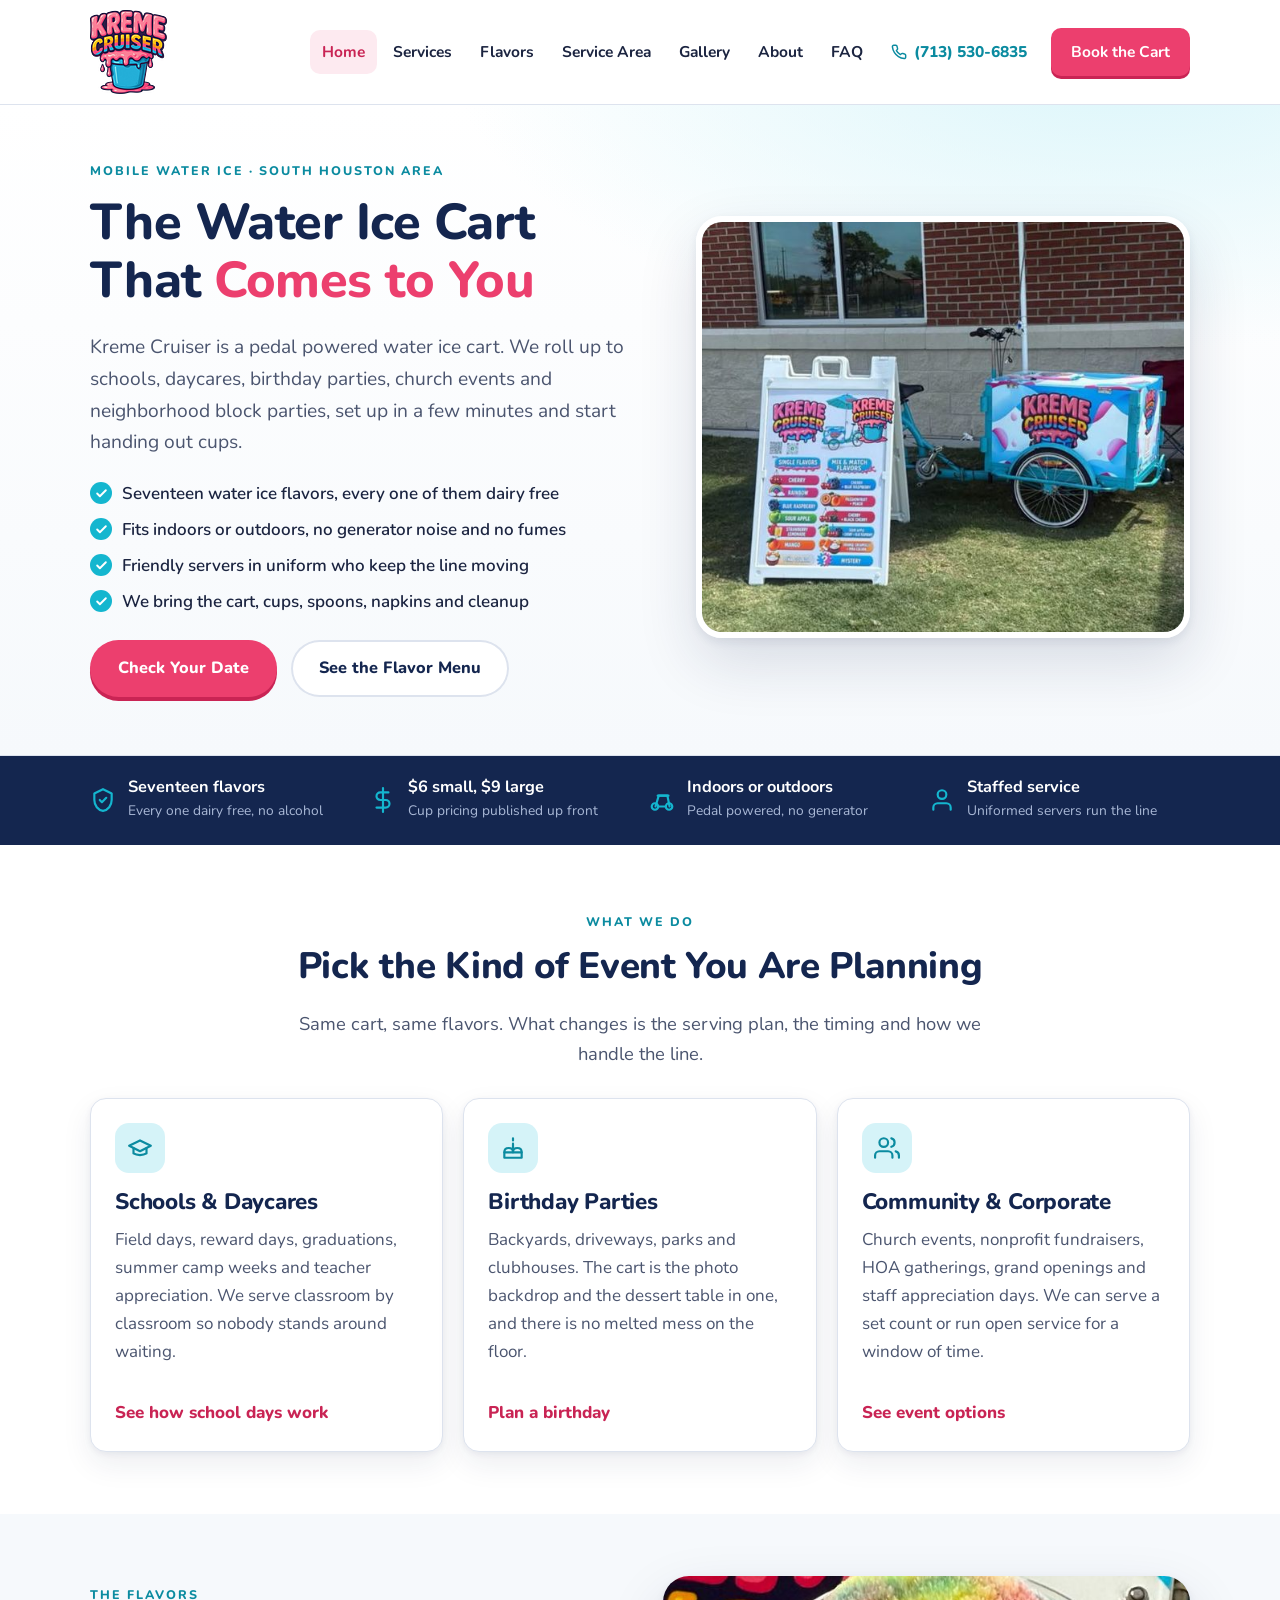
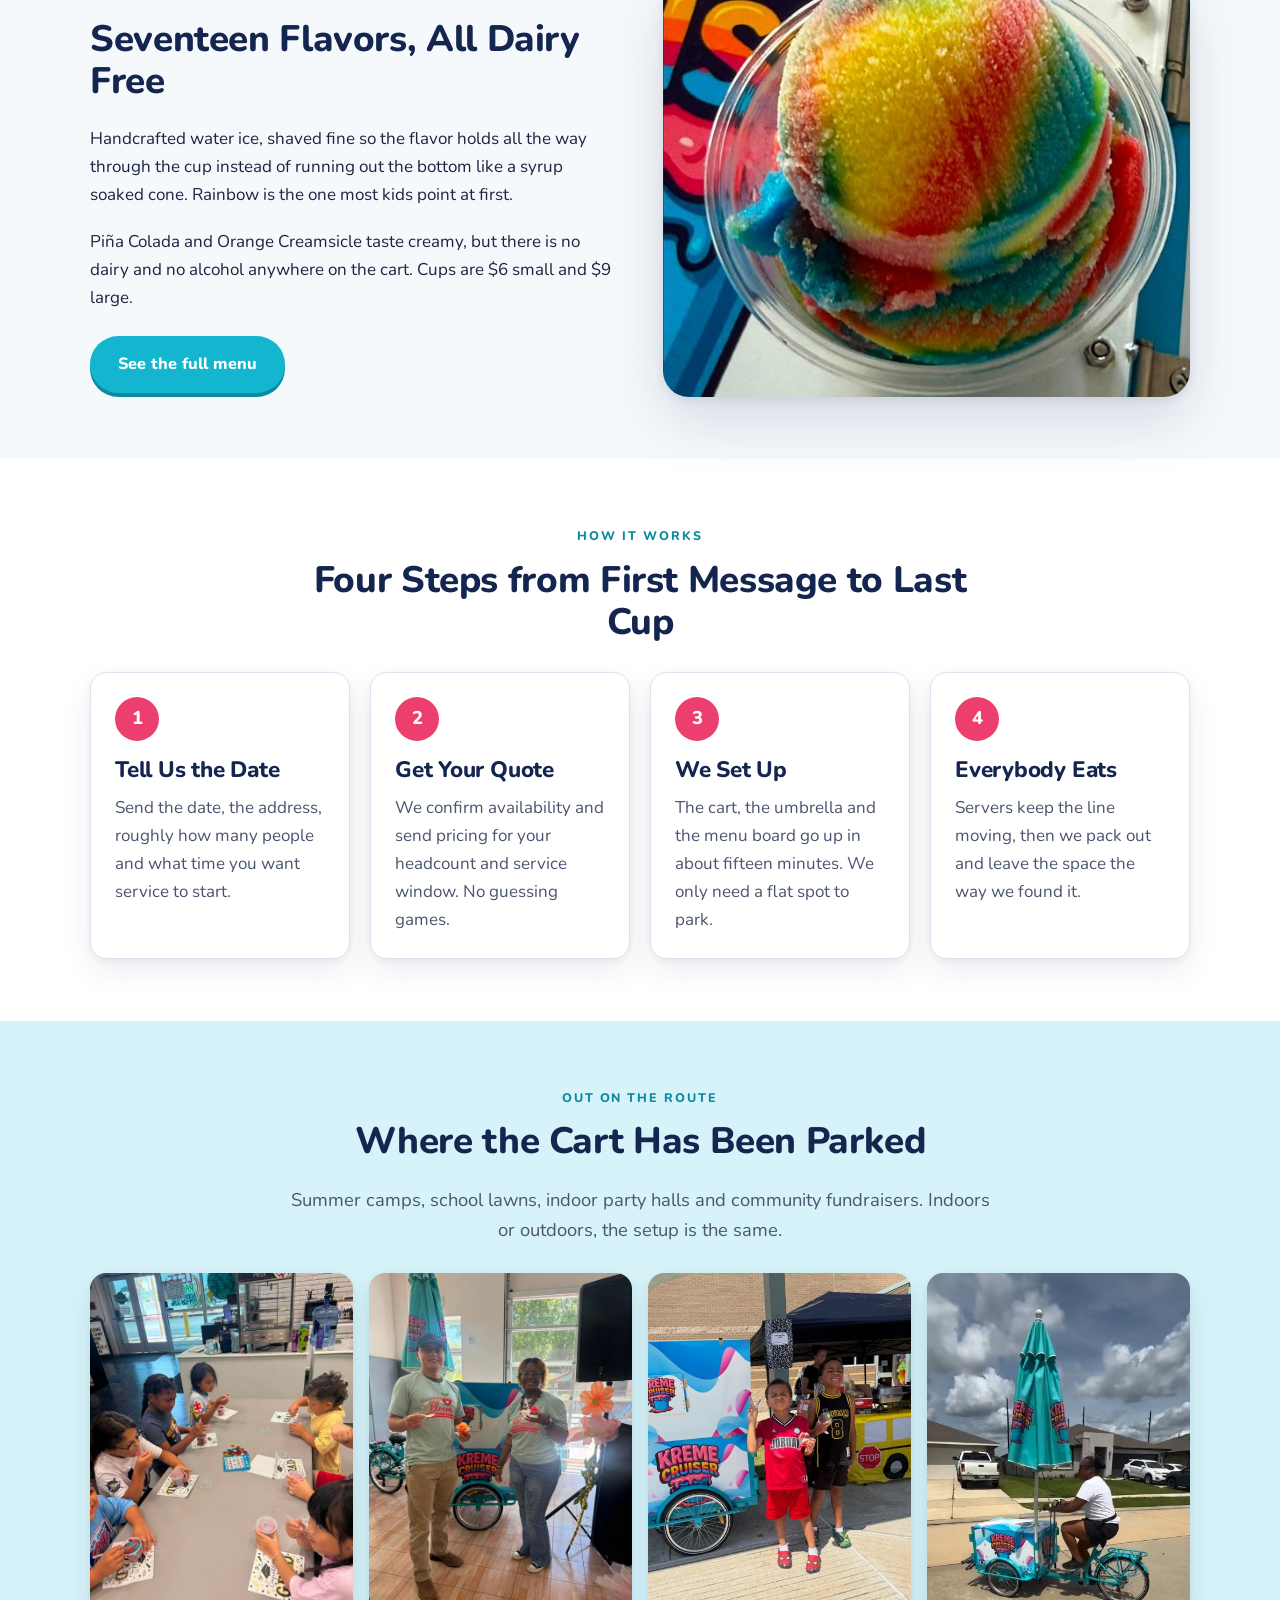
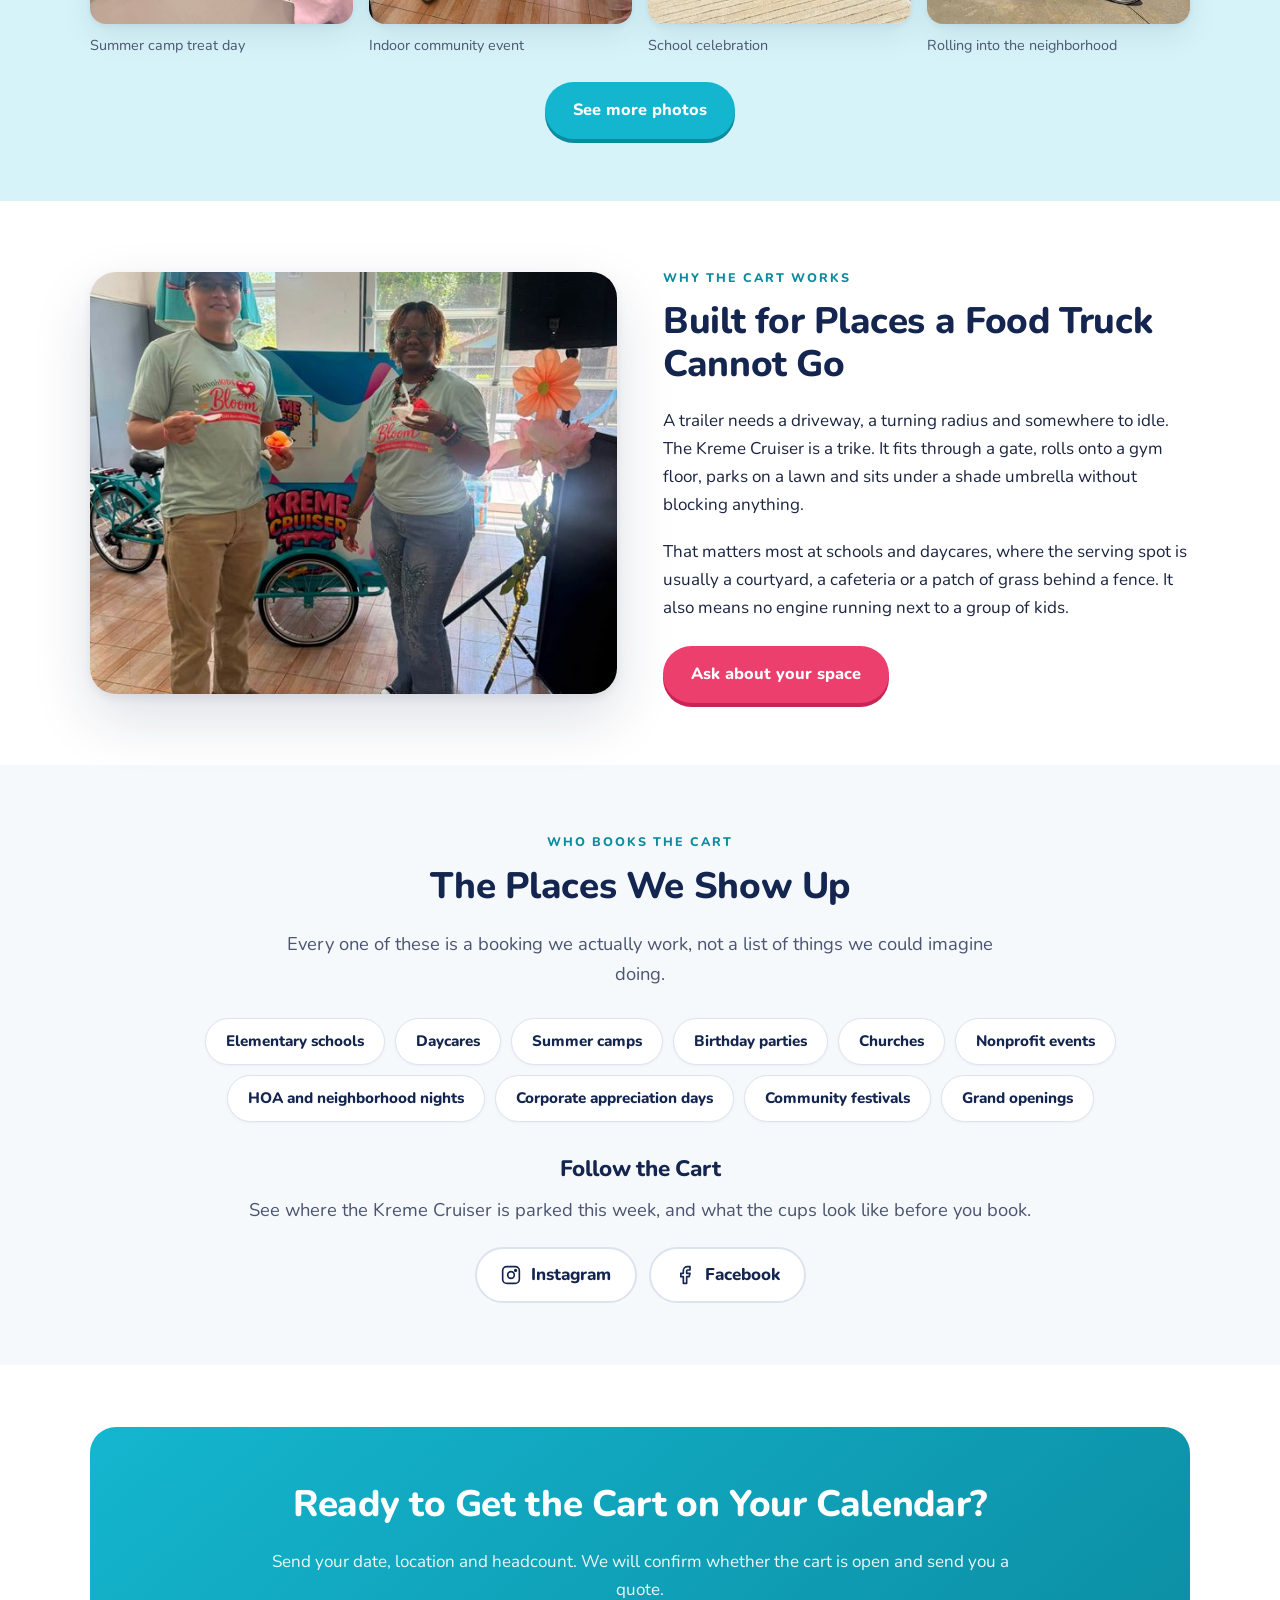
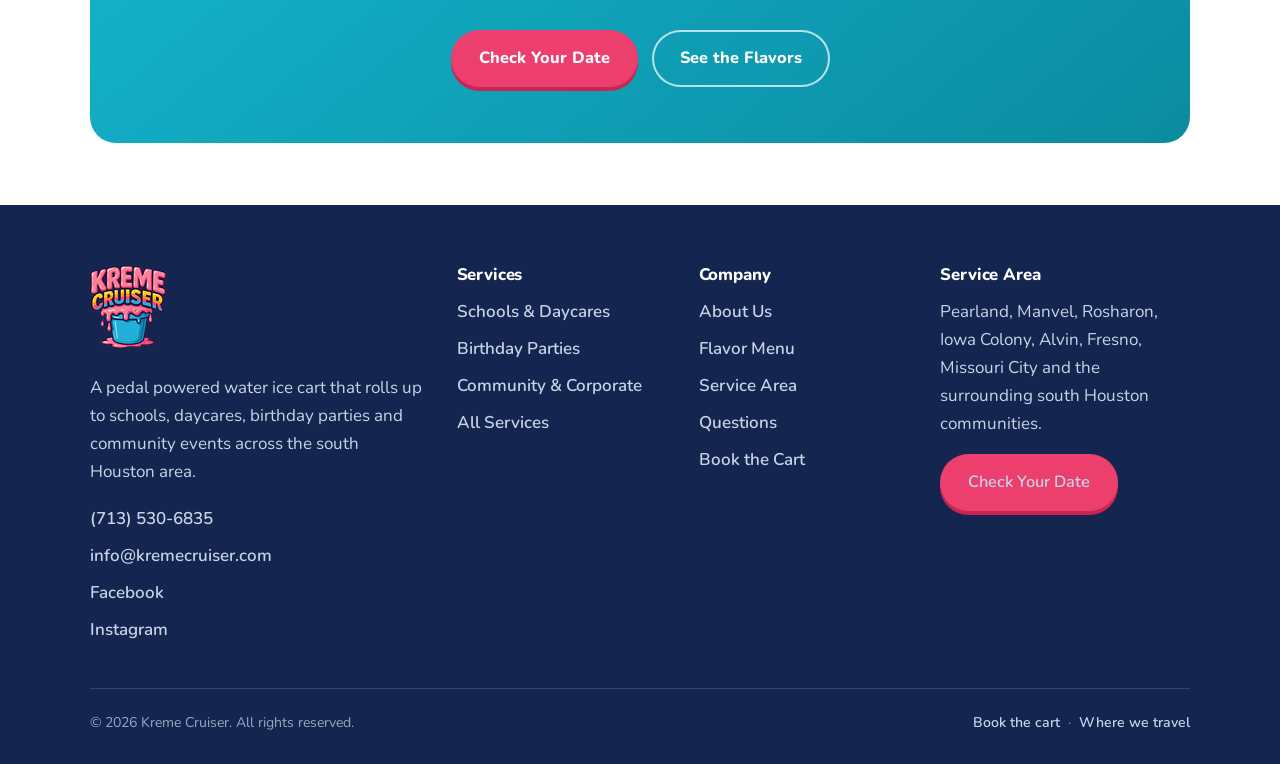
<file: index.html>
<!doctype html>
<html lang="en">
<head>
<meta charset="utf-8">
<meta name="viewport" content="width=device-width, initial-scale=1">
<title>Kreme Cruiser | Mobile Water Ice Cart, South Houston</title>
<meta name="description" content="A pedal powered water ice cart for schools, daycares, birthdays and community events around Pearland, Manvel and Rosharon. Check your date.">
<link rel="canonical" href="https://kreme-cruiser.netlify.app/">
<meta name="robots" content="index, follow">
<meta property="og:type" content="website">
<meta property="og:site_name" content="Kreme Cruiser">
<meta property="og:title" content="Kreme Cruiser | Mobile Water Ice Cart, South Houston">
<meta property="og:description" content="A pedal powered water ice cart for schools, daycares, birthdays and community events around Pearland, Manvel and Rosharon. Check your date.">
<meta property="og:url" content="https://kreme-cruiser.netlify.app/">
<meta property="og:image" content="https://kreme-cruiser.netlify.app/assets/img/og-kreme-cruiser.jpg">
<meta property="og:image:width" content="1200">
<meta property="og:image:height" content="630">
<meta property="og:image:alt" content="The Kreme Cruiser water ice cart parked under a teal umbrella beside its flavor menu board">
<meta name="twitter:card" content="summary_large_image">
<meta name="theme-color" content="#14b6cf">
<link rel="preconnect" href="https://fonts.googleapis.com">
<link rel="preconnect" href="https://fonts.gstatic.com" crossorigin>
<link rel="preload" as="style" href="https://fonts.googleapis.com/css2?family=Nunito:wght@400;600;700;800&display=swap">
<link rel="stylesheet" href="https://fonts.googleapis.com/css2?family=Nunito:wght@400;600;700;800&display=swap" media="print" onload="this.media='all';this.onload=null">
<noscript><link rel="stylesheet" href="https://fonts.googleapis.com/css2?family=Nunito:wght@400;600;700;800&display=swap"></noscript>
<link rel="stylesheet" href="assets/css/style.css?v=fdbb7ccd04">
<link rel="icon" href="assets/img/favicon-32.png?v=80367121b3" sizes="32x32" type="image/png">
<link rel="icon" href="assets/img/favicon-192.png?v=df41a5e89c" sizes="192x192" type="image/png">
<link rel="apple-touch-icon" href="assets/img/apple-touch-icon.png?v=be7489655d">
<link rel="manifest" href="site.webmanifest">
<script type="application/ld+json">{
  "@context": "https://schema.org",
  "@type": "FoodEstablishment",
  "@id": "https://kreme-cruiser.netlify.app/#business",
  "name": "Kreme Cruiser",
  "alternateName": "Kreme Cruiser Water Ice",
  "description": "Kreme Cruiser is a mobile water ice cart serving schools, daycares, birthday parties, church events and community gatherings in the south Houston area of Texas.",
  "url": "https://kreme-cruiser.netlify.app/",
  "telephone": "+1-713-530-6835",
  "email": "info@kremecruiser.com",
  "sameAs": ["https://www.instagram.com/kreme_cruiser/", "https://www.facebook.com/p/Kreme-Cruiser-61588605541964/"],
  "image": "https://kreme-cruiser.netlify.app/assets/img/og-kreme-cruiser.jpg",
  "servesCuisine": "Shaved ice",
  "priceRange": "$$",
  "areaServed": [{"@type":"City","name":"Pearland, TX"}, {"@type":"City","name":"Manvel, TX"}, {"@type":"City","name":"Rosharon, TX"}, {"@type":"City","name":"Iowa Colony, TX"}, {"@type":"City","name":"Alvin, TX"}, {"@type":"City","name":"Friendswood, TX"}, {"@type":"City","name":"Fresno, TX"}, {"@type":"City","name":"Missouri City, TX"}, {"@type":"City","name":"Sienna, TX"}, {"@type":"City","name":"Arcola, TX"}, {"@type":"City","name":"League City, TX"}, {"@type":"City","name":"South Houston, TX"}],
  "knowsAbout": ["Shaved ice catering", "School event catering", "Daycare treat days", "Birthday party catering"],
  "makesOffer": {
    "@type": "Offer",
    "itemOffered": {
      "@type": "Service",
      "name": "Mobile water ice cart service",
      "serviceType": "Event catering"
    }
  }
}</script>
</head>
<body>
<a class="skip" href="#main">Skip to content</a>
  <header class="site-header">
    <div class="wrap header-inner">
      <a class="logo" href="index.html">
        <img src="assets/img/kreme-cruiser-logo.png?v=2e368bd4f4"
             srcset="assets/img/kreme-cruiser-logo.png?v=2e368bd4f4 1x, assets/img/kreme-cruiser-logo@2x.png?v=cf0e3093c4 2x, assets/img/kreme-cruiser-logo@3x.png?v=b131eacd65 3x"
             width="77" height="84" alt="Kreme Cruiser" decoding="async">
      </a>
      <div class="header-actions">
        <a class="header-call" data-contact="phone" href="#" data-contact-item hidden aria-label="Call Kreme Cruiser">
          <svg width="21" height="21" viewBox="0 0 24 24" fill="none" stroke="currentColor" stroke-width="2.2" stroke-linecap="round" stroke-linejoin="round" aria-hidden="true"><path d="M22 16.9v3a2 2 0 0 1-2.2 2 19.8 19.8 0 0 1-8.6-3.1 19.5 19.5 0 0 1-6-6A19.8 19.8 0 0 1 2.1 4.2 2 2 0 0 1 4.1 2h3a2 2 0 0 1 2 1.7c.1.9.4 1.8.7 2.7a2 2 0 0 1-.5 2.1L8.1 9.9a16 16 0 0 0 6 6l1.4-1.2a2 2 0 0 1 2.1-.5c.9.3 1.8.6 2.7.7a2 2 0 0 1 1.7 2Z"/></svg>
          <span class="visually-hidden">Call</span>
        </a>
      <button class="nav-toggle" type="button" aria-expanded="false" aria-controls="site-nav">
        <svg width="18" height="18" viewBox="0 0 24 24" fill="none" stroke="currentColor" stroke-width="2.5" stroke-linecap="round" aria-hidden="true"><path d="M3 6h18M3 12h18M3 18h18"/></svg>
        Menu
      </button>
      </div>
      <nav class="site-nav" id="site-nav" aria-label="Main">
        <ul>
            <li><a href="index.html" aria-current="page">Home</a></li>
            <li><a href="services.html">Services</a></li>
            <li><a href="flavors.html">Flavors</a></li>
            <li><a href="service-area.html">Service Area</a></li>
            <li><a href="gallery.html">Gallery</a></li>
            <li><a href="about.html">About</a></li>
            <li><a href="faq.html">FAQ</a></li>
            <li class="nav-phone" data-contact-item hidden><a data-contact="phone" href="#"><svg width="16" height="16" viewBox="0 0 24 24" fill="none" stroke-width="2.2" stroke-linecap="round" stroke-linejoin="round" aria-hidden="true"><path d="M22 16.9v3a2 2 0 0 1-2.2 2 19.8 19.8 0 0 1-8.6-3.1 19.5 19.5 0 0 1-6-6A19.8 19.8 0 0 1 2.1 4.2 2 2 0 0 1 4.1 2h3a2 2 0 0 1 2 1.7c.1.9.4 1.8.7 2.7a2 2 0 0 1-.5 2.1L8.1 9.9a16 16 0 0 0 6 6l1.4-1.2a2 2 0 0 1 2.1-.5c.9.3 1.8.6 2.7.7a2 2 0 0 1 1.7 2Z"/></svg><span data-contact-text>Phone</span></a></li>
            <li class="nav-cta"><a href="contact.html">Book the Cart</a></li>
        </ul>
      </nav>
    </div>
  </header>
<main id="main">

  <section class="hero">
    <div class="wrap hero-grid">
      <div>
        <span class="eyebrow">Mobile water ice &middot; South Houston area</span>
        <h1>The Water Ice Cart That <span class="accent">Comes to You</span></h1>
        <p class="hero-lede">Kreme Cruiser is a pedal powered water ice cart. We roll up to schools, daycares, birthday parties, church events and neighborhood block parties, set up in a few minutes and start handing out cups.</p>
        <ul class="hero-points">
          <li>Seventeen water ice flavors, every one of them dairy free</li>
          <li>Fits indoors or outdoors, no generator noise and no fumes</li>
          <li>Friendly servers in uniform who keep the line moving</li>
          <li>We bring the cart, cups, spoons, napkins and cleanup</li>
        </ul>
        <div class="btn-row">
          <a class="btn btn-primary" href="contact.html">Check Your Date</a>
          <a class="btn btn-ghost" href="flavors.html">See the Flavor Menu</a>
        </div>
      </div>
      <div class="hero-photo">
        <img src="assets/img/cart-menu-board-1179.jpg?v=4fcaa8e783" srcset="assets/img/cart-menu-board-600.jpg?v=f7136ae4d1 600w, assets/img/cart-menu-board-1000.jpg?v=7320a657a5 1000w, assets/img/cart-menu-board-1179.jpg?v=4fcaa8e783 1179w" sizes="(max-width: 860px) 90vw, 500px" alt="The Kreme Cruiser water ice cart set up on a school lawn under a teal umbrella next to its flavor menu board" loading="eager" decoding="async">
      </div>
    </div>
  </section>


  <section class="trust-bar">
    <div class="wrap">
      <ul>
        <li><svg viewBox="0 0 24 24" fill="none" stroke-width="2" stroke-linecap="round" stroke-linejoin="round" aria-hidden="true"><path d="M12 2 4 6v6c0 5 3.4 9.4 8 10 4.6-.6 8-5 8-10V6Z"/><path d="m9 12 2 2 4-4"/></svg>
          <div><b>Seventeen flavors</b><span>Every one dairy free, no alcohol</span></div></li>
        <li><svg viewBox="0 0 24 24" fill="none" stroke-width="2" stroke-linecap="round" stroke-linejoin="round" aria-hidden="true"><path d="M12 1v22"/><path d="M17 5H9.5a3.5 3.5 0 0 0 0 7h5a3.5 3.5 0 0 1 0 7H6"/></svg>
          <div><b>$6 small, $9 large</b><span>Cup pricing published up front</span></div></li>
        <li><svg viewBox="0 0 24 24" fill="none" stroke-width="2" stroke-linecap="round" stroke-linejoin="round" aria-hidden="true"><circle cx="5.5" cy="18" r="3"/><circle cx="18.5" cy="18" r="3"/><path d="M8.5 18h7"/><path d="M6 18 9 8h8l2 10"/><path d="M8 8h10"/></svg>
          <div><b>Indoors or outdoors</b><span>Pedal powered, no generator</span></div></li>
        <li><svg viewBox="0 0 24 24" fill="none" stroke-width="2" stroke-linecap="round" stroke-linejoin="round" aria-hidden="true"><path d="M20 21v-2a4 4 0 0 0-4-4H8a4 4 0 0 0-4 4v2"/><circle cx="12" cy="7" r="4"/></svg>
          <div><b>Staffed service</b><span>Uniformed servers run the line</span></div></li>
      </ul>
    </div>
  </section>
  <section class="section">
    <div class="wrap">
      <div class="section-head center">
        <span class="eyebrow">What we do</span>
        <h2>Pick the Kind of Event You Are Planning</h2>
        <p class="lede">Same cart, same flavors. What changes is the serving plan, the timing and how we handle the line.</p>
      </div>
      <div class="grid grid-3">
        <a class="card card-link" href="schools-and-daycares.html">
          <span class="icon-badge" aria-hidden="true"><svg viewBox="0 0 24 24" fill="none" stroke-width="2" stroke-linecap="round" stroke-linejoin="round"><path d="M22 10 12 5 2 10l10 5 10-5Z"/><path d="M6 12v5c3 2 9 2 12 0v-5"/></svg></span>
          <h3>Schools &amp; Daycares</h3>
          <p>Field days, reward days, graduations, summer camp weeks and teacher appreciation. We serve classroom by classroom so nobody stands around waiting.</p>
          <span class="more">See how school days work</span>
        </a>
        <a class="card card-link" href="birthday-parties.html">
          <span class="icon-badge" aria-hidden="true"><svg viewBox="0 0 24 24" fill="none" stroke-width="2" stroke-linecap="round" stroke-linejoin="round"><path d="M4 16h16v5H4z"/><path d="M4 16c0-3 2-4 4-4s4 1 4 4c0-3 2-4 4-4s4 1 4 4"/><path d="M12 8v4M12 3v2"/></svg></span>
          <h3>Birthday Parties</h3>
          <p>Backyards, driveways, parks and clubhouses. The cart is the photo backdrop and the dessert table in one, and there is no melted mess on the floor.</p>
          <span class="more">Plan a birthday</span>
        </a>
        <a class="card card-link" href="community-and-corporate-events.html">
          <span class="icon-badge" aria-hidden="true"><svg viewBox="0 0 24 24" fill="none" stroke-width="2" stroke-linecap="round" stroke-linejoin="round"><path d="M17 21v-2a4 4 0 0 0-4-4H5a4 4 0 0 0-4 4v2"/><circle cx="9" cy="7" r="4"/><path d="M23 21v-2a4 4 0 0 0-3-3.87"/><path d="M16 3.13a4 4 0 0 1 0 7.75"/></svg></span>
          <h3>Community &amp; Corporate</h3>
          <p>Church events, nonprofit fundraisers, HOA gatherings, grand openings and staff appreciation days. We can serve a set count or run open service for a window of time.</p>
          <span class="more">See event options</span>
        </a>
      </div>
    </div>
  </section>

  <section class="section section-shell">
    <div class="wrap">
      <div class="split">
        <div>
          <span class="eyebrow">The flavors</span>
          <h2>Seventeen Flavors, All Dairy Free</h2>
          <p>Handcrafted water ice, shaved fine so the flavor holds all the way through the cup instead of running out the bottom like a syrup soaked cone. Rainbow is the one most kids point at first.</p>
          <p>Pi&ntilde;a Colada and Orange Creamsicle taste creamy, but there is no dairy and no alcohol anywhere on the cart. Cups are $6 small and $9 large.</p>
          <div class="btn-row mt-32">
            <a class="btn btn-secondary" href="flavors.html">See the full menu</a>
          </div>
        </div>
        <div><img src="assets/img/rainbow-shaved-ice-1179.jpg?v=c711240deb" srcset="assets/img/rainbow-shaved-ice-600.jpg?v=f32376c3d3 600w, assets/img/rainbow-shaved-ice-1000.jpg?v=c3ab63df27 1000w, assets/img/rainbow-shaved-ice-1179.jpg?v=c711240deb 1179w" sizes="(max-width: 860px) 90vw, 500px" alt="A cup of rainbow water ice with red, yellow, green and blue layers on the Kreme Cruiser cart" loading="lazy" decoding="async"></div>
      </div>
    </div>
  </section>

  <section class="section">
    <div class="wrap">
      <div class="section-head center">
        <span class="eyebrow">How it works</span>
        <h2>Four Steps from First Message to Last Cup</h2>
      </div>
      <div class="grid grid-4">
        <div class="card step"><div class="step-num">1</div><h3>Tell Us the Date</h3><p>Send the date, the address, roughly how many people and what time you want service to start.</p></div>
        <div class="card step"><div class="step-num">2</div><h3>Get Your Quote</h3><p>We confirm availability and send pricing for your headcount and service window. No guessing games.</p></div>
        <div class="card step"><div class="step-num">3</div><h3>We Set Up</h3><p>The cart, the umbrella and the menu board go up in about fifteen minutes. We only need a flat spot to park.</p></div>
        <div class="card step"><div class="step-num">4</div><h3>Everybody Eats</h3><p>Servers keep the line moving, then we pack out and leave the space the way we found it.</p></div>
      </div>
    </div>
  </section>

  <section class="section section-teal">
    <div class="wrap">
      <div class="section-head center">
        <span class="eyebrow">Out on the route</span>
        <h2>Where the Cart Has Been Parked</h2>
        <p class="lede">Summer camps, school lawns, indoor party halls and community fundraisers. Indoors or outdoors, the setup is the same.</p>
      </div>
      <div class="photo-strip">
        <figure><img src="assets/img/daycare-shaved-ice-party-1000.jpg?v=82e90a5bbd" srcset="assets/img/daycare-shaved-ice-party-600.jpg?v=dbaf257090 600w, assets/img/daycare-shaved-ice-party-1000.jpg?v=82e90a5bbd 1000w" sizes="(max-width: 860px) 45vw, 260px" alt="Children seated around a table at a daycare eating cups of water ice" loading="lazy" decoding="async"><figcaption>Summer camp treat day</figcaption></figure>
        <figure><img src="assets/img/kreme-cruiser-team-event-1000.jpg?v=46c14fb746" srcset="assets/img/kreme-cruiser-team-event-600.jpg?v=4797c5757e 600w, assets/img/kreme-cruiser-team-event-1000.jpg?v=46c14fb746 1000w" sizes="(max-width: 860px) 45vw, 260px" alt="Two Kreme Cruiser servers in matching shirts holding cups of water ice in front of the cart at an indoor event" loading="lazy" decoding="async"><figcaption>Indoor community event</figcaption></figure>
        <figure><img src="assets/img/kids-school-event-725.jpg?v=3ba49e61a1" srcset="assets/img/kids-school-event-600.jpg?v=3986882c0f 600w, assets/img/kids-school-event-725.jpg?v=3ba49e61a1 725w" sizes="(max-width: 860px) 45vw, 260px" alt="Two boys holding cups of water ice in front of the Kreme Cruiser cart at a school event" loading="lazy" decoding="async"><figcaption>School celebration</figcaption></figure>
        <figure><img src="assets/img/cart-neighborhood-ride-546.jpg?v=6443bb200f" srcset="assets/img/cart-neighborhood-ride-546.jpg?v=6443bb200f 546w" sizes="(max-width: 860px) 45vw, 260px" alt="The Kreme Cruiser cart being pedaled down a residential street" loading="lazy" decoding="async"><figcaption>Rolling into the neighborhood</figcaption></figure>
      </div>
      <div class="btn-row mt-32" style="justify-content:center;">
        <a class="btn btn-secondary" href="gallery.html">See more photos</a>
      </div>
    </div>
  </section>

  <section class="section">
    <div class="wrap">
      <div class="split">
        <div><img src="assets/img/kreme-cruiser-team-event-1179.jpg?v=9f79cdac81" srcset="assets/img/kreme-cruiser-team-event-600.jpg?v=4797c5757e 600w, assets/img/kreme-cruiser-team-event-1000.jpg?v=46c14fb746 1000w, assets/img/kreme-cruiser-team-event-1179.jpg?v=9f79cdac81 1179w" sizes="(max-width: 860px) 90vw, 500px" alt="Kreme Cruiser servers in branded shirts serving water ice at an indoor event" loading="lazy" decoding="async"></div>
        <div>
          <span class="eyebrow">Why the cart works</span>
          <h2>Built for Places a Food Truck Cannot Go</h2>
          <p>A trailer needs a driveway, a turning radius and somewhere to idle. The Kreme Cruiser is a trike. It fits through a gate, rolls onto a gym floor, parks on a lawn and sits under a shade umbrella without blocking anything.</p>
          <p>That matters most at schools and daycares, where the serving spot is usually a courtyard, a cafeteria or a patch of grass behind a fence. It also means no engine running next to a group of kids.</p>
          <div class="btn-row mt-32">
            <a class="btn btn-primary" href="contact.html">Ask about your space</a>
          </div>
        </div>
      </div>
    </div>
  </section>

  <section class="section section-shell">
    <div class="wrap">
      <div class="section-head center">
        <span class="eyebrow">Who books the cart</span>
        <h2>The Places We Show Up</h2>
        <p class="lede">Every one of these is a booking we actually work, not a list of things we could imagine doing.</p>
      </div>
      <ul class="venues">
        <li>Elementary schools</li><li>Daycares</li><li>Summer camps</li>
        <li>Birthday parties</li><li>Churches</li><li>Nonprofit events</li>
        <li>HOA and neighborhood nights</li><li>Corporate appreciation days</li>
        <li>Community festivals</li><li>Grand openings</li>
      </ul>
      <div class="center" style="margin-top:34px;">
        <h3>Follow the Cart</h3>
        <p class="lede" style="max-width:44em;margin:0 auto;">See where the Kreme Cruiser is parked this week, and what the cups look like before you book.</p>
        <div class="social-row">
          <a class="social-btn" data-contact="instagram" href="#" rel="noopener" data-contact-item hidden>
            <svg width="20" height="20" viewBox="0 0 24 24" fill="none" stroke="currentColor" stroke-width="2" stroke-linecap="round" stroke-linejoin="round" aria-hidden="true"><rect x="2" y="2" width="20" height="20" rx="5"/><circle cx="12" cy="12" r="4"/><circle cx="17.5" cy="6.5" r="1"/></svg>
            Instagram
          </a>
          <a class="social-btn" data-contact="facebook" href="#" rel="noopener" data-contact-item hidden>
            <svg width="20" height="20" viewBox="0 0 24 24" fill="none" stroke="currentColor" stroke-width="2" stroke-linecap="round" stroke-linejoin="round" aria-hidden="true"><path d="M18 2h-3a5 5 0 0 0-5 5v3H7v4h3v8h4v-8h3l1-4h-4V7a1 1 0 0 1 1-1h3Z"/></svg>
            Facebook
          </a>
        </div>
      </div>
    </div>
  </section>

  <section class="section">
    <div class="wrap">
      <div class="callout">
        <h2>Ready to Get the Cart on Your Calendar?</h2>
        <p>Send your date, location and headcount. We will confirm whether the cart is open and send you a quote.</p>
        <div class="btn-row">
          <a class="btn btn-primary" href="contact.html">Check Your Date</a>
          <a class="btn btn-ghost" href="flavors.html">See the Flavors</a>
        </div>
      </div>
    </div>
  </section>

</main>
  <footer class="site-footer">
    <div class="wrap">
      <div class="footer-grid">
        <div>
          <a class="logo" href="index.html">
        <img src="assets/img/kreme-cruiser-logo.png?v=2e368bd4f4"
             srcset="assets/img/kreme-cruiser-logo.png?v=2e368bd4f4 1x, assets/img/kreme-cruiser-logo@2x.png?v=cf0e3093c4 2x, assets/img/kreme-cruiser-logo@3x.png?v=b131eacd65 3x"
             width="77" height="84" alt="Kreme Cruiser" decoding="async">
      </a>
          <p style="margin-top:16px;max-width:34ch;">A pedal powered water ice cart that rolls up to schools, daycares, birthday parties and community events across the south Houston area.</p>
          <ul style="margin-top:18px;">
            <li data-contact-item hidden><a data-contact="phone" href="#">Phone</a></li>
            <li data-contact-item hidden><a data-contact="email" href="#">Email</a></li>
            <li data-contact-item hidden><a data-contact="facebook" href="#" rel="noopener">Facebook</a></li>
            <li data-contact-item hidden><a data-contact="instagram" href="#" rel="noopener">Instagram</a></li>
            <li data-contact-item hidden><a data-contact="tiktok" href="#" rel="noopener">TikTok</a></li>
          </ul>
        </div>
        <div>
          <h3>Services</h3>
          <ul><li><a href="schools-and-daycares.html">Schools &amp; Daycares</a></li><li><a href="birthday-parties.html">Birthday Parties</a></li><li><a href="community-and-corporate-events.html">Community &amp; Corporate</a></li><li><a href="services.html">All Services</a></li></ul>
        </div>
        <div>
          <h3>Company</h3>
          <ul><li><a href="about.html">About Us</a></li><li><a href="flavors.html">Flavor Menu</a></li><li><a href="service-area.html">Service Area</a></li><li><a href="faq.html">Questions</a></li><li><a href="contact.html">Book the Cart</a></li></ul>
        </div>
        <div>
          <h3>Service Area</h3>
          <p style="margin-bottom:10px;">Pearland, Manvel, Rosharon, Iowa Colony, Alvin, Fresno, Missouri City and the surrounding south Houston communities.</p>
          <a class="btn btn-primary" href="contact.html" style="margin-top:6px;">Check Your Date</a>
        </div>
      </div>
      <div class="footer-bottom">
        <p class="mb-0">&copy; <span data-year>2026</span> Kreme Cruiser. All rights reserved.</p>
        <p class="mb-0"><a href="contact.html">Book the cart</a> &nbsp;&middot;&nbsp; <a href="service-area.html">Where we travel</a></p>
      </div>
    </div>
  </footer>
<script src="assets/js/site.js?v=b6ad2d8462"></script>
</body>
</html>
</file>
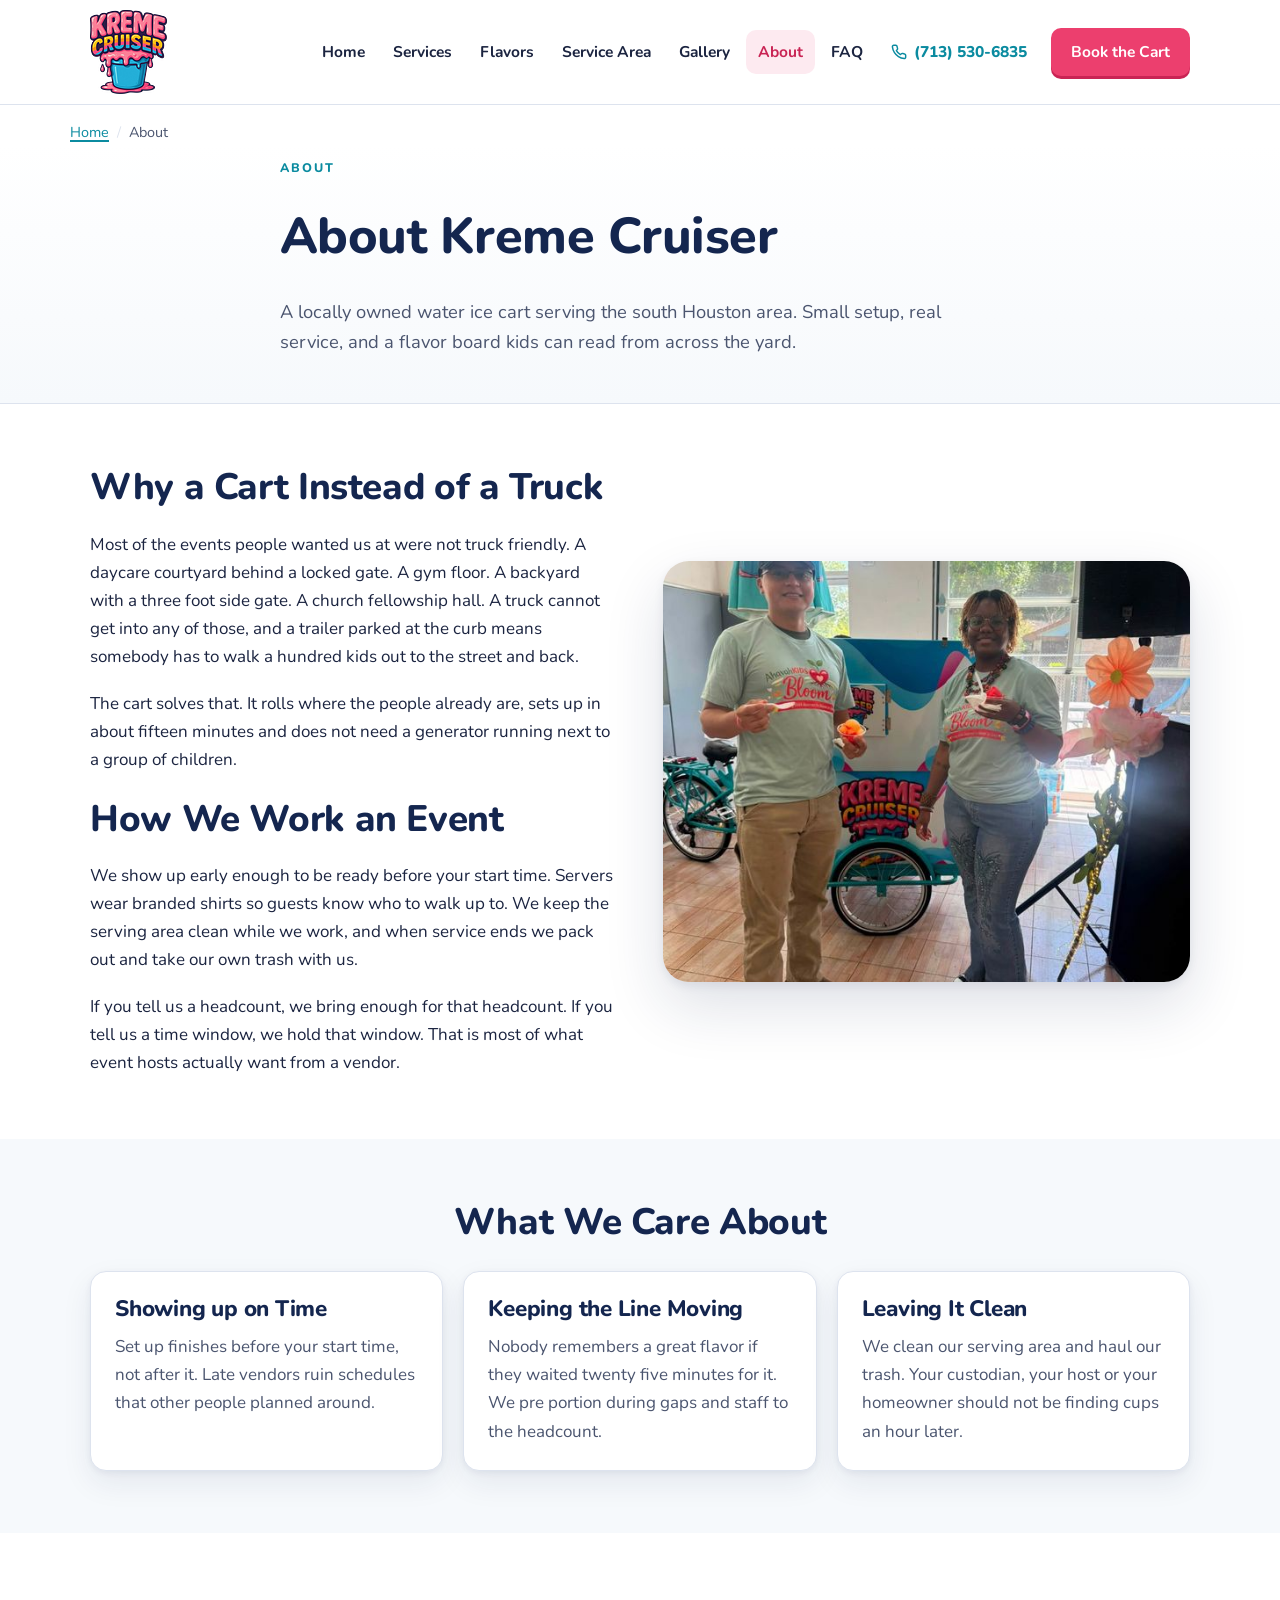
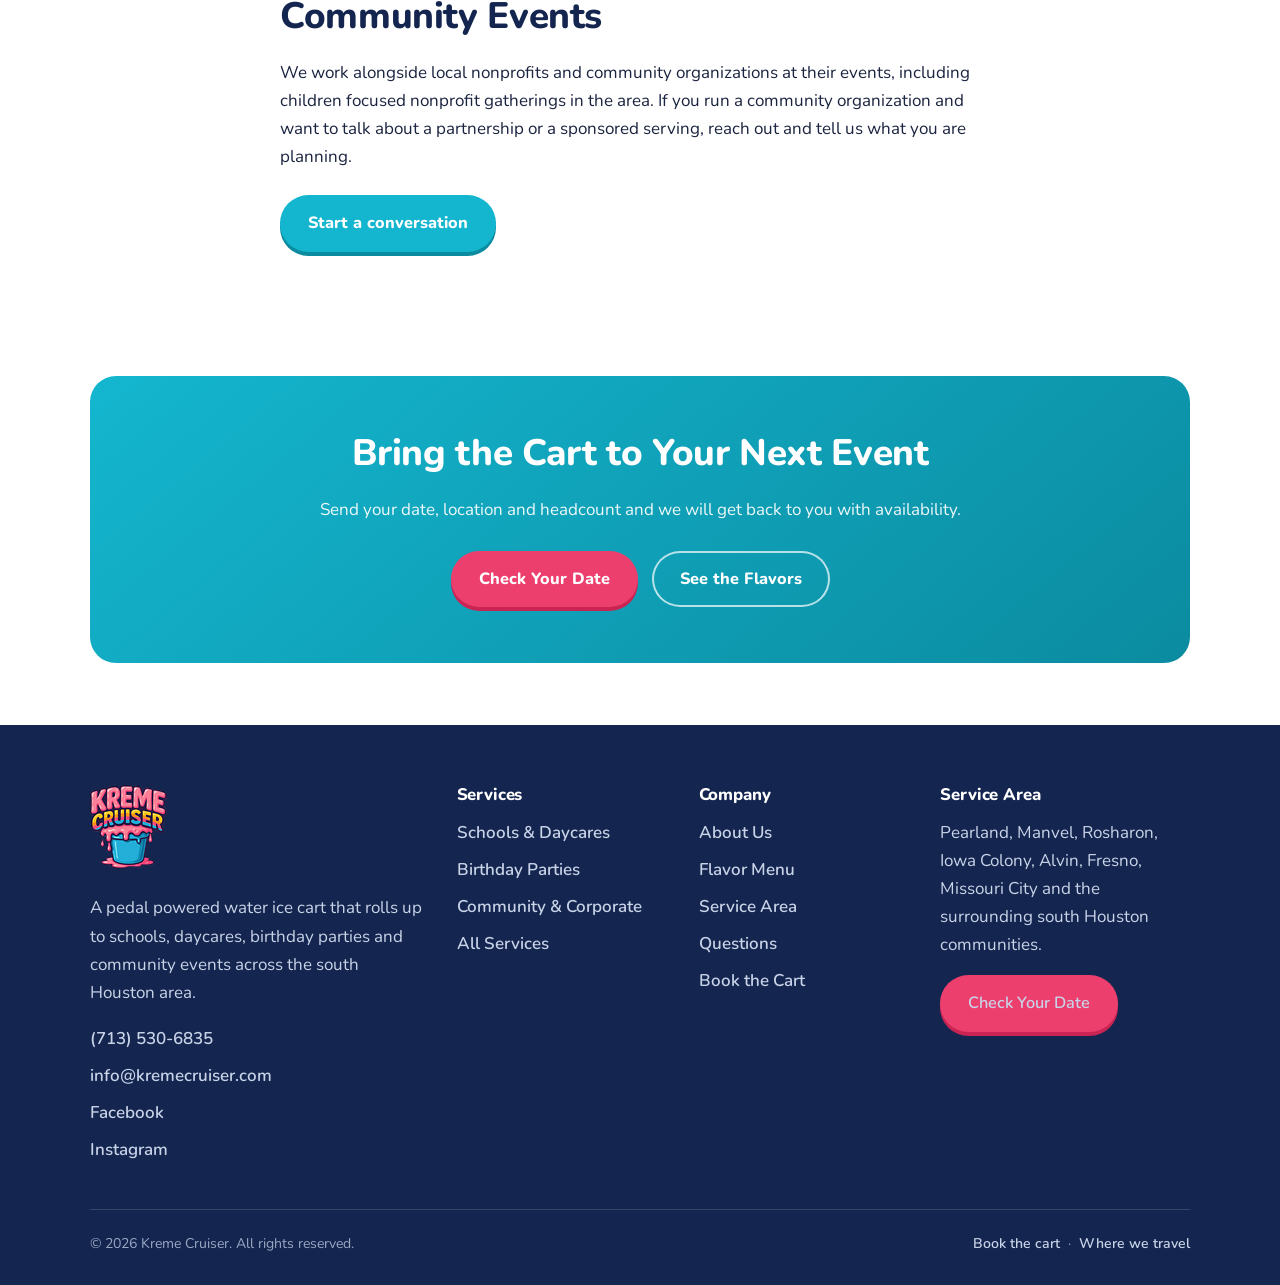
<file: about.html>
<!doctype html>
<html lang="en">
<head>
<meta charset="utf-8">
<meta name="viewport" content="width=device-width, initial-scale=1">
<title>About Kreme Cruiser | Locally Owned Water Ice Cart</title>
<meta name="description" content="Why Kreme Cruiser runs a cart instead of a truck, how we work an event, and what we care about: showing up on time, moving the line and leaving it clean.">
<link rel="canonical" href="https://kreme-cruiser.netlify.app/about.html">
<meta name="robots" content="index, follow">
<meta property="og:type" content="website">
<meta property="og:site_name" content="Kreme Cruiser">
<meta property="og:title" content="About Kreme Cruiser | Locally Owned Water Ice Cart">
<meta property="og:description" content="Why Kreme Cruiser runs a cart instead of a truck, how we work an event, and what we care about: showing up on time, moving the line and leaving it clean.">
<meta property="og:url" content="https://kreme-cruiser.netlify.app/about.html">
<meta property="og:image" content="https://kreme-cruiser.netlify.app/assets/img/og-kreme-cruiser.jpg">
<meta property="og:image:width" content="1200">
<meta property="og:image:height" content="630">
<meta property="og:image:alt" content="The Kreme Cruiser water ice cart parked under a teal umbrella beside its flavor menu board">
<meta name="twitter:card" content="summary_large_image">
<meta name="theme-color" content="#14b6cf">
<link rel="preconnect" href="https://fonts.googleapis.com">
<link rel="preconnect" href="https://fonts.gstatic.com" crossorigin>
<link rel="preload" as="style" href="https://fonts.googleapis.com/css2?family=Nunito:wght@400;600;700;800&display=swap">
<link rel="stylesheet" href="https://fonts.googleapis.com/css2?family=Nunito:wght@400;600;700;800&display=swap" media="print" onload="this.media='all';this.onload=null">
<noscript><link rel="stylesheet" href="https://fonts.googleapis.com/css2?family=Nunito:wght@400;600;700;800&display=swap"></noscript>
<link rel="stylesheet" href="assets/css/style.css?v=fdbb7ccd04">
<link rel="icon" href="assets/img/favicon-32.png?v=80367121b3" sizes="32x32" type="image/png">
<link rel="icon" href="assets/img/favicon-192.png?v=df41a5e89c" sizes="192x192" type="image/png">
<link rel="apple-touch-icon" href="assets/img/apple-touch-icon.png?v=be7489655d">
<link rel="manifest" href="site.webmanifest">
<script type="application/ld+json">{
  "@context": "https://schema.org",
  "@type": "FoodEstablishment",
  "@id": "https://kreme-cruiser.netlify.app/#business",
  "name": "Kreme Cruiser",
  "alternateName": "Kreme Cruiser Water Ice",
  "description": "Kreme Cruiser is a mobile water ice cart serving schools, daycares, birthday parties, church events and community gatherings in the south Houston area of Texas.",
  "url": "https://kreme-cruiser.netlify.app/",
  "telephone": "+1-713-530-6835",
  "email": "info@kremecruiser.com",
  "sameAs": ["https://www.instagram.com/kreme_cruiser/", "https://www.facebook.com/p/Kreme-Cruiser-61588605541964/"],
  "image": "https://kreme-cruiser.netlify.app/assets/img/og-kreme-cruiser.jpg",
  "servesCuisine": "Shaved ice",
  "priceRange": "$$",
  "areaServed": [{"@type":"City","name":"Pearland, TX"}, {"@type":"City","name":"Manvel, TX"}, {"@type":"City","name":"Rosharon, TX"}, {"@type":"City","name":"Iowa Colony, TX"}, {"@type":"City","name":"Alvin, TX"}, {"@type":"City","name":"Friendswood, TX"}, {"@type":"City","name":"Fresno, TX"}, {"@type":"City","name":"Missouri City, TX"}, {"@type":"City","name":"Sienna, TX"}, {"@type":"City","name":"Arcola, TX"}, {"@type":"City","name":"League City, TX"}, {"@type":"City","name":"South Houston, TX"}],
  "knowsAbout": ["Shaved ice catering", "School event catering", "Daycare treat days", "Birthday party catering"],
  "makesOffer": {
    "@type": "Offer",
    "itemOffered": {
      "@type": "Service",
      "name": "Mobile water ice cart service",
      "serviceType": "Event catering"
    }
  }
}</script>
<script type="application/ld+json">{"@context":"https://schema.org","@type":"BreadcrumbList","itemListElement":[{"@type":"ListItem","position":1,"name":"Home","item":"https://kreme-cruiser.netlify.app/"},{"@type":"ListItem","position":2,"name":"About","item":"https://kreme-cruiser.netlify.app/about.html"}]}</script>
</head>
<body>
<a class="skip" href="#main">Skip to content</a>
  <header class="site-header">
    <div class="wrap header-inner">
      <a class="logo" href="index.html">
        <img src="assets/img/kreme-cruiser-logo.png?v=2e368bd4f4"
             srcset="assets/img/kreme-cruiser-logo.png?v=2e368bd4f4 1x, assets/img/kreme-cruiser-logo@2x.png?v=cf0e3093c4 2x, assets/img/kreme-cruiser-logo@3x.png?v=b131eacd65 3x"
             width="77" height="84" alt="Kreme Cruiser" decoding="async">
      </a>
      <div class="header-actions">
        <a class="header-call" data-contact="phone" href="#" data-contact-item hidden aria-label="Call Kreme Cruiser">
          <svg width="21" height="21" viewBox="0 0 24 24" fill="none" stroke="currentColor" stroke-width="2.2" stroke-linecap="round" stroke-linejoin="round" aria-hidden="true"><path d="M22 16.9v3a2 2 0 0 1-2.2 2 19.8 19.8 0 0 1-8.6-3.1 19.5 19.5 0 0 1-6-6A19.8 19.8 0 0 1 2.1 4.2 2 2 0 0 1 4.1 2h3a2 2 0 0 1 2 1.7c.1.9.4 1.8.7 2.7a2 2 0 0 1-.5 2.1L8.1 9.9a16 16 0 0 0 6 6l1.4-1.2a2 2 0 0 1 2.1-.5c.9.3 1.8.6 2.7.7a2 2 0 0 1 1.7 2Z"/></svg>
          <span class="visually-hidden">Call</span>
        </a>
      <button class="nav-toggle" type="button" aria-expanded="false" aria-controls="site-nav">
        <svg width="18" height="18" viewBox="0 0 24 24" fill="none" stroke="currentColor" stroke-width="2.5" stroke-linecap="round" aria-hidden="true"><path d="M3 6h18M3 12h18M3 18h18"/></svg>
        Menu
      </button>
      </div>
      <nav class="site-nav" id="site-nav" aria-label="Main">
        <ul>
            <li><a href="index.html">Home</a></li>
            <li><a href="services.html">Services</a></li>
            <li><a href="flavors.html">Flavors</a></li>
            <li><a href="service-area.html">Service Area</a></li>
            <li><a href="gallery.html">Gallery</a></li>
            <li><a href="about.html" aria-current="page">About</a></li>
            <li><a href="faq.html">FAQ</a></li>
            <li class="nav-phone" data-contact-item hidden><a data-contact="phone" href="#"><svg width="16" height="16" viewBox="0 0 24 24" fill="none" stroke-width="2.2" stroke-linecap="round" stroke-linejoin="round" aria-hidden="true"><path d="M22 16.9v3a2 2 0 0 1-2.2 2 19.8 19.8 0 0 1-8.6-3.1 19.5 19.5 0 0 1-6-6A19.8 19.8 0 0 1 2.1 4.2 2 2 0 0 1 4.1 2h3a2 2 0 0 1 2 1.7c.1.9.4 1.8.7 2.7a2 2 0 0 1-.5 2.1L8.1 9.9a16 16 0 0 0 6 6l1.4-1.2a2 2 0 0 1 2.1-.5c.9.3 1.8.6 2.7.7a2 2 0 0 1 1.7 2Z"/></svg><span data-contact-text>Phone</span></a></li>
            <li class="nav-cta"><a href="contact.html">Book the Cart</a></li>
        </ul>
      </nav>
    </div>
  </header>
<main id="main">
  <div class="wrap crumbs"><nav aria-label="Breadcrumb"><ol><li><a href="index.html">Home</a></li><li aria-current="page">About</li></ol></nav></div>
  <section class="page-head">
    <div class="wrap narrow">
      <span class="eyebrow">About</span>
      <h1>About Kreme Cruiser</h1>
      <p class="lede">A locally owned water ice cart serving the south Houston area. Small setup, real service, and a flavor board kids can read from across the yard.</p>
    </div>
  </section>

  <section class="section">
    <div class="wrap">
      <div class="split">
        <div>
          <h2>Why a Cart Instead of a Truck</h2>
          <p>Most of the events people wanted us at were not truck friendly. A daycare courtyard behind a locked gate. A gym floor. A backyard with a three foot side gate. A church fellowship hall. A truck cannot get into any of those, and a trailer parked at the curb means somebody has to walk a hundred kids out to the street and back.</p>
          <p>The cart solves that. It rolls where the people already are, sets up in about fifteen minutes and does not need a generator running next to a group of children.</p>
          <h2 class="mt-32">How We Work an Event</h2>
          <p>We show up early enough to be ready before your start time. Servers wear branded shirts so guests know who to walk up to. We keep the serving area clean while we work, and when service ends we pack out and take our own trash with us.</p>
          <p>If you tell us a headcount, we bring enough for that headcount. If you tell us a time window, we hold that window. That is most of what event hosts actually want from a vendor.</p>
        </div>
        <div><img src="assets/img/kreme-cruiser-team-event-1179.jpg?v=9f79cdac81" srcset="assets/img/kreme-cruiser-team-event-600.jpg?v=4797c5757e 600w, assets/img/kreme-cruiser-team-event-1000.jpg?v=46c14fb746 1000w, assets/img/kreme-cruiser-team-event-1179.jpg?v=9f79cdac81 1179w" sizes="(max-width: 860px) 90vw, 500px" alt="Kreme Cruiser servers in matching branded shirts standing in front of the water ice cart" loading="lazy" decoding="async"></div>
      </div>
    </div>
  </section>

  <section class="section section-shell">
    <div class="wrap">
      <div class="section-head center"><h2>What We Care About</h2></div>
      <div class="grid grid-3">
        <div class="card"><h3>Showing up on Time</h3><p>Set up finishes before your start time, not after it. Late vendors ruin schedules that other people planned around.</p></div>
        <div class="card"><h3>Keeping the Line Moving</h3><p>Nobody remembers a great flavor if they waited twenty five minutes for it. We pre portion during gaps and staff to the headcount.</p></div>
        <div class="card"><h3>Leaving It Clean</h3><p>We clean our serving area and haul our trash. Your custodian, your host or your homeowner should not be finding cups an hour later.</p></div>
      </div>
    </div>
  </section>

  <section class="section">
    <div class="wrap narrow">
      <h2>Community Events</h2>
      <p>We work alongside local nonprofits and community organizations at their events, including children focused nonprofit gatherings in the area. If you run a community organization and want to talk about a partnership or a sponsored serving, reach out and tell us what you are planning.</p>
      <div class="btn-row mt-32"><a class="btn btn-secondary" href="contact.html">Start a conversation</a></div>
    </div>
  </section>

  <section class="section">
    <div class="wrap">
      <div class="callout">
        <h2>Bring the Cart to Your Next Event</h2>
        <p>Send your date, location and headcount and we will get back to you with availability.</p>
        <div class="btn-row">
          <a class="btn btn-primary" href="contact.html">Check Your Date</a>
          <a class="btn btn-ghost" href="flavors.html">See the Flavors</a>
        </div>
      </div>
    </div>
  </section>

</main>
  <footer class="site-footer">
    <div class="wrap">
      <div class="footer-grid">
        <div>
          <a class="logo" href="index.html">
        <img src="assets/img/kreme-cruiser-logo.png?v=2e368bd4f4"
             srcset="assets/img/kreme-cruiser-logo.png?v=2e368bd4f4 1x, assets/img/kreme-cruiser-logo@2x.png?v=cf0e3093c4 2x, assets/img/kreme-cruiser-logo@3x.png?v=b131eacd65 3x"
             width="77" height="84" alt="Kreme Cruiser" decoding="async">
      </a>
          <p style="margin-top:16px;max-width:34ch;">A pedal powered water ice cart that rolls up to schools, daycares, birthday parties and community events across the south Houston area.</p>
          <ul style="margin-top:18px;">
            <li data-contact-item hidden><a data-contact="phone" href="#">Phone</a></li>
            <li data-contact-item hidden><a data-contact="email" href="#">Email</a></li>
            <li data-contact-item hidden><a data-contact="facebook" href="#" rel="noopener">Facebook</a></li>
            <li data-contact-item hidden><a data-contact="instagram" href="#" rel="noopener">Instagram</a></li>
            <li data-contact-item hidden><a data-contact="tiktok" href="#" rel="noopener">TikTok</a></li>
          </ul>
        </div>
        <div>
          <h3>Services</h3>
          <ul><li><a href="schools-and-daycares.html">Schools &amp; Daycares</a></li><li><a href="birthday-parties.html">Birthday Parties</a></li><li><a href="community-and-corporate-events.html">Community &amp; Corporate</a></li><li><a href="services.html">All Services</a></li></ul>
        </div>
        <div>
          <h3>Company</h3>
          <ul><li><a href="about.html">About Us</a></li><li><a href="flavors.html">Flavor Menu</a></li><li><a href="service-area.html">Service Area</a></li><li><a href="faq.html">Questions</a></li><li><a href="contact.html">Book the Cart</a></li></ul>
        </div>
        <div>
          <h3>Service Area</h3>
          <p style="margin-bottom:10px;">Pearland, Manvel, Rosharon, Iowa Colony, Alvin, Fresno, Missouri City and the surrounding south Houston communities.</p>
          <a class="btn btn-primary" href="contact.html" style="margin-top:6px;">Check Your Date</a>
        </div>
      </div>
      <div class="footer-bottom">
        <p class="mb-0">&copy; <span data-year>2026</span> Kreme Cruiser. All rights reserved.</p>
        <p class="mb-0"><a href="contact.html">Book the cart</a> &nbsp;&middot;&nbsp; <a href="service-area.html">Where we travel</a></p>
      </div>
    </div>
  </footer>
<script src="assets/js/site.js?v=b6ad2d8462"></script>
</body>
</html>
</file>
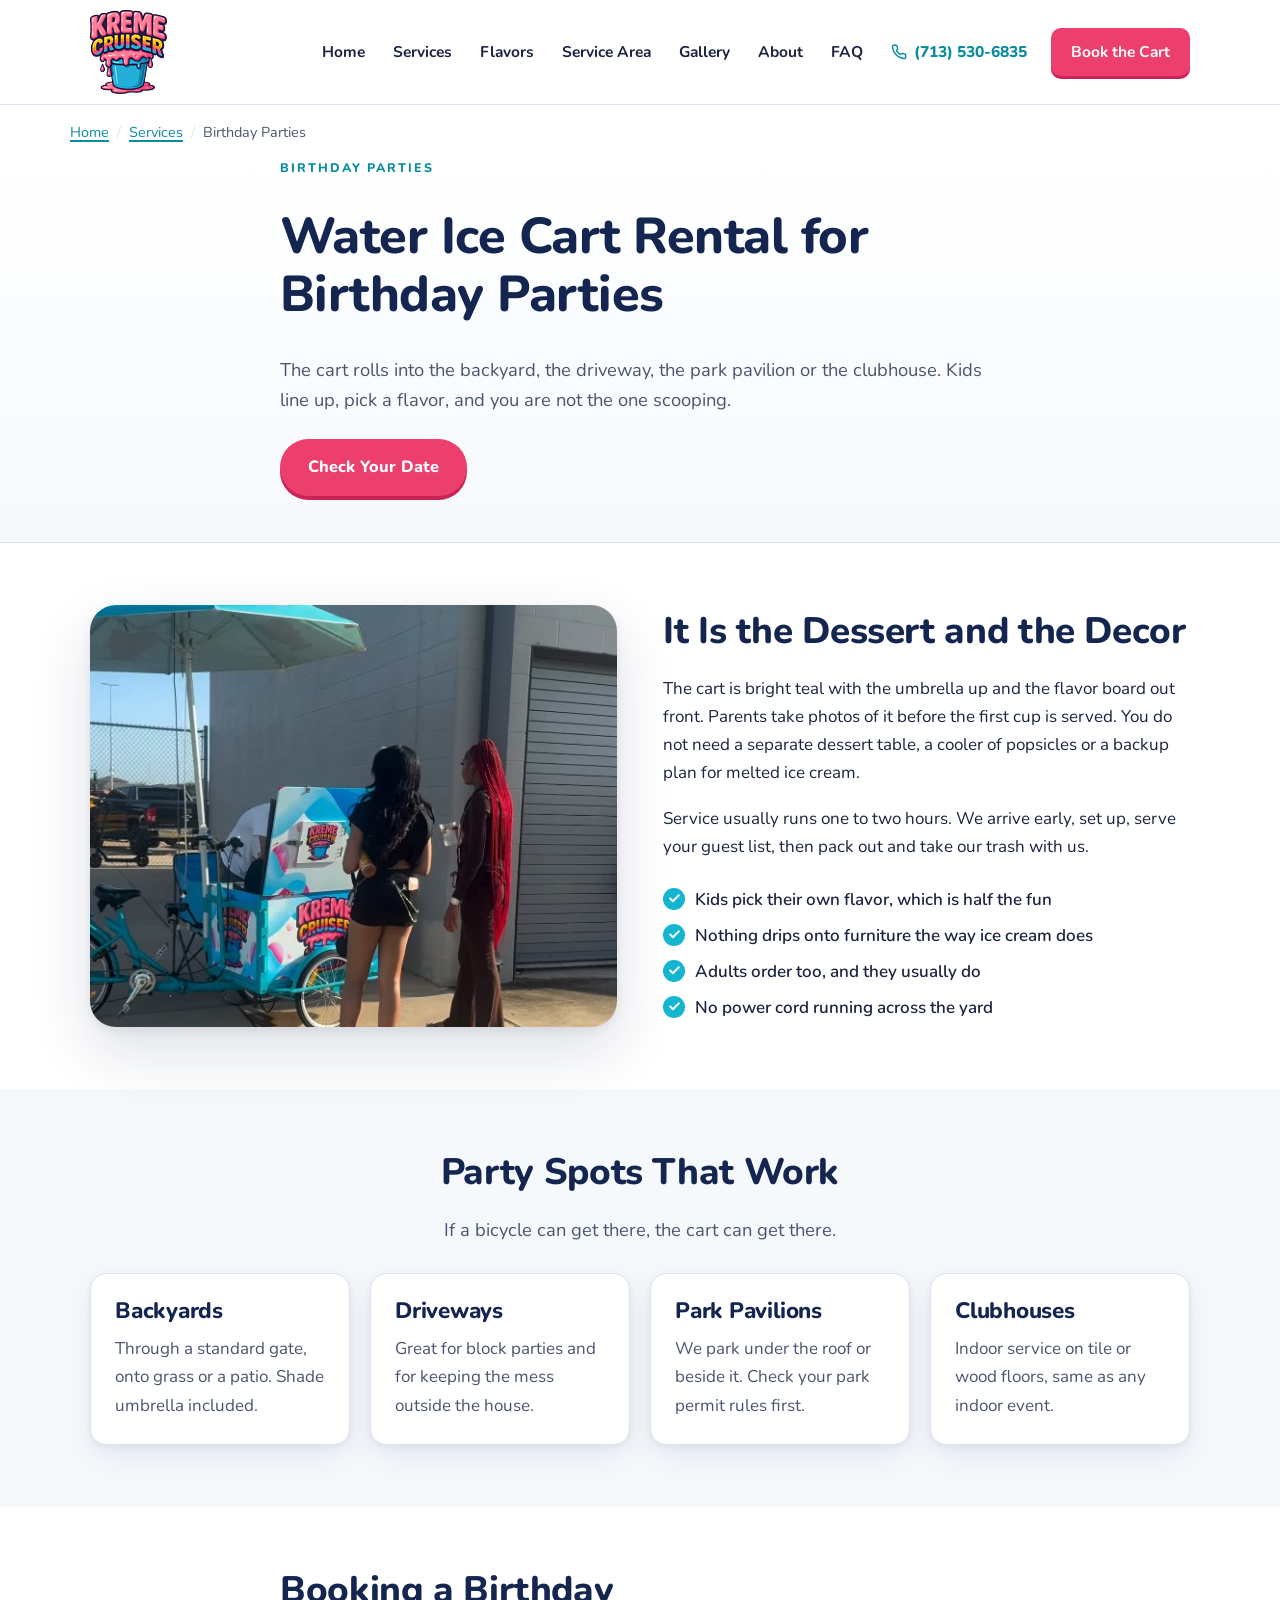
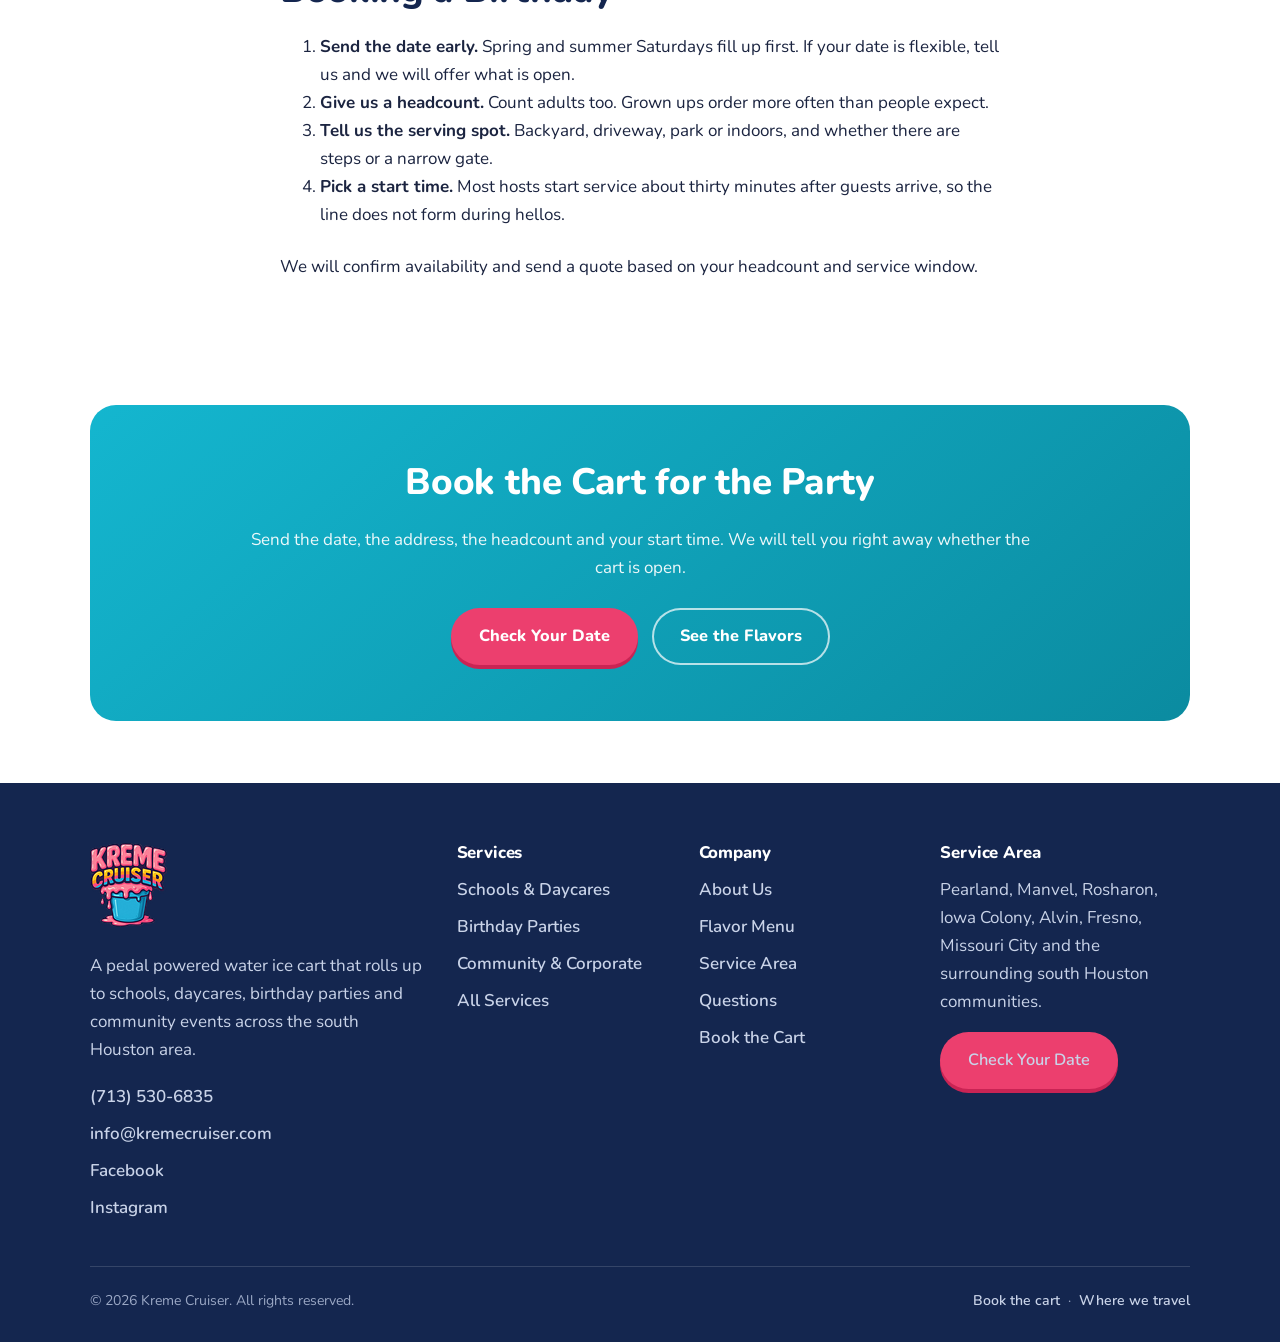
<file: birthday-parties.html>
<!doctype html>
<html lang="en">
<head>
<meta charset="utf-8">
<meta name="viewport" content="width=device-width, initial-scale=1">
<title>Water Ice Cart Rental for Birthday Parties | Kreme Cruiser</title>
<meta name="description" content="Book the Kreme Cruiser water ice cart for a birthday party in Pearland, Manvel, Rosharon or nearby. Backyards, driveways, parks and clubhouses.">
<link rel="canonical" href="https://kreme-cruiser.netlify.app/birthday-parties.html">
<meta name="robots" content="index, follow">
<meta property="og:type" content="website">
<meta property="og:site_name" content="Kreme Cruiser">
<meta property="og:title" content="Water Ice Cart Rental for Birthday Parties | Kreme Cruiser">
<meta property="og:description" content="Book the Kreme Cruiser water ice cart for a birthday party in Pearland, Manvel, Rosharon or nearby. Backyards, driveways, parks and clubhouses.">
<meta property="og:url" content="https://kreme-cruiser.netlify.app/birthday-parties.html">
<meta property="og:image" content="https://kreme-cruiser.netlify.app/assets/img/og-kreme-cruiser.jpg">
<meta property="og:image:width" content="1200">
<meta property="og:image:height" content="630">
<meta property="og:image:alt" content="The Kreme Cruiser water ice cart parked under a teal umbrella beside its flavor menu board">
<meta name="twitter:card" content="summary_large_image">
<meta name="theme-color" content="#14b6cf">
<link rel="preconnect" href="https://fonts.googleapis.com">
<link rel="preconnect" href="https://fonts.gstatic.com" crossorigin>
<link rel="preload" as="style" href="https://fonts.googleapis.com/css2?family=Nunito:wght@400;600;700;800&display=swap">
<link rel="stylesheet" href="https://fonts.googleapis.com/css2?family=Nunito:wght@400;600;700;800&display=swap" media="print" onload="this.media='all';this.onload=null">
<noscript><link rel="stylesheet" href="https://fonts.googleapis.com/css2?family=Nunito:wght@400;600;700;800&display=swap"></noscript>
<link rel="stylesheet" href="assets/css/style.css?v=fdbb7ccd04">
<link rel="icon" href="assets/img/favicon-32.png?v=80367121b3" sizes="32x32" type="image/png">
<link rel="icon" href="assets/img/favicon-192.png?v=df41a5e89c" sizes="192x192" type="image/png">
<link rel="apple-touch-icon" href="assets/img/apple-touch-icon.png?v=be7489655d">
<link rel="manifest" href="site.webmanifest">
<script type="application/ld+json">{
  "@context": "https://schema.org",
  "@type": "FoodEstablishment",
  "@id": "https://kreme-cruiser.netlify.app/#business",
  "name": "Kreme Cruiser",
  "alternateName": "Kreme Cruiser Water Ice",
  "description": "Kreme Cruiser is a mobile water ice cart serving schools, daycares, birthday parties, church events and community gatherings in the south Houston area of Texas.",
  "url": "https://kreme-cruiser.netlify.app/",
  "telephone": "+1-713-530-6835",
  "email": "info@kremecruiser.com",
  "sameAs": ["https://www.instagram.com/kreme_cruiser/", "https://www.facebook.com/p/Kreme-Cruiser-61588605541964/"],
  "image": "https://kreme-cruiser.netlify.app/assets/img/og-kreme-cruiser.jpg",
  "servesCuisine": "Shaved ice",
  "priceRange": "$$",
  "areaServed": [{"@type":"City","name":"Pearland, TX"}, {"@type":"City","name":"Manvel, TX"}, {"@type":"City","name":"Rosharon, TX"}, {"@type":"City","name":"Iowa Colony, TX"}, {"@type":"City","name":"Alvin, TX"}, {"@type":"City","name":"Friendswood, TX"}, {"@type":"City","name":"Fresno, TX"}, {"@type":"City","name":"Missouri City, TX"}, {"@type":"City","name":"Sienna, TX"}, {"@type":"City","name":"Arcola, TX"}, {"@type":"City","name":"League City, TX"}, {"@type":"City","name":"South Houston, TX"}],
  "knowsAbout": ["Shaved ice catering", "School event catering", "Daycare treat days", "Birthday party catering"],
  "makesOffer": {
    "@type": "Offer",
    "itemOffered": {
      "@type": "Service",
      "name": "Mobile water ice cart service",
      "serviceType": "Event catering"
    }
  }
}</script>
<script type="application/ld+json">{"@context":"https://schema.org","@type":"BreadcrumbList","itemListElement":[{"@type":"ListItem","position":1,"name":"Home","item":"https://kreme-cruiser.netlify.app/"},{"@type":"ListItem","position":2,"name":"Services","item":"https://kreme-cruiser.netlify.app/services.html"},{"@type":"ListItem","position":3,"name":"Birthday Parties","item":"https://kreme-cruiser.netlify.app/birthday-parties.html"}]}</script>
</head>
<body>
<a class="skip" href="#main">Skip to content</a>
  <header class="site-header">
    <div class="wrap header-inner">
      <a class="logo" href="index.html">
        <img src="assets/img/kreme-cruiser-logo.png?v=2e368bd4f4"
             srcset="assets/img/kreme-cruiser-logo.png?v=2e368bd4f4 1x, assets/img/kreme-cruiser-logo@2x.png?v=cf0e3093c4 2x, assets/img/kreme-cruiser-logo@3x.png?v=b131eacd65 3x"
             width="77" height="84" alt="Kreme Cruiser" decoding="async">
      </a>
      <div class="header-actions">
        <a class="header-call" data-contact="phone" href="#" data-contact-item hidden aria-label="Call Kreme Cruiser">
          <svg width="21" height="21" viewBox="0 0 24 24" fill="none" stroke="currentColor" stroke-width="2.2" stroke-linecap="round" stroke-linejoin="round" aria-hidden="true"><path d="M22 16.9v3a2 2 0 0 1-2.2 2 19.8 19.8 0 0 1-8.6-3.1 19.5 19.5 0 0 1-6-6A19.8 19.8 0 0 1 2.1 4.2 2 2 0 0 1 4.1 2h3a2 2 0 0 1 2 1.7c.1.9.4 1.8.7 2.7a2 2 0 0 1-.5 2.1L8.1 9.9a16 16 0 0 0 6 6l1.4-1.2a2 2 0 0 1 2.1-.5c.9.3 1.8.6 2.7.7a2 2 0 0 1 1.7 2Z"/></svg>
          <span class="visually-hidden">Call</span>
        </a>
      <button class="nav-toggle" type="button" aria-expanded="false" aria-controls="site-nav">
        <svg width="18" height="18" viewBox="0 0 24 24" fill="none" stroke="currentColor" stroke-width="2.5" stroke-linecap="round" aria-hidden="true"><path d="M3 6h18M3 12h18M3 18h18"/></svg>
        Menu
      </button>
      </div>
      <nav class="site-nav" id="site-nav" aria-label="Main">
        <ul>
            <li><a href="index.html">Home</a></li>
            <li><a href="services.html">Services</a></li>
            <li><a href="flavors.html">Flavors</a></li>
            <li><a href="service-area.html">Service Area</a></li>
            <li><a href="gallery.html">Gallery</a></li>
            <li><a href="about.html">About</a></li>
            <li><a href="faq.html">FAQ</a></li>
            <li class="nav-phone" data-contact-item hidden><a data-contact="phone" href="#"><svg width="16" height="16" viewBox="0 0 24 24" fill="none" stroke-width="2.2" stroke-linecap="round" stroke-linejoin="round" aria-hidden="true"><path d="M22 16.9v3a2 2 0 0 1-2.2 2 19.8 19.8 0 0 1-8.6-3.1 19.5 19.5 0 0 1-6-6A19.8 19.8 0 0 1 2.1 4.2 2 2 0 0 1 4.1 2h3a2 2 0 0 1 2 1.7c.1.9.4 1.8.7 2.7a2 2 0 0 1-.5 2.1L8.1 9.9a16 16 0 0 0 6 6l1.4-1.2a2 2 0 0 1 2.1-.5c.9.3 1.8.6 2.7.7a2 2 0 0 1 1.7 2Z"/></svg><span data-contact-text>Phone</span></a></li>
            <li class="nav-cta"><a href="contact.html">Book the Cart</a></li>
        </ul>
      </nav>
    </div>
  </header>
<main id="main">
  <div class="wrap crumbs"><nav aria-label="Breadcrumb"><ol><li><a href="index.html">Home</a></li><li><a href="services.html">Services</a></li><li aria-current="page">Birthday Parties</li></ol></nav></div>
  <section class="page-head">
    <div class="wrap narrow">
      <span class="eyebrow">Birthday Parties</span>
      <h1>Water Ice Cart Rental for Birthday Parties</h1>
      <p class="lede">The cart rolls into the backyard, the driveway, the park pavilion or the clubhouse. Kids line up, pick a flavor, and you are not the one scooping.</p>
      <div class="btn-row mt-32"><a class="btn btn-primary" href="contact.html?event=Birthday%20party">Check Your Date</a></div>
    </div>
  </section>

  <section class="section">
    <div class="wrap">
      <div class="split">
        <div><img src="assets/img/guests-ordering-at-cart-547.jpg?v=a4a7ed9abe" srcset="assets/img/guests-ordering-at-cart-547.jpg?v=a4a7ed9abe 547w" sizes="(max-width: 860px) 90vw, 500px" alt="Guests standing at the Kreme Cruiser cart under its umbrella at an outdoor party" loading="lazy" decoding="async"></div>
        <div>
          <h2>It Is the Dessert and the Decor</h2>
          <p>The cart is bright teal with the umbrella up and the flavor board out front. Parents take photos of it before the first cup is served. You do not need a separate dessert table, a cooler of popsicles or a backup plan for melted ice cream.</p>
          <p>Service usually runs one to two hours. We arrive early, set up, serve your guest list, then pack out and take our trash with us.</p>
          <ul class="hero-points mt-32">
            <li>Kids pick their own flavor, which is half the fun</li>
            <li>Nothing drips onto furniture the way ice cream does</li>
            <li>Adults order too, and they usually do</li>
            <li>No power cord running across the yard</li>
          </ul>
        </div>
      </div>
    </div>
  </section>

  <section class="section section-shell">
    <div class="wrap">
      <div class="section-head center"><h2>Party Spots That Work</h2><p class="lede">If a bicycle can get there, the cart can get there.</p></div>
      <div class="grid grid-4">
        <div class="card"><h3>Backyards</h3><p>Through a standard gate, onto grass or a patio. Shade umbrella included.</p></div>
        <div class="card"><h3>Driveways</h3><p>Great for block parties and for keeping the mess outside the house.</p></div>
        <div class="card"><h3>Park Pavilions</h3><p>We park under the roof or beside it. Check your park permit rules first.</p></div>
        <div class="card"><h3>Clubhouses</h3><p>Indoor service on tile or wood floors, same as any indoor event.</p></div>
      </div>
    </div>
  </section>

  <section class="section">
    <div class="wrap narrow">
      <h2>Booking a Birthday</h2>
      <ol>
        <li><strong>Send the date early.</strong> Spring and summer Saturdays fill up first. If your date is flexible, tell us and we will offer what is open.</li>
        <li><strong>Give us a headcount.</strong> Count adults too. Grown ups order more often than people expect.</li>
        <li><strong>Tell us the serving spot.</strong> Backyard, driveway, park or indoors, and whether there are steps or a narrow gate.</li>
        <li><strong>Pick a start time.</strong> Most hosts start service about thirty minutes after guests arrive, so the line does not form during hellos.</li>
      </ol>
      <p class="mt-32">We will confirm availability and send a quote based on your headcount and service window.</p>
    </div>
  </section>

  <section class="section">
    <div class="wrap">
      <div class="callout">
        <h2>Book the Cart for the Party</h2>
        <p>Send the date, the address, the headcount and your start time. We will tell you right away whether the cart is open.</p>
        <div class="btn-row">
          <a class="btn btn-primary" href="contact.html">Check Your Date</a>
          <a class="btn btn-ghost" href="flavors.html">See the Flavors</a>
        </div>
      </div>
    </div>
  </section>

</main>
  <footer class="site-footer">
    <div class="wrap">
      <div class="footer-grid">
        <div>
          <a class="logo" href="index.html">
        <img src="assets/img/kreme-cruiser-logo.png?v=2e368bd4f4"
             srcset="assets/img/kreme-cruiser-logo.png?v=2e368bd4f4 1x, assets/img/kreme-cruiser-logo@2x.png?v=cf0e3093c4 2x, assets/img/kreme-cruiser-logo@3x.png?v=b131eacd65 3x"
             width="77" height="84" alt="Kreme Cruiser" decoding="async">
      </a>
          <p style="margin-top:16px;max-width:34ch;">A pedal powered water ice cart that rolls up to schools, daycares, birthday parties and community events across the south Houston area.</p>
          <ul style="margin-top:18px;">
            <li data-contact-item hidden><a data-contact="phone" href="#">Phone</a></li>
            <li data-contact-item hidden><a data-contact="email" href="#">Email</a></li>
            <li data-contact-item hidden><a data-contact="facebook" href="#" rel="noopener">Facebook</a></li>
            <li data-contact-item hidden><a data-contact="instagram" href="#" rel="noopener">Instagram</a></li>
            <li data-contact-item hidden><a data-contact="tiktok" href="#" rel="noopener">TikTok</a></li>
          </ul>
        </div>
        <div>
          <h3>Services</h3>
          <ul><li><a href="schools-and-daycares.html">Schools &amp; Daycares</a></li><li><a href="birthday-parties.html">Birthday Parties</a></li><li><a href="community-and-corporate-events.html">Community &amp; Corporate</a></li><li><a href="services.html">All Services</a></li></ul>
        </div>
        <div>
          <h3>Company</h3>
          <ul><li><a href="about.html">About Us</a></li><li><a href="flavors.html">Flavor Menu</a></li><li><a href="service-area.html">Service Area</a></li><li><a href="faq.html">Questions</a></li><li><a href="contact.html">Book the Cart</a></li></ul>
        </div>
        <div>
          <h3>Service Area</h3>
          <p style="margin-bottom:10px;">Pearland, Manvel, Rosharon, Iowa Colony, Alvin, Fresno, Missouri City and the surrounding south Houston communities.</p>
          <a class="btn btn-primary" href="contact.html" style="margin-top:6px;">Check Your Date</a>
        </div>
      </div>
      <div class="footer-bottom">
        <p class="mb-0">&copy; <span data-year>2026</span> Kreme Cruiser. All rights reserved.</p>
        <p class="mb-0"><a href="contact.html">Book the cart</a> &nbsp;&middot;&nbsp; <a href="service-area.html">Where we travel</a></p>
      </div>
    </div>
  </footer>
<script src="assets/js/site.js?v=b6ad2d8462"></script>
</body>
</html>
</file>
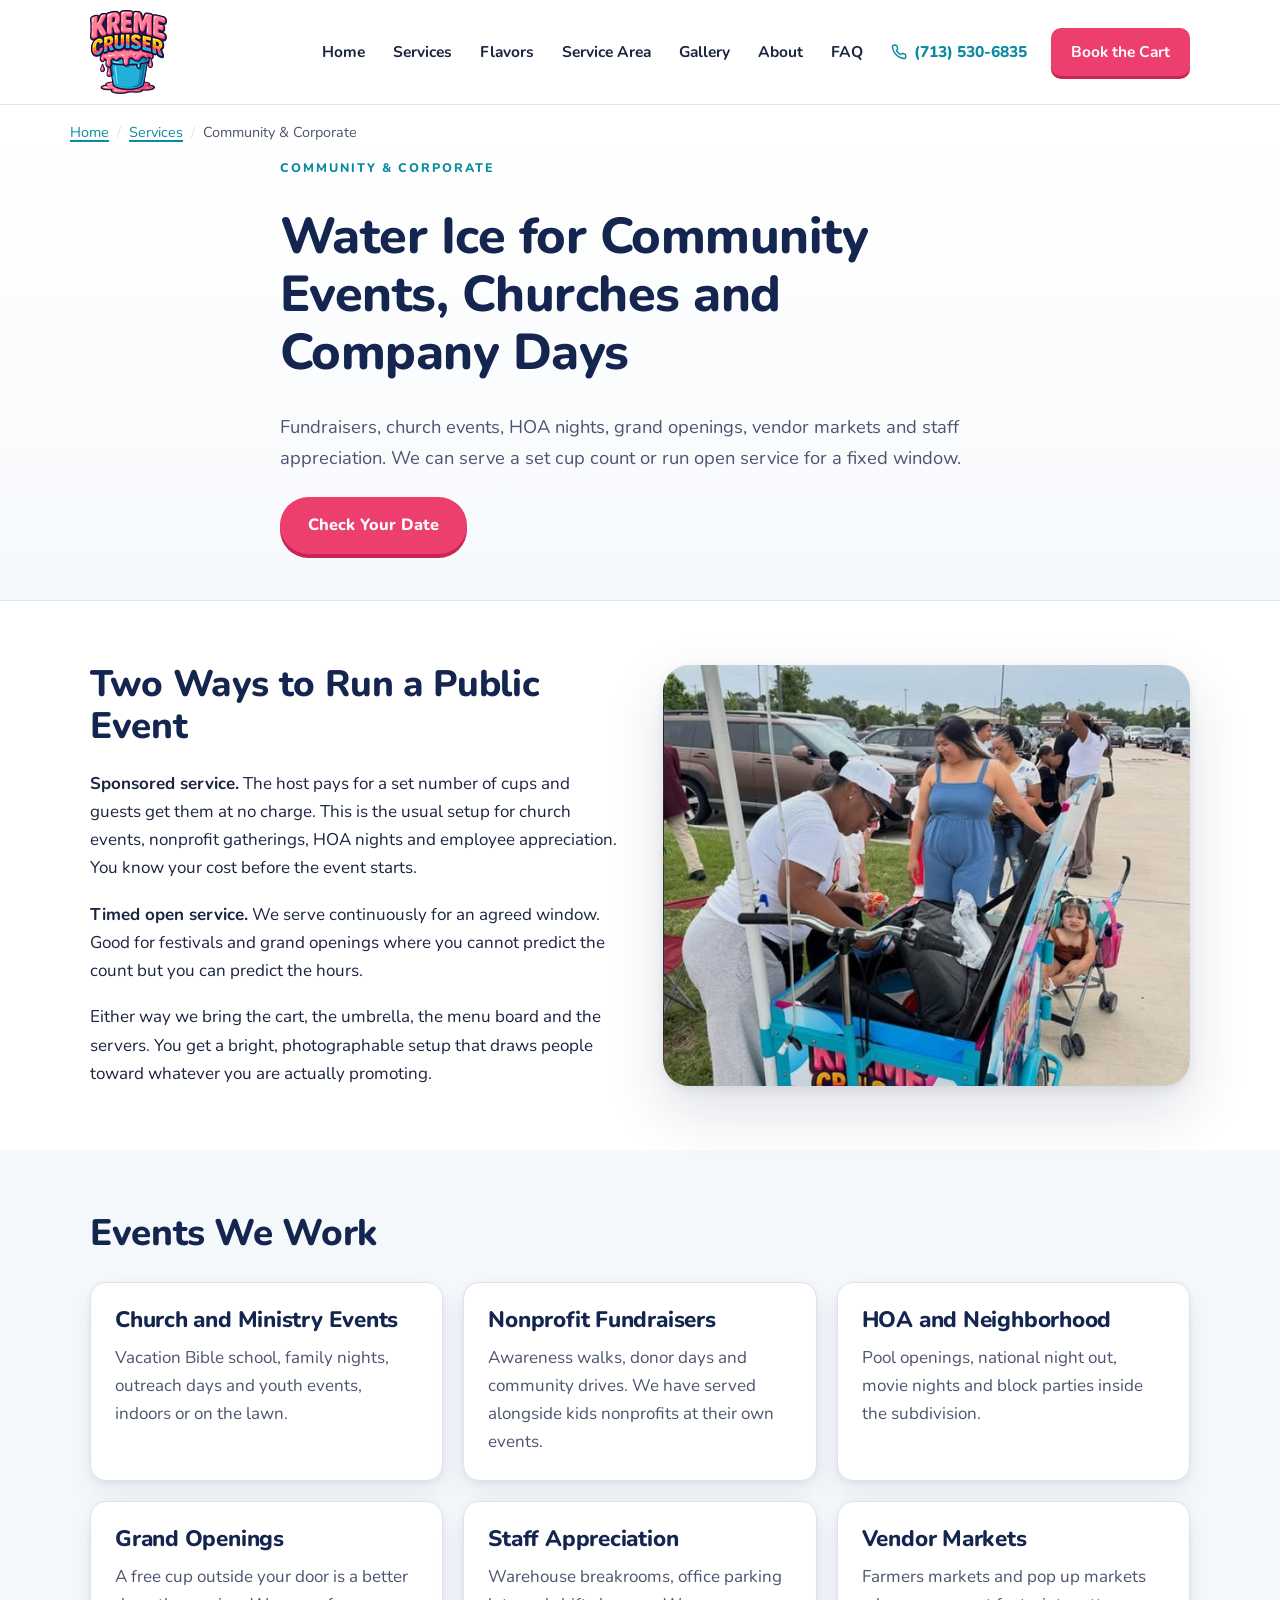
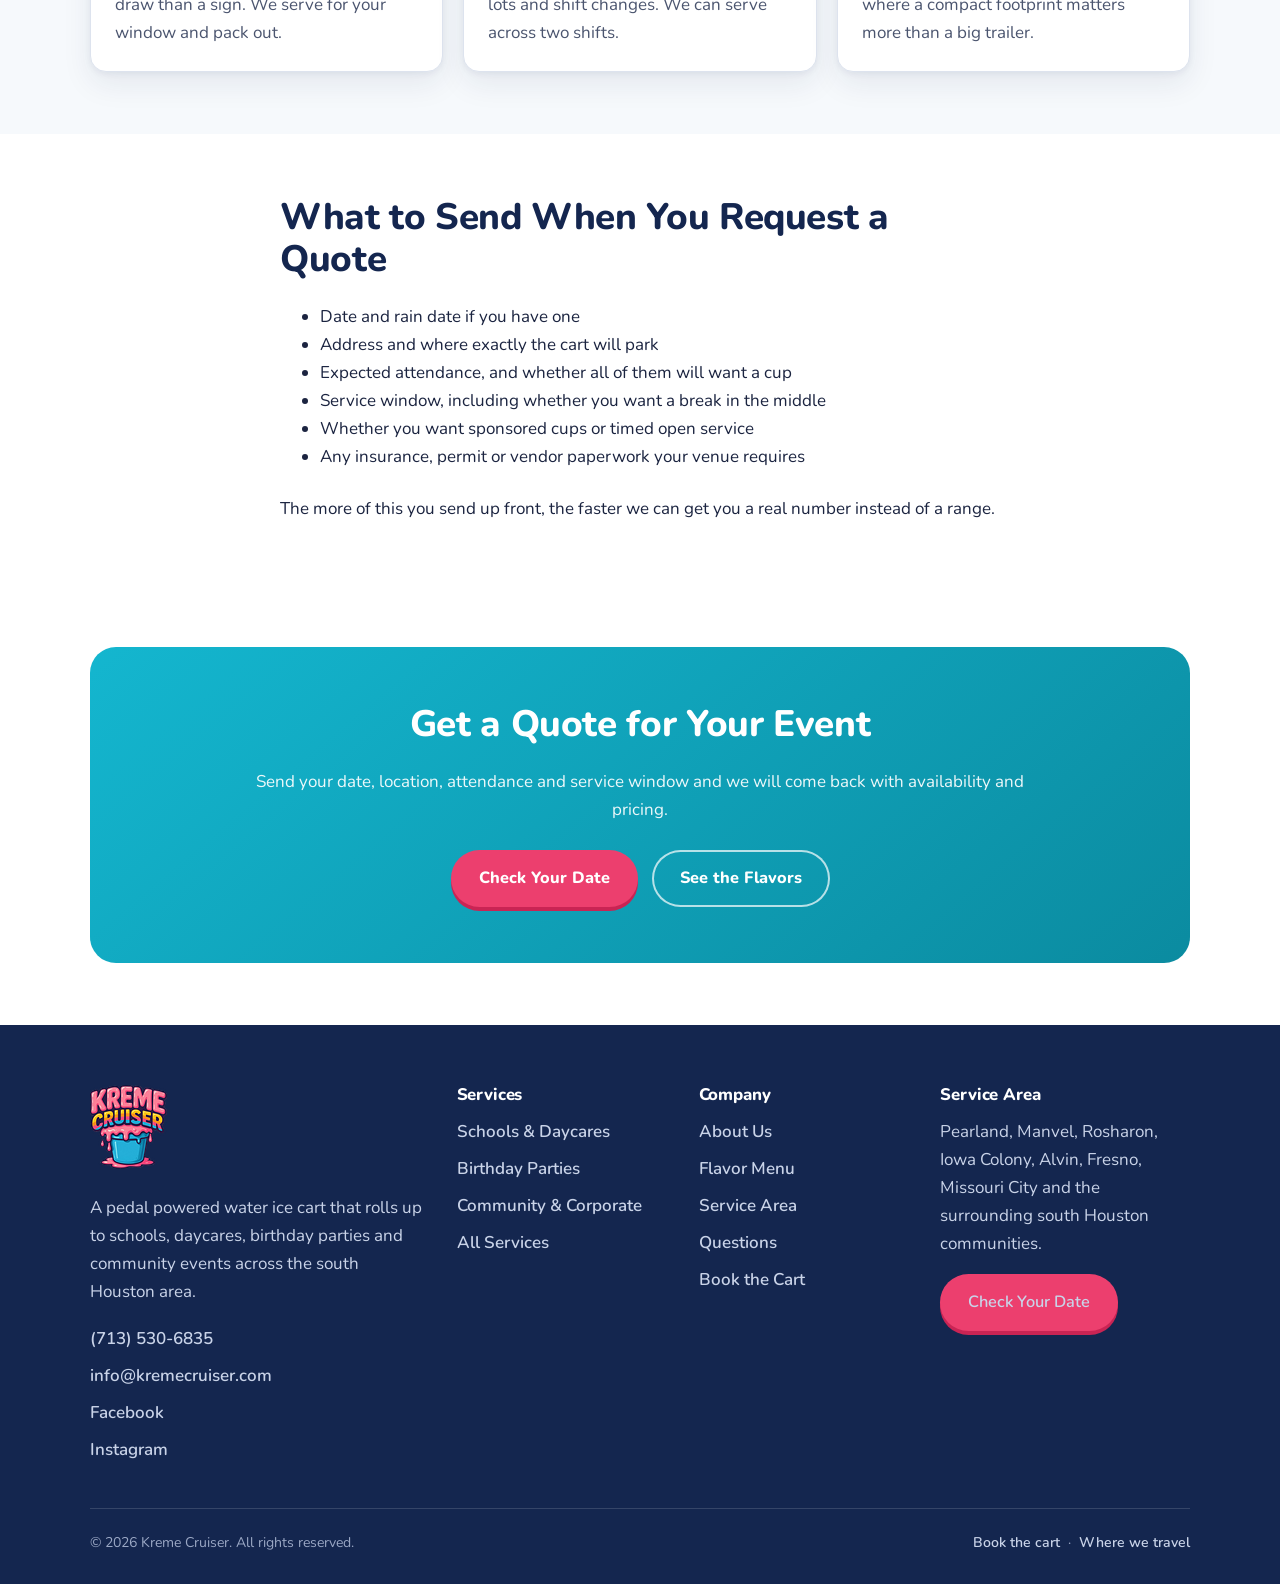
<file: community-and-corporate-events.html>
<!doctype html>
<html lang="en">
<head>
<meta charset="utf-8">
<meta name="viewport" content="width=device-width, initial-scale=1">
<title>Water Ice for Community &amp; Corporate Events | Kreme Cruiser</title>
<meta name="description" content="Sponsored cups or timed open service for church events, fundraisers, HOA nights, grand openings and staff appreciation days in the south Houston area.">
<link rel="canonical" href="https://kreme-cruiser.netlify.app/community-and-corporate-events.html">
<meta name="robots" content="index, follow">
<meta property="og:type" content="website">
<meta property="og:site_name" content="Kreme Cruiser">
<meta property="og:title" content="Water Ice for Community &amp; Corporate Events | Kreme Cruiser">
<meta property="og:description" content="Sponsored cups or timed open service for church events, fundraisers, HOA nights, grand openings and staff appreciation days in the south Houston area.">
<meta property="og:url" content="https://kreme-cruiser.netlify.app/community-and-corporate-events.html">
<meta property="og:image" content="https://kreme-cruiser.netlify.app/assets/img/og-kreme-cruiser.jpg">
<meta property="og:image:width" content="1200">
<meta property="og:image:height" content="630">
<meta property="og:image:alt" content="The Kreme Cruiser water ice cart parked under a teal umbrella beside its flavor menu board">
<meta name="twitter:card" content="summary_large_image">
<meta name="theme-color" content="#14b6cf">
<link rel="preconnect" href="https://fonts.googleapis.com">
<link rel="preconnect" href="https://fonts.gstatic.com" crossorigin>
<link rel="preload" as="style" href="https://fonts.googleapis.com/css2?family=Nunito:wght@400;600;700;800&display=swap">
<link rel="stylesheet" href="https://fonts.googleapis.com/css2?family=Nunito:wght@400;600;700;800&display=swap" media="print" onload="this.media='all';this.onload=null">
<noscript><link rel="stylesheet" href="https://fonts.googleapis.com/css2?family=Nunito:wght@400;600;700;800&display=swap"></noscript>
<link rel="stylesheet" href="assets/css/style.css?v=fdbb7ccd04">
<link rel="icon" href="assets/img/favicon-32.png?v=80367121b3" sizes="32x32" type="image/png">
<link rel="icon" href="assets/img/favicon-192.png?v=df41a5e89c" sizes="192x192" type="image/png">
<link rel="apple-touch-icon" href="assets/img/apple-touch-icon.png?v=be7489655d">
<link rel="manifest" href="site.webmanifest">
<script type="application/ld+json">{
  "@context": "https://schema.org",
  "@type": "FoodEstablishment",
  "@id": "https://kreme-cruiser.netlify.app/#business",
  "name": "Kreme Cruiser",
  "alternateName": "Kreme Cruiser Water Ice",
  "description": "Kreme Cruiser is a mobile water ice cart serving schools, daycares, birthday parties, church events and community gatherings in the south Houston area of Texas.",
  "url": "https://kreme-cruiser.netlify.app/",
  "telephone": "+1-713-530-6835",
  "email": "info@kremecruiser.com",
  "sameAs": ["https://www.instagram.com/kreme_cruiser/", "https://www.facebook.com/p/Kreme-Cruiser-61588605541964/"],
  "image": "https://kreme-cruiser.netlify.app/assets/img/og-kreme-cruiser.jpg",
  "servesCuisine": "Shaved ice",
  "priceRange": "$$",
  "areaServed": [{"@type":"City","name":"Pearland, TX"}, {"@type":"City","name":"Manvel, TX"}, {"@type":"City","name":"Rosharon, TX"}, {"@type":"City","name":"Iowa Colony, TX"}, {"@type":"City","name":"Alvin, TX"}, {"@type":"City","name":"Friendswood, TX"}, {"@type":"City","name":"Fresno, TX"}, {"@type":"City","name":"Missouri City, TX"}, {"@type":"City","name":"Sienna, TX"}, {"@type":"City","name":"Arcola, TX"}, {"@type":"City","name":"League City, TX"}, {"@type":"City","name":"South Houston, TX"}],
  "knowsAbout": ["Shaved ice catering", "School event catering", "Daycare treat days", "Birthday party catering"],
  "makesOffer": {
    "@type": "Offer",
    "itemOffered": {
      "@type": "Service",
      "name": "Mobile water ice cart service",
      "serviceType": "Event catering"
    }
  }
}</script>
<script type="application/ld+json">{"@context":"https://schema.org","@type":"BreadcrumbList","itemListElement":[{"@type":"ListItem","position":1,"name":"Home","item":"https://kreme-cruiser.netlify.app/"},{"@type":"ListItem","position":2,"name":"Services","item":"https://kreme-cruiser.netlify.app/services.html"},{"@type":"ListItem","position":3,"name":"Community and Corporate","item":"https://kreme-cruiser.netlify.app/community-and-corporate-events.html"}]}</script>
</head>
<body>
<a class="skip" href="#main">Skip to content</a>
  <header class="site-header">
    <div class="wrap header-inner">
      <a class="logo" href="index.html">
        <img src="assets/img/kreme-cruiser-logo.png?v=2e368bd4f4"
             srcset="assets/img/kreme-cruiser-logo.png?v=2e368bd4f4 1x, assets/img/kreme-cruiser-logo@2x.png?v=cf0e3093c4 2x, assets/img/kreme-cruiser-logo@3x.png?v=b131eacd65 3x"
             width="77" height="84" alt="Kreme Cruiser" decoding="async">
      </a>
      <div class="header-actions">
        <a class="header-call" data-contact="phone" href="#" data-contact-item hidden aria-label="Call Kreme Cruiser">
          <svg width="21" height="21" viewBox="0 0 24 24" fill="none" stroke="currentColor" stroke-width="2.2" stroke-linecap="round" stroke-linejoin="round" aria-hidden="true"><path d="M22 16.9v3a2 2 0 0 1-2.2 2 19.8 19.8 0 0 1-8.6-3.1 19.5 19.5 0 0 1-6-6A19.8 19.8 0 0 1 2.1 4.2 2 2 0 0 1 4.1 2h3a2 2 0 0 1 2 1.7c.1.9.4 1.8.7 2.7a2 2 0 0 1-.5 2.1L8.1 9.9a16 16 0 0 0 6 6l1.4-1.2a2 2 0 0 1 2.1-.5c.9.3 1.8.6 2.7.7a2 2 0 0 1 1.7 2Z"/></svg>
          <span class="visually-hidden">Call</span>
        </a>
      <button class="nav-toggle" type="button" aria-expanded="false" aria-controls="site-nav">
        <svg width="18" height="18" viewBox="0 0 24 24" fill="none" stroke="currentColor" stroke-width="2.5" stroke-linecap="round" aria-hidden="true"><path d="M3 6h18M3 12h18M3 18h18"/></svg>
        Menu
      </button>
      </div>
      <nav class="site-nav" id="site-nav" aria-label="Main">
        <ul>
            <li><a href="index.html">Home</a></li>
            <li><a href="services.html">Services</a></li>
            <li><a href="flavors.html">Flavors</a></li>
            <li><a href="service-area.html">Service Area</a></li>
            <li><a href="gallery.html">Gallery</a></li>
            <li><a href="about.html">About</a></li>
            <li><a href="faq.html">FAQ</a></li>
            <li class="nav-phone" data-contact-item hidden><a data-contact="phone" href="#"><svg width="16" height="16" viewBox="0 0 24 24" fill="none" stroke-width="2.2" stroke-linecap="round" stroke-linejoin="round" aria-hidden="true"><path d="M22 16.9v3a2 2 0 0 1-2.2 2 19.8 19.8 0 0 1-8.6-3.1 19.5 19.5 0 0 1-6-6A19.8 19.8 0 0 1 2.1 4.2 2 2 0 0 1 4.1 2h3a2 2 0 0 1 2 1.7c.1.9.4 1.8.7 2.7a2 2 0 0 1-.5 2.1L8.1 9.9a16 16 0 0 0 6 6l1.4-1.2a2 2 0 0 1 2.1-.5c.9.3 1.8.6 2.7.7a2 2 0 0 1 1.7 2Z"/></svg><span data-contact-text>Phone</span></a></li>
            <li class="nav-cta"><a href="contact.html">Book the Cart</a></li>
        </ul>
      </nav>
    </div>
  </header>
<main id="main">
  <div class="wrap crumbs"><nav aria-label="Breadcrumb"><ol><li><a href="index.html">Home</a></li><li><a href="services.html">Services</a></li><li aria-current="page">Community &amp; Corporate</li></ol></nav></div>
  <section class="page-head">
    <div class="wrap narrow">
      <span class="eyebrow">Community &amp; Corporate</span>
      <h1>Water Ice for Community Events, Churches and Company Days</h1>
      <p class="lede">Fundraisers, church events, HOA nights, grand openings, vendor markets and staff appreciation. We can serve a set cup count or run open service for a fixed window.</p>
      <div class="btn-row mt-32"><a class="btn btn-primary" href="contact.html?event=Community%20or%20corporate">Check Your Date</a></div>
    </div>
  </section>

  <section class="section">
    <div class="wrap">
      <div class="split">
        <div>
          <h2>Two Ways to Run a Public Event</h2>
          <p><strong>Sponsored service.</strong> The host pays for a set number of cups and guests get them at no charge. This is the usual setup for church events, nonprofit gatherings, HOA nights and employee appreciation. You know your cost before the event starts.</p>
          <p><strong>Timed open service.</strong> We serve continuously for an agreed window. Good for festivals and grand openings where you cannot predict the count but you can predict the hours.</p>
          <p>Either way we bring the cart, the umbrella, the menu board and the servers. You get a bright, photographable setup that draws people toward whatever you are actually promoting.</p>
        </div>
        <div><img src="assets/img/serving-community-event-722.jpg?v=02c997f39e" srcset="assets/img/serving-community-event-600.jpg?v=67e6cc764f 600w, assets/img/serving-community-event-722.jpg?v=02c997f39e 722w" sizes="(max-width: 860px) 90vw, 500px" alt="A Kreme Cruiser server scooping water ice for families at an outdoor community event" loading="lazy" decoding="async"></div>
      </div>
    </div>
  </section>

  <section class="section section-shell">
    <div class="wrap">
      <div class="section-head"><h2>Events We Work</h2></div>
      <div class="grid grid-3">
        <div class="card"><h3>Church and Ministry Events</h3><p>Vacation Bible school, family nights, outreach days and youth events, indoors or on the lawn.</p></div>
        <div class="card"><h3>Nonprofit Fundraisers</h3><p>Awareness walks, donor days and community drives. We have served alongside kids nonprofits at their own events.</p></div>
        <div class="card"><h3>HOA and Neighborhood</h3><p>Pool openings, national night out, movie nights and block parties inside the subdivision.</p></div>
        <div class="card"><h3>Grand Openings</h3><p>A free cup outside your door is a better draw than a sign. We serve for your window and pack out.</p></div>
        <div class="card"><h3>Staff Appreciation</h3><p>Warehouse breakrooms, office parking lots and shift changes. We can serve across two shifts.</p></div>
        <div class="card"><h3>Vendor Markets</h3><p>Farmers markets and pop up markets where a compact footprint matters more than a big trailer.</p></div>
      </div>
    </div>
  </section>

  <section class="section">
    <div class="wrap narrow">
      <h2>What to Send When You Request a Quote</h2>
      <ul>
        <li>Date and rain date if you have one</li>
        <li>Address and where exactly the cart will park</li>
        <li>Expected attendance, and whether all of them will want a cup</li>
        <li>Service window, including whether you want a break in the middle</li>
        <li>Whether you want sponsored cups or timed open service</li>
        <li>Any insurance, permit or vendor paperwork your venue requires</li>
      </ul>
      <p class="mt-32">The more of this you send up front, the faster we can get you a real number instead of a range.</p>
    </div>
  </section>

  <section class="section">
    <div class="wrap">
      <div class="callout">
        <h2>Get a Quote for Your Event</h2>
        <p>Send your date, location, attendance and service window and we will come back with availability and pricing.</p>
        <div class="btn-row">
          <a class="btn btn-primary" href="contact.html">Check Your Date</a>
          <a class="btn btn-ghost" href="flavors.html">See the Flavors</a>
        </div>
      </div>
    </div>
  </section>

</main>
  <footer class="site-footer">
    <div class="wrap">
      <div class="footer-grid">
        <div>
          <a class="logo" href="index.html">
        <img src="assets/img/kreme-cruiser-logo.png?v=2e368bd4f4"
             srcset="assets/img/kreme-cruiser-logo.png?v=2e368bd4f4 1x, assets/img/kreme-cruiser-logo@2x.png?v=cf0e3093c4 2x, assets/img/kreme-cruiser-logo@3x.png?v=b131eacd65 3x"
             width="77" height="84" alt="Kreme Cruiser" decoding="async">
      </a>
          <p style="margin-top:16px;max-width:34ch;">A pedal powered water ice cart that rolls up to schools, daycares, birthday parties and community events across the south Houston area.</p>
          <ul style="margin-top:18px;">
            <li data-contact-item hidden><a data-contact="phone" href="#">Phone</a></li>
            <li data-contact-item hidden><a data-contact="email" href="#">Email</a></li>
            <li data-contact-item hidden><a data-contact="facebook" href="#" rel="noopener">Facebook</a></li>
            <li data-contact-item hidden><a data-contact="instagram" href="#" rel="noopener">Instagram</a></li>
            <li data-contact-item hidden><a data-contact="tiktok" href="#" rel="noopener">TikTok</a></li>
          </ul>
        </div>
        <div>
          <h3>Services</h3>
          <ul><li><a href="schools-and-daycares.html">Schools &amp; Daycares</a></li><li><a href="birthday-parties.html">Birthday Parties</a></li><li><a href="community-and-corporate-events.html">Community &amp; Corporate</a></li><li><a href="services.html">All Services</a></li></ul>
        </div>
        <div>
          <h3>Company</h3>
          <ul><li><a href="about.html">About Us</a></li><li><a href="flavors.html">Flavor Menu</a></li><li><a href="service-area.html">Service Area</a></li><li><a href="faq.html">Questions</a></li><li><a href="contact.html">Book the Cart</a></li></ul>
        </div>
        <div>
          <h3>Service Area</h3>
          <p style="margin-bottom:10px;">Pearland, Manvel, Rosharon, Iowa Colony, Alvin, Fresno, Missouri City and the surrounding south Houston communities.</p>
          <a class="btn btn-primary" href="contact.html" style="margin-top:6px;">Check Your Date</a>
        </div>
      </div>
      <div class="footer-bottom">
        <p class="mb-0">&copy; <span data-year>2026</span> Kreme Cruiser. All rights reserved.</p>
        <p class="mb-0"><a href="contact.html">Book the cart</a> &nbsp;&middot;&nbsp; <a href="service-area.html">Where we travel</a></p>
      </div>
    </div>
  </footer>
<script src="assets/js/site.js?v=b6ad2d8462"></script>
</body>
</html>
</file>
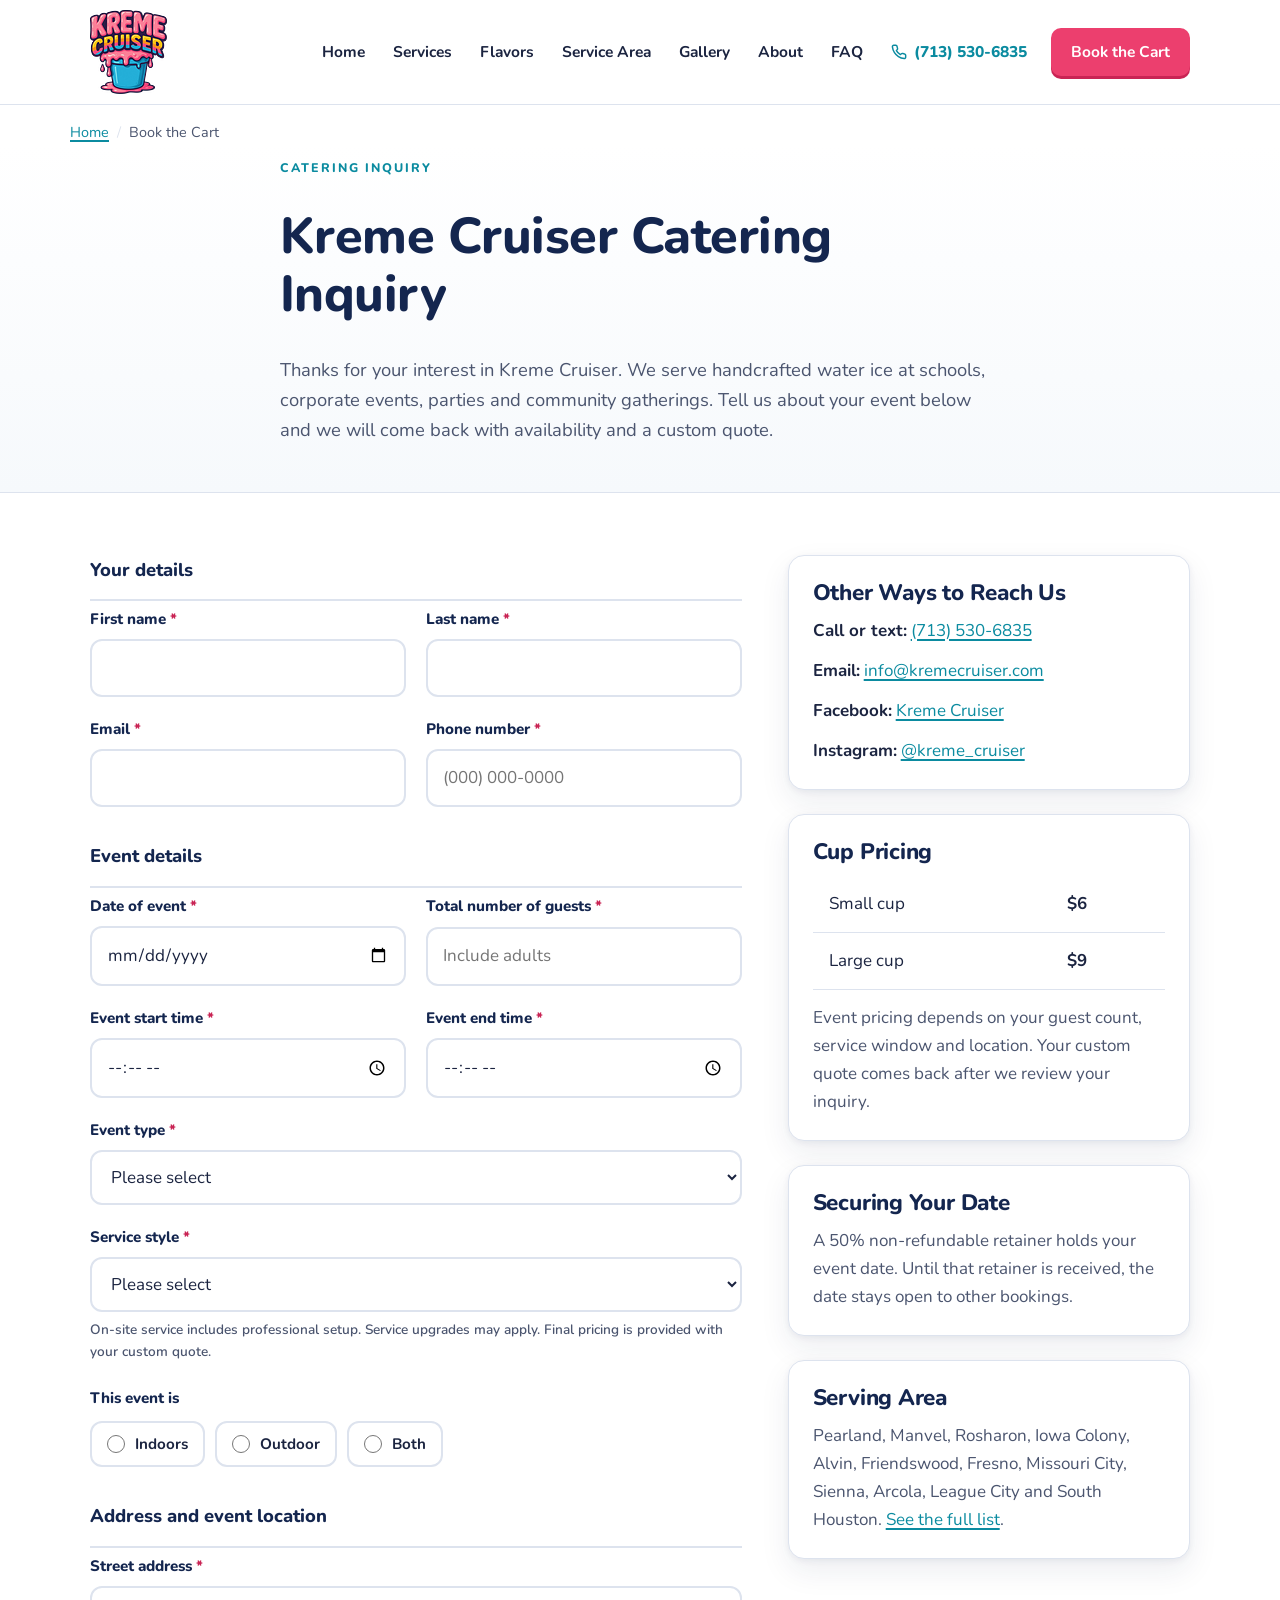
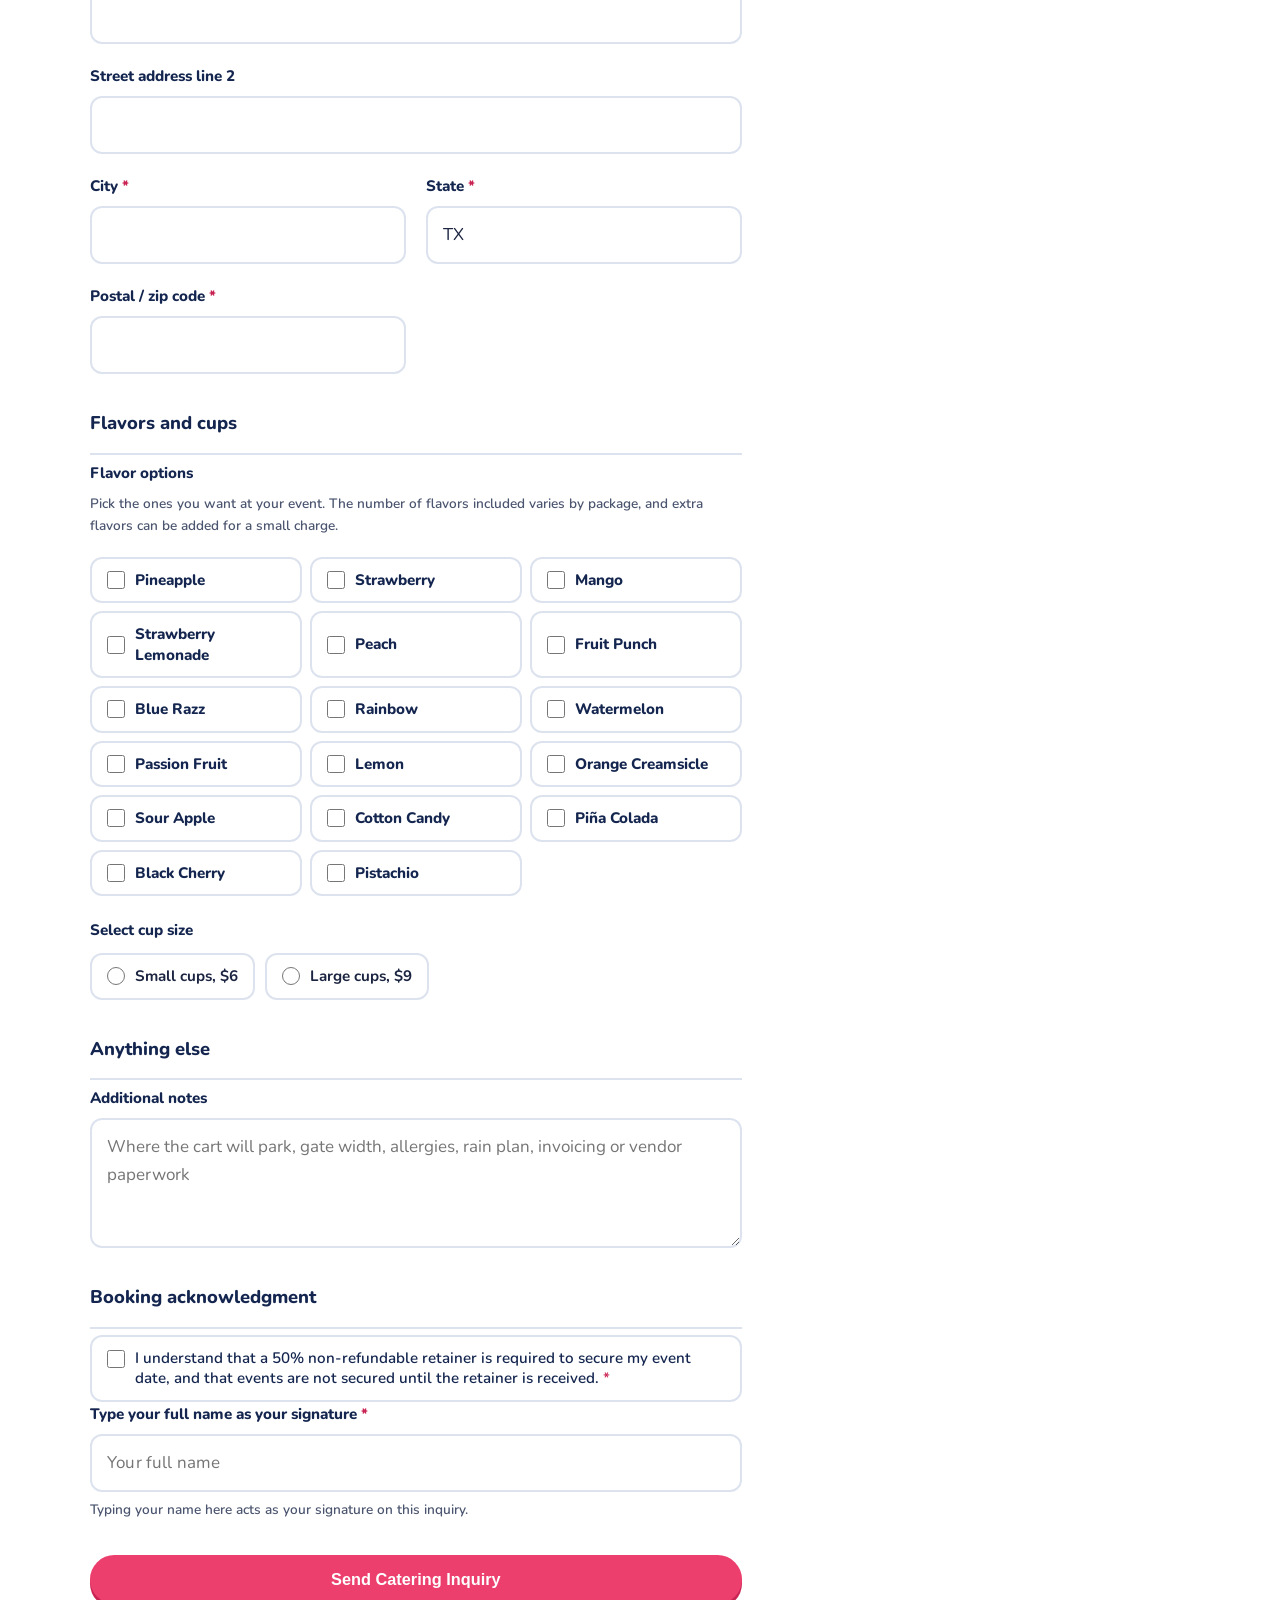
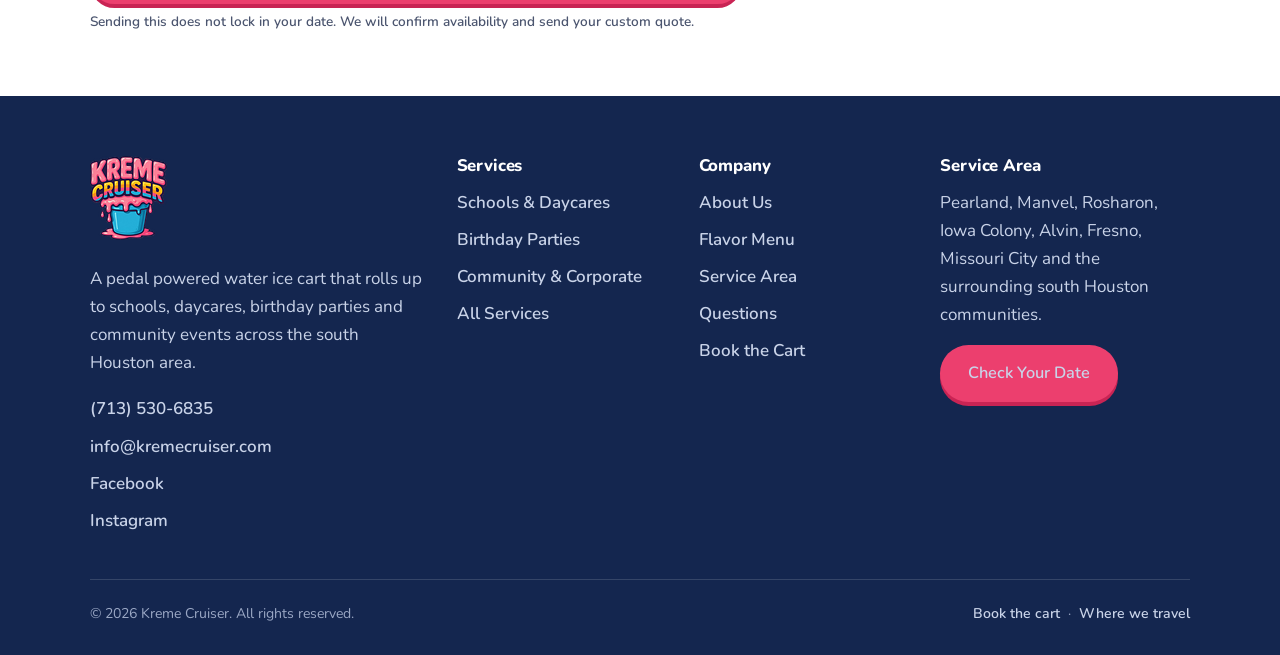
<file: contact.html>
<!doctype html>
<html lang="en">
<head>
<meta charset="utf-8">
<meta name="viewport" content="width=device-width, initial-scale=1">
<title>Book the Kreme Cruiser Water Ice Cart | Check Your Date</title>
<meta name="description" content="Send your date, location and headcount and we will confirm availability and send a quote for the Kreme Cruiser water ice cart.">
<link rel="canonical" href="https://kreme-cruiser.netlify.app/contact.html">
<meta name="robots" content="index, follow">
<meta property="og:type" content="website">
<meta property="og:site_name" content="Kreme Cruiser">
<meta property="og:title" content="Book the Kreme Cruiser Water Ice Cart | Check Your Date">
<meta property="og:description" content="Send your date, location and headcount and we will confirm availability and send a quote for the Kreme Cruiser water ice cart.">
<meta property="og:url" content="https://kreme-cruiser.netlify.app/contact.html">
<meta property="og:image" content="https://kreme-cruiser.netlify.app/assets/img/og-kreme-cruiser.jpg">
<meta property="og:image:width" content="1200">
<meta property="og:image:height" content="630">
<meta property="og:image:alt" content="The Kreme Cruiser water ice cart parked under a teal umbrella beside its flavor menu board">
<meta name="twitter:card" content="summary_large_image">
<meta name="theme-color" content="#14b6cf">
<link rel="preconnect" href="https://fonts.googleapis.com">
<link rel="preconnect" href="https://fonts.gstatic.com" crossorigin>
<link rel="preload" as="style" href="https://fonts.googleapis.com/css2?family=Nunito:wght@400;600;700;800&display=swap">
<link rel="stylesheet" href="https://fonts.googleapis.com/css2?family=Nunito:wght@400;600;700;800&display=swap" media="print" onload="this.media='all';this.onload=null">
<noscript><link rel="stylesheet" href="https://fonts.googleapis.com/css2?family=Nunito:wght@400;600;700;800&display=swap"></noscript>
<link rel="stylesheet" href="assets/css/style.css?v=fdbb7ccd04">
<link rel="icon" href="assets/img/favicon-32.png?v=80367121b3" sizes="32x32" type="image/png">
<link rel="icon" href="assets/img/favicon-192.png?v=df41a5e89c" sizes="192x192" type="image/png">
<link rel="apple-touch-icon" href="assets/img/apple-touch-icon.png?v=be7489655d">
<link rel="manifest" href="site.webmanifest">
<script type="application/ld+json">{
  "@context": "https://schema.org",
  "@type": "FoodEstablishment",
  "@id": "https://kreme-cruiser.netlify.app/#business",
  "name": "Kreme Cruiser",
  "alternateName": "Kreme Cruiser Water Ice",
  "description": "Kreme Cruiser is a mobile water ice cart serving schools, daycares, birthday parties, church events and community gatherings in the south Houston area of Texas.",
  "url": "https://kreme-cruiser.netlify.app/",
  "telephone": "+1-713-530-6835",
  "email": "info@kremecruiser.com",
  "sameAs": ["https://www.instagram.com/kreme_cruiser/", "https://www.facebook.com/p/Kreme-Cruiser-61588605541964/"],
  "image": "https://kreme-cruiser.netlify.app/assets/img/og-kreme-cruiser.jpg",
  "servesCuisine": "Shaved ice",
  "priceRange": "$$",
  "areaServed": [{"@type":"City","name":"Pearland, TX"}, {"@type":"City","name":"Manvel, TX"}, {"@type":"City","name":"Rosharon, TX"}, {"@type":"City","name":"Iowa Colony, TX"}, {"@type":"City","name":"Alvin, TX"}, {"@type":"City","name":"Friendswood, TX"}, {"@type":"City","name":"Fresno, TX"}, {"@type":"City","name":"Missouri City, TX"}, {"@type":"City","name":"Sienna, TX"}, {"@type":"City","name":"Arcola, TX"}, {"@type":"City","name":"League City, TX"}, {"@type":"City","name":"South Houston, TX"}],
  "knowsAbout": ["Shaved ice catering", "School event catering", "Daycare treat days", "Birthday party catering"],
  "makesOffer": {
    "@type": "Offer",
    "itemOffered": {
      "@type": "Service",
      "name": "Mobile water ice cart service",
      "serviceType": "Event catering"
    }
  }
}</script>
<script type="application/ld+json">{"@context":"https://schema.org","@type":"BreadcrumbList","itemListElement":[{"@type":"ListItem","position":1,"name":"Home","item":"https://kreme-cruiser.netlify.app/"},{"@type":"ListItem","position":2,"name":"Book the Cart","item":"https://kreme-cruiser.netlify.app/contact.html"}]}</script>
</head>
<body>
<a class="skip" href="#main">Skip to content</a>
  <header class="site-header">
    <div class="wrap header-inner">
      <a class="logo" href="index.html">
        <img src="assets/img/kreme-cruiser-logo.png?v=2e368bd4f4"
             srcset="assets/img/kreme-cruiser-logo.png?v=2e368bd4f4 1x, assets/img/kreme-cruiser-logo@2x.png?v=cf0e3093c4 2x, assets/img/kreme-cruiser-logo@3x.png?v=b131eacd65 3x"
             width="77" height="84" alt="Kreme Cruiser" decoding="async">
      </a>
      <div class="header-actions">
        <a class="header-call" data-contact="phone" href="#" data-contact-item hidden aria-label="Call Kreme Cruiser">
          <svg width="21" height="21" viewBox="0 0 24 24" fill="none" stroke="currentColor" stroke-width="2.2" stroke-linecap="round" stroke-linejoin="round" aria-hidden="true"><path d="M22 16.9v3a2 2 0 0 1-2.2 2 19.8 19.8 0 0 1-8.6-3.1 19.5 19.5 0 0 1-6-6A19.8 19.8 0 0 1 2.1 4.2 2 2 0 0 1 4.1 2h3a2 2 0 0 1 2 1.7c.1.9.4 1.8.7 2.7a2 2 0 0 1-.5 2.1L8.1 9.9a16 16 0 0 0 6 6l1.4-1.2a2 2 0 0 1 2.1-.5c.9.3 1.8.6 2.7.7a2 2 0 0 1 1.7 2Z"/></svg>
          <span class="visually-hidden">Call</span>
        </a>
      <button class="nav-toggle" type="button" aria-expanded="false" aria-controls="site-nav">
        <svg width="18" height="18" viewBox="0 0 24 24" fill="none" stroke="currentColor" stroke-width="2.5" stroke-linecap="round" aria-hidden="true"><path d="M3 6h18M3 12h18M3 18h18"/></svg>
        Menu
      </button>
      </div>
      <nav class="site-nav" id="site-nav" aria-label="Main">
        <ul>
            <li><a href="index.html">Home</a></li>
            <li><a href="services.html">Services</a></li>
            <li><a href="flavors.html">Flavors</a></li>
            <li><a href="service-area.html">Service Area</a></li>
            <li><a href="gallery.html">Gallery</a></li>
            <li><a href="about.html">About</a></li>
            <li><a href="faq.html">FAQ</a></li>
            <li class="nav-phone" data-contact-item hidden><a data-contact="phone" href="#"><svg width="16" height="16" viewBox="0 0 24 24" fill="none" stroke-width="2.2" stroke-linecap="round" stroke-linejoin="round" aria-hidden="true"><path d="M22 16.9v3a2 2 0 0 1-2.2 2 19.8 19.8 0 0 1-8.6-3.1 19.5 19.5 0 0 1-6-6A19.8 19.8 0 0 1 2.1 4.2 2 2 0 0 1 4.1 2h3a2 2 0 0 1 2 1.7c.1.9.4 1.8.7 2.7a2 2 0 0 1-.5 2.1L8.1 9.9a16 16 0 0 0 6 6l1.4-1.2a2 2 0 0 1 2.1-.5c.9.3 1.8.6 2.7.7a2 2 0 0 1 1.7 2Z"/></svg><span data-contact-text>Phone</span></a></li>
            <li class="nav-cta"><a href="contact.html">Book the Cart</a></li>
        </ul>
      </nav>
    </div>
  </header>
<main id="main">
  <div class="wrap crumbs"><nav aria-label="Breadcrumb"><ol><li><a href="index.html">Home</a></li><li aria-current="page">Book the Cart</li></ol></nav></div>
  <section class="page-head">
    <div class="wrap narrow">
      <span class="eyebrow">Catering Inquiry</span>
      <h1>Kreme Cruiser Catering Inquiry</h1>
      <p class="lede">Thanks for your interest in Kreme Cruiser. We serve handcrafted water ice at schools, corporate events, parties and community gatherings. Tell us about your event below and we will come back with availability and a custom quote.</p>
    </div>
  </section>

  <section class="section">
    <div class="wrap">
      <div class="split split-form" style="align-items:start;">
        <div>
          <form name="catering-inquiry" method="POST" data-netlify="true" netlify-honeypot="company-website" action="thank-you.html" id="inquiry-form">
            <input type="hidden" name="form-name" value="catering-inquiry">
            <p class="hp"><label>Do not fill this in <input name="company-website" tabindex="-1" autocomplete="off"></label></p>

            <fieldset>
              <legend>Your details</legend>
              <div class="form-grid">
                <div class="field">
                  <label for="first-name">First name <span class="req" aria-hidden="true">*</span></label>
                  <input id="first-name" name="first-name" type="text" autocomplete="given-name" required>
                </div>
                <div class="field">
                  <label for="last-name">Last name <span class="req" aria-hidden="true">*</span></label>
                  <input id="last-name" name="last-name" type="text" autocomplete="family-name" required>
                </div>
                <div class="field">
                  <label for="email">Email <span class="req" aria-hidden="true">*</span></label>
                  <input id="email" name="email" type="email" autocomplete="email" required>
                </div>
                <div class="field">
                  <label for="phone">Phone number <span class="req" aria-hidden="true">*</span></label>
                  <input id="phone" name="phone" type="tel" autocomplete="tel" placeholder="(000) 000-0000" required>
                </div>
              </div>
            </fieldset>

            <fieldset>
              <legend>Event details</legend>
              <div class="form-grid">
                <div class="field">
                  <label for="event-date">Date of event <span class="req" aria-hidden="true">*</span></label>
                  <input id="event-date" name="event-date" type="date" required>
                </div>
                <div class="field">
                  <label for="guests">Total number of guests <span class="req" aria-hidden="true">*</span></label>
                  <input id="guests" name="guests" type="number" min="1" inputmode="numeric" placeholder="Include adults" required>
                </div>
                <div class="field">
                  <label for="start-time">Event start time <span class="req" aria-hidden="true">*</span></label>
                  <input id="start-time" name="start-time" type="time" required>
                </div>
                <div class="field">
                  <label for="end-time">Event end time <span class="req" aria-hidden="true">*</span></label>
                  <input id="end-time" name="end-time" type="time" required>
                </div>
                <div class="field full">
                  <label for="event-type">Event type <span class="req" aria-hidden="true">*</span></label>
                  <select id="event-type" name="event-type" required>
                    <option value="">Please select</option>
                    <option value="School/Campus Event">School/Campus Event</option><option value="Birthday Party/Private Celebration">Birthday Party/Private Celebration</option><option value="Corporate/Community Event">Corporate/Community Event</option><option value="Other">Other</option>
                  </select>
                </div>
                <div class="field full">
                  <label for="service-style">Service style <span class="req" aria-hidden="true">*</span></label>
                  <select id="service-style" name="service-style" required>
                    <option value="">Please select</option>
                    <option value="On Site Serving Experience">On Site Serving Experience</option><option value="Pre-Packaged Drop-Off">Pre-Packaged Drop-Off</option>
                  </select>
                  <span class="hint">On-site service includes professional setup. Service upgrades may apply. Final pricing is provided with your custom quote.</span>
                </div>
              </div>

              <fieldset class="choice-set">
                <legend>This event is</legend>
                <div class="choice-row">
                  <label class="check"><input type="radio" name="venue" value="Indoors"> <span>Indoors</span></label>
                  <label class="check"><input type="radio" name="venue" value="Outdoor"> <span>Outdoor</span></label>
                  <label class="check"><input type="radio" name="venue" value="Both"> <span>Both</span></label>
                </div>
              </fieldset>
            </fieldset>

            <fieldset>
              <legend>Address and event location</legend>
              <div class="form-grid">
                <div class="field full">
                  <label for="street">Street address <span class="req" aria-hidden="true">*</span></label>
                  <input id="street" name="street" type="text" autocomplete="address-line1" required>
                </div>
                <div class="field full">
                  <label for="street2">Street address line 2</label>
                  <input id="street2" name="street2" type="text" autocomplete="address-line2">
                </div>
                <div class="field">
                  <label for="city">City <span class="req" aria-hidden="true">*</span></label>
                  <input id="city" name="city" type="text" autocomplete="address-level2" required>
                </div>
                <div class="field">
                  <label for="state">State <span class="req" aria-hidden="true">*</span></label>
                  <input id="state" name="state" type="text" autocomplete="address-level1" value="TX" required>
                </div>
                <div class="field">
                  <label for="zip">Postal / zip code <span class="req" aria-hidden="true">*</span></label>
                  <input id="zip" name="zip" type="text" inputmode="numeric" autocomplete="postal-code" required>
                </div>
              </div>
            </fieldset>

            <fieldset>
              <legend>Flavors and cups</legend>
              <div class="field full">
                <span class="label-text">Flavor options</span>
                <span class="hint">Pick the ones you want at your event. The number of flavors included varies by package, and extra flavors can be added for a small charge.</span>
                <div class="choice-grid"><label class="check"><input type="checkbox" name="flavors" value="Pineapple"> <span>Pineapple</span></label><label class="check"><input type="checkbox" name="flavors" value="Strawberry"> <span>Strawberry</span></label><label class="check"><input type="checkbox" name="flavors" value="Mango"> <span>Mango</span></label><label class="check"><input type="checkbox" name="flavors" value="Strawberry Lemonade"> <span>Strawberry Lemonade</span></label><label class="check"><input type="checkbox" name="flavors" value="Peach"> <span>Peach</span></label><label class="check"><input type="checkbox" name="flavors" value="Fruit Punch"> <span>Fruit Punch</span></label><label class="check"><input type="checkbox" name="flavors" value="Blue Razz"> <span>Blue Razz</span></label><label class="check"><input type="checkbox" name="flavors" value="Rainbow"> <span>Rainbow</span></label><label class="check"><input type="checkbox" name="flavors" value="Watermelon"> <span>Watermelon</span></label><label class="check"><input type="checkbox" name="flavors" value="Passion Fruit"> <span>Passion Fruit</span></label><label class="check"><input type="checkbox" name="flavors" value="Lemon"> <span>Lemon</span></label><label class="check"><input type="checkbox" name="flavors" value="Orange Creamsicle"> <span>Orange Creamsicle</span></label><label class="check"><input type="checkbox" name="flavors" value="Sour Apple"> <span>Sour Apple</span></label><label class="check"><input type="checkbox" name="flavors" value="Cotton Candy"> <span>Cotton Candy</span></label><label class="check"><input type="checkbox" name="flavors" value="Pina Colada"> <span>Pi&ntilde;a Colada</span></label><label class="check"><input type="checkbox" name="flavors" value="Black Cherry"> <span>Black Cherry</span></label><label class="check"><input type="checkbox" name="flavors" value="Pistachio"> <span>Pistachio</span></label></div>
              </div>
              <fieldset class="choice-set">
                <legend>Select cup size</legend>
                <div class="choice-row">
                  <label class="check"><input type="radio" name="cup-size" value="Small cups $6"> <span>Small cups, $6</span></label>
                  <label class="check"><input type="radio" name="cup-size" value="Large cups $9"> <span>Large cups, $9</span></label>
                </div>
              </fieldset>
            </fieldset>

            <fieldset>
              <legend>Anything else</legend>
              <div class="field full">
                <label for="notes">Additional notes</label>
                <textarea id="notes" name="notes" placeholder="Where the cart will park, gate width, allergies, rain plan, invoicing or vendor paperwork"></textarea>
              </div>
            </fieldset>

            <fieldset>
              <legend>Booking acknowledgment</legend>
              <div class="field full">
                <label class="check start"><input type="checkbox" name="retainer-ack" value="Acknowledged" required>
                  <span>I understand that a 50% non-refundable retainer is required to secure my event date, and that events are not secured until the retainer is received. <span class="req" aria-hidden="true">*</span></span>
                </label>
              </div>
              <div class="field full">
                <label for="signature-name">Type your full name as your signature <span class="req" aria-hidden="true">*</span></label>
                <input id="signature-name" name="signature-name" type="text" class="signature-input" placeholder="Your full name" required>
                <span class="hint">Typing your name here acts as your signature on this inquiry.</span>
              </div>
            </fieldset>

            <div class="field full">
              <button class="btn btn-primary" type="submit">Send Catering Inquiry</button>
              <span class="hint">Sending this does not lock in your date. We will confirm availability and send your custom quote.</span>
            </div>
          </form>
        </div>

        <div>
          <div class="card">
            <h3>Other Ways to Reach Us</h3>
            <ul style="list-style:none;padding:0;margin:0;display:grid;gap:12px;">
              <li data-contact-item hidden><strong>Call or text:</strong> <a data-contact="phone" href="#">Phone</a></li>
              <li data-contact-item hidden><strong>Email:</strong> <a data-contact="email" href="#">Email</a></li>
              <li data-contact-item hidden><strong>Facebook:</strong> <a data-contact="facebook" href="#" rel="noopener">Kreme Cruiser</a></li>
              <li data-contact-item hidden><strong>Instagram:</strong> <a data-contact="instagram" href="#" rel="noopener">@kreme_cruiser</a></li>
              <li data-contact-item hidden><strong>TikTok:</strong> <a data-contact="tiktok" href="#" rel="noopener">Kreme Cruiser</a></li>
            </ul>
          </div>
          <div class="card mt-32">
            <h3>Cup Pricing</h3>
            <div class="table-wrap">
              <table>
                <tbody>
                  <tr><td>Small cup</td><td><strong>$6</strong></td></tr>
                  <tr><td>Large cup</td><td><strong>$9</strong></td></tr>
                </tbody>
              </table>
            </div>
            <p style="margin-top:14px;">Event pricing depends on your guest count, service window and location. Your custom quote comes back after we review your inquiry.</p>
          </div>
          <div class="card mt-32">
            <h3>Securing Your Date</h3>
            <p>A 50% non-refundable retainer holds your event date. Until that retainer is received, the date stays open to other bookings.</p>
          </div>
          <div class="card mt-32">
            <h3>Serving Area</h3>
            <p>Pearland, Manvel, Rosharon, Iowa Colony, Alvin, Friendswood, Fresno, Missouri City, Sienna, Arcola, League City and South Houston. <a href="service-area.html">See the full list</a>.</p>
          </div>
        </div>
      </div>
    </div>
  </section>

</main>
  <footer class="site-footer">
    <div class="wrap">
      <div class="footer-grid">
        <div>
          <a class="logo" href="index.html">
        <img src="assets/img/kreme-cruiser-logo.png?v=2e368bd4f4"
             srcset="assets/img/kreme-cruiser-logo.png?v=2e368bd4f4 1x, assets/img/kreme-cruiser-logo@2x.png?v=cf0e3093c4 2x, assets/img/kreme-cruiser-logo@3x.png?v=b131eacd65 3x"
             width="77" height="84" alt="Kreme Cruiser" decoding="async">
      </a>
          <p style="margin-top:16px;max-width:34ch;">A pedal powered water ice cart that rolls up to schools, daycares, birthday parties and community events across the south Houston area.</p>
          <ul style="margin-top:18px;">
            <li data-contact-item hidden><a data-contact="phone" href="#">Phone</a></li>
            <li data-contact-item hidden><a data-contact="email" href="#">Email</a></li>
            <li data-contact-item hidden><a data-contact="facebook" href="#" rel="noopener">Facebook</a></li>
            <li data-contact-item hidden><a data-contact="instagram" href="#" rel="noopener">Instagram</a></li>
            <li data-contact-item hidden><a data-contact="tiktok" href="#" rel="noopener">TikTok</a></li>
          </ul>
        </div>
        <div>
          <h3>Services</h3>
          <ul><li><a href="schools-and-daycares.html">Schools &amp; Daycares</a></li><li><a href="birthday-parties.html">Birthday Parties</a></li><li><a href="community-and-corporate-events.html">Community &amp; Corporate</a></li><li><a href="services.html">All Services</a></li></ul>
        </div>
        <div>
          <h3>Company</h3>
          <ul><li><a href="about.html">About Us</a></li><li><a href="flavors.html">Flavor Menu</a></li><li><a href="service-area.html">Service Area</a></li><li><a href="faq.html">Questions</a></li><li><a href="contact.html">Book the Cart</a></li></ul>
        </div>
        <div>
          <h3>Service Area</h3>
          <p style="margin-bottom:10px;">Pearland, Manvel, Rosharon, Iowa Colony, Alvin, Fresno, Missouri City and the surrounding south Houston communities.</p>
          <a class="btn btn-primary" href="contact.html" style="margin-top:6px;">Check Your Date</a>
        </div>
      </div>
      <div class="footer-bottom">
        <p class="mb-0">&copy; <span data-year>2026</span> Kreme Cruiser. All rights reserved.</p>
        <p class="mb-0"><a href="contact.html">Book the cart</a> &nbsp;&middot;&nbsp; <a href="service-area.html">Where we travel</a></p>
      </div>
    </div>
  </footer>
<script src="assets/js/site.js?v=b6ad2d8462"></script>
</body>
</html>
</file>
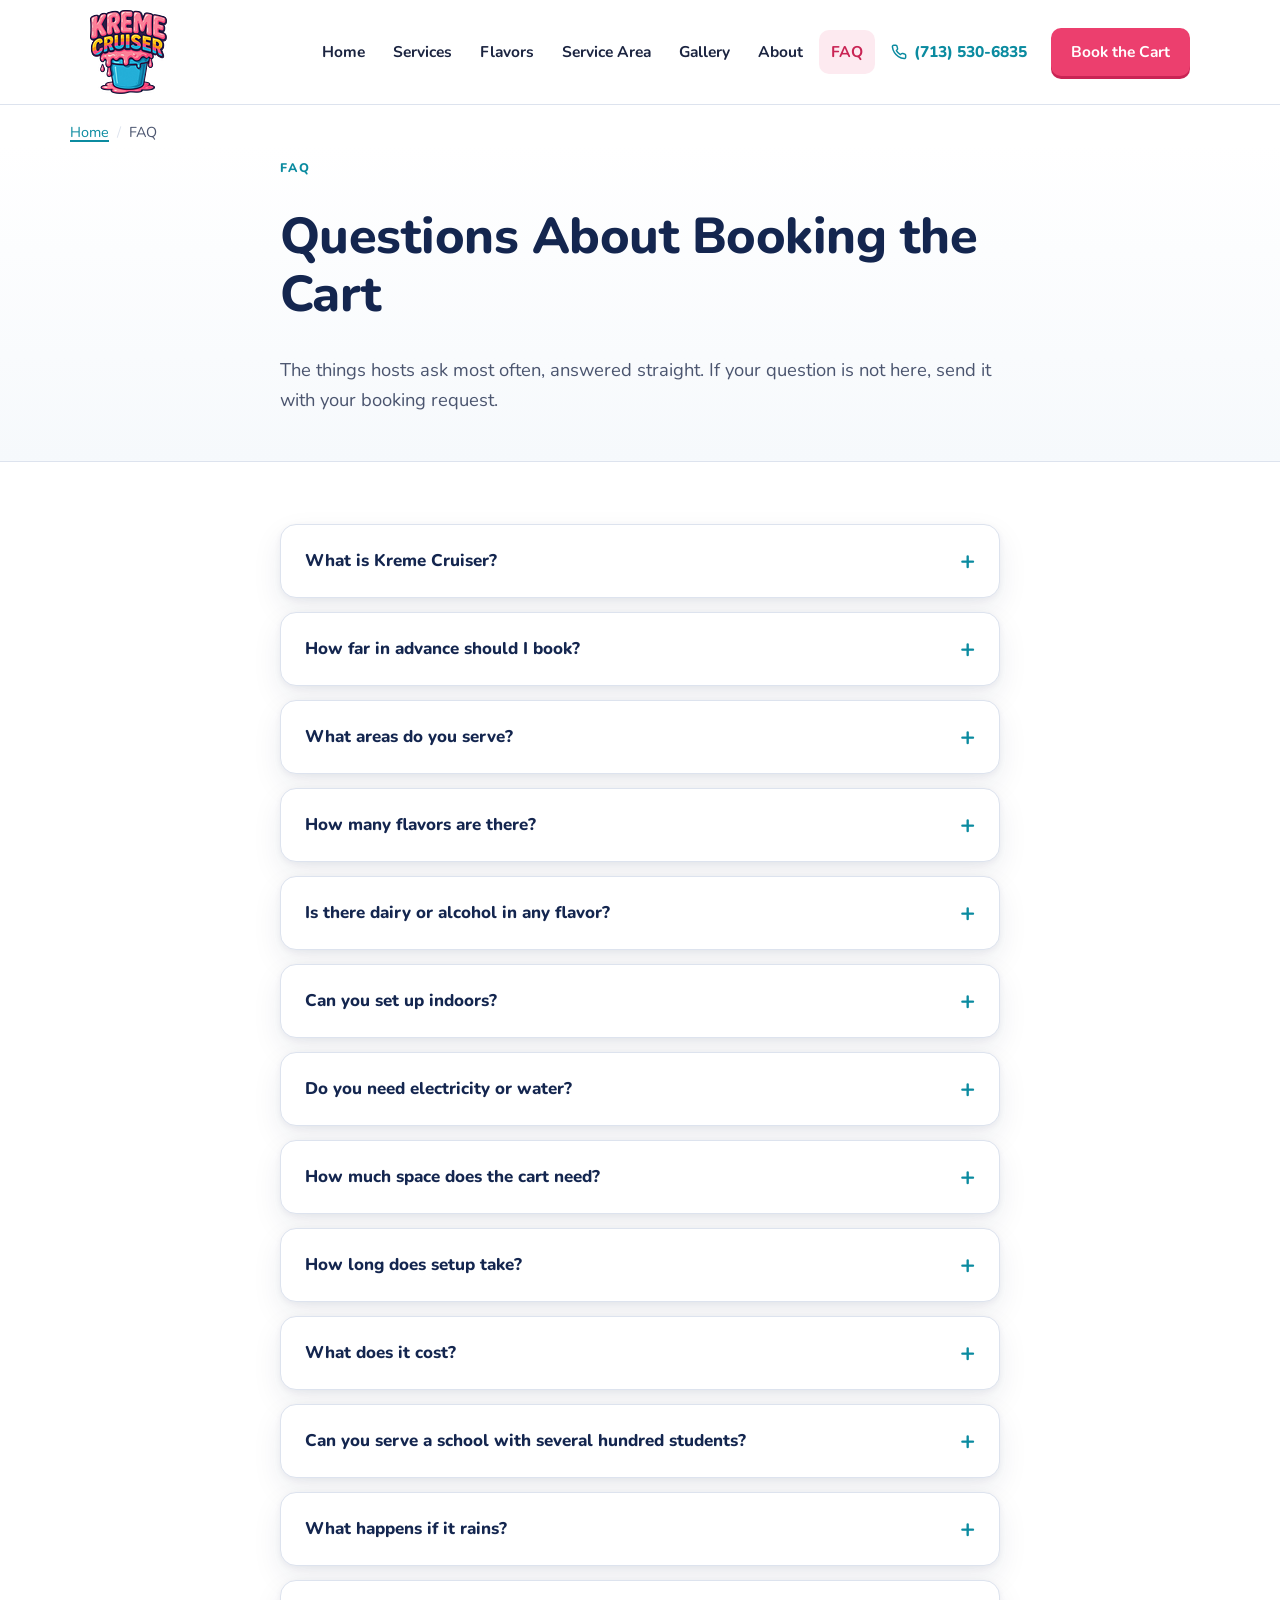
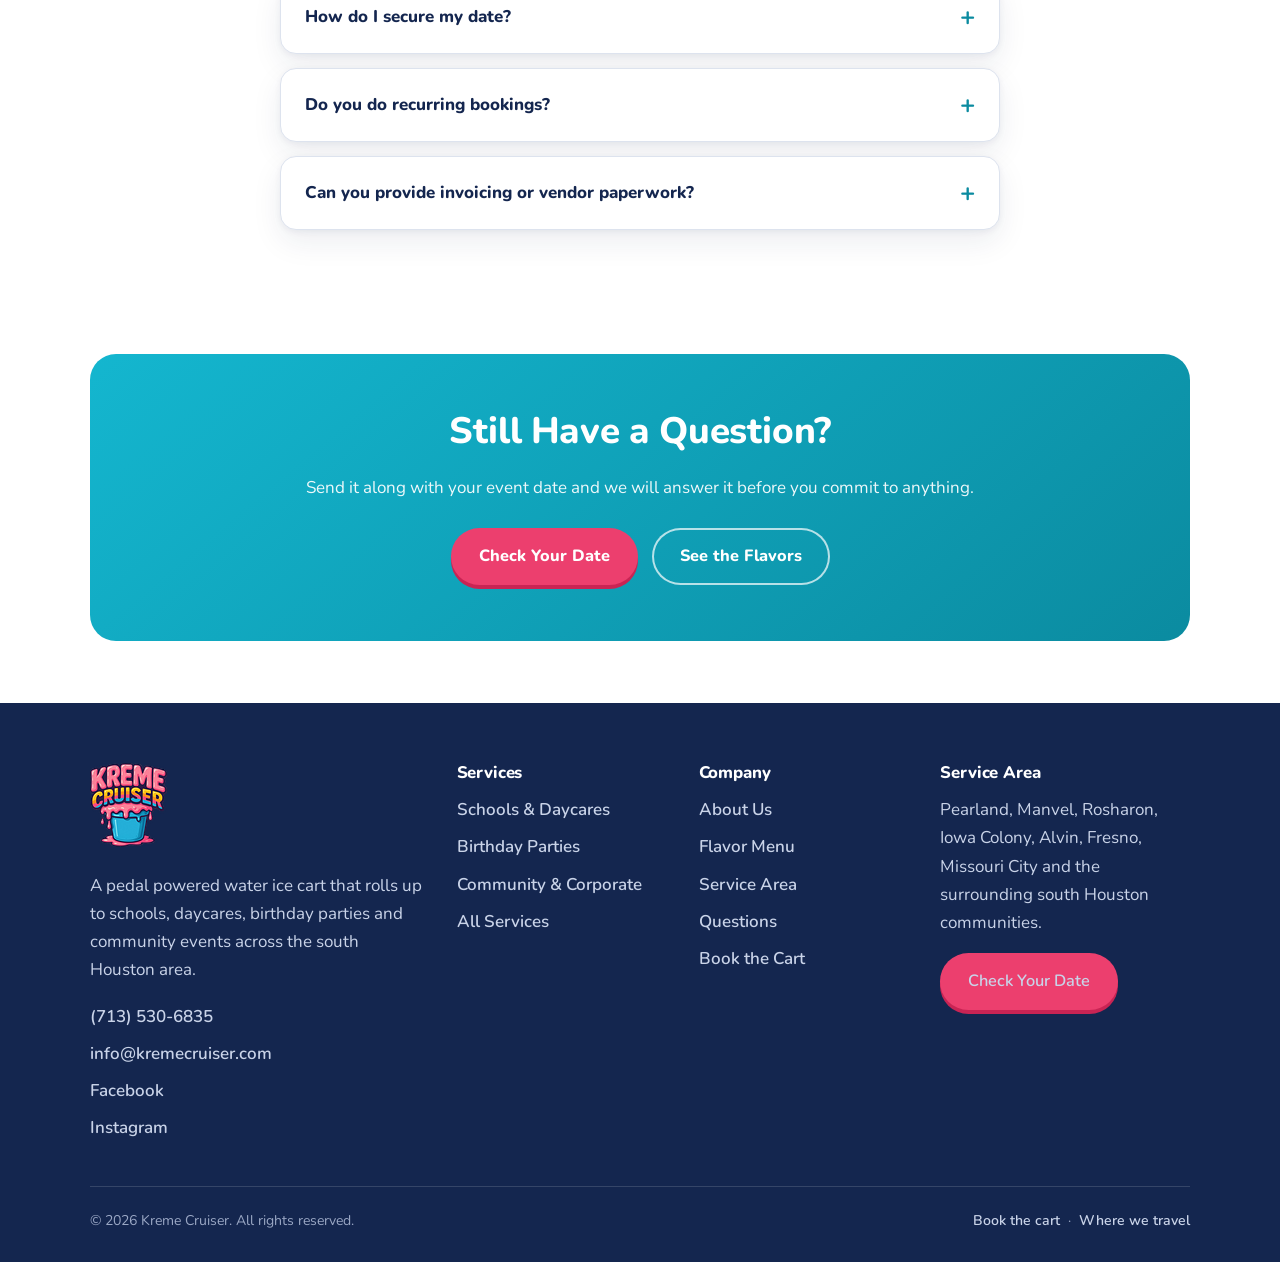
<file: faq.html>
<!doctype html>
<html lang="en">
<head>
<meta charset="utf-8">
<meta name="viewport" content="width=device-width, initial-scale=1">
<title>Booking Questions &amp; Answers | Kreme Cruiser</title>
<meta name="description" content="How far in advance to book, what space the cart needs, whether we serve indoors, allergy information and what a Kreme Cruiser event costs.">
<link rel="canonical" href="https://kreme-cruiser.netlify.app/faq.html">
<meta name="robots" content="index, follow">
<meta property="og:type" content="website">
<meta property="og:site_name" content="Kreme Cruiser">
<meta property="og:title" content="Booking Questions &amp; Answers | Kreme Cruiser">
<meta property="og:description" content="How far in advance to book, what space the cart needs, whether we serve indoors, allergy information and what a Kreme Cruiser event costs.">
<meta property="og:url" content="https://kreme-cruiser.netlify.app/faq.html">
<meta property="og:image" content="https://kreme-cruiser.netlify.app/assets/img/og-kreme-cruiser.jpg">
<meta property="og:image:width" content="1200">
<meta property="og:image:height" content="630">
<meta property="og:image:alt" content="The Kreme Cruiser water ice cart parked under a teal umbrella beside its flavor menu board">
<meta name="twitter:card" content="summary_large_image">
<meta name="theme-color" content="#14b6cf">
<link rel="preconnect" href="https://fonts.googleapis.com">
<link rel="preconnect" href="https://fonts.gstatic.com" crossorigin>
<link rel="preload" as="style" href="https://fonts.googleapis.com/css2?family=Nunito:wght@400;600;700;800&display=swap">
<link rel="stylesheet" href="https://fonts.googleapis.com/css2?family=Nunito:wght@400;600;700;800&display=swap" media="print" onload="this.media='all';this.onload=null">
<noscript><link rel="stylesheet" href="https://fonts.googleapis.com/css2?family=Nunito:wght@400;600;700;800&display=swap"></noscript>
<link rel="stylesheet" href="assets/css/style.css?v=fdbb7ccd04">
<link rel="icon" href="assets/img/favicon-32.png?v=80367121b3" sizes="32x32" type="image/png">
<link rel="icon" href="assets/img/favicon-192.png?v=df41a5e89c" sizes="192x192" type="image/png">
<link rel="apple-touch-icon" href="assets/img/apple-touch-icon.png?v=be7489655d">
<link rel="manifest" href="site.webmanifest">
<script type="application/ld+json">{
  "@context": "https://schema.org",
  "@type": "FoodEstablishment",
  "@id": "https://kreme-cruiser.netlify.app/#business",
  "name": "Kreme Cruiser",
  "alternateName": "Kreme Cruiser Water Ice",
  "description": "Kreme Cruiser is a mobile water ice cart serving schools, daycares, birthday parties, church events and community gatherings in the south Houston area of Texas.",
  "url": "https://kreme-cruiser.netlify.app/",
  "telephone": "+1-713-530-6835",
  "email": "info@kremecruiser.com",
  "sameAs": ["https://www.instagram.com/kreme_cruiser/", "https://www.facebook.com/p/Kreme-Cruiser-61588605541964/"],
  "image": "https://kreme-cruiser.netlify.app/assets/img/og-kreme-cruiser.jpg",
  "servesCuisine": "Shaved ice",
  "priceRange": "$$",
  "areaServed": [{"@type":"City","name":"Pearland, TX"}, {"@type":"City","name":"Manvel, TX"}, {"@type":"City","name":"Rosharon, TX"}, {"@type":"City","name":"Iowa Colony, TX"}, {"@type":"City","name":"Alvin, TX"}, {"@type":"City","name":"Friendswood, TX"}, {"@type":"City","name":"Fresno, TX"}, {"@type":"City","name":"Missouri City, TX"}, {"@type":"City","name":"Sienna, TX"}, {"@type":"City","name":"Arcola, TX"}, {"@type":"City","name":"League City, TX"}, {"@type":"City","name":"South Houston, TX"}],
  "knowsAbout": ["Shaved ice catering", "School event catering", "Daycare treat days", "Birthday party catering"],
  "makesOffer": {
    "@type": "Offer",
    "itemOffered": {
      "@type": "Service",
      "name": "Mobile water ice cart service",
      "serviceType": "Event catering"
    }
  }
}</script>
<script type="application/ld+json">{"@context":"https://schema.org","@type":"FAQPage","mainEntity":[{"@type":"Question","name":"What is Kreme Cruiser?","acceptedAnswer":{"@type":"Answer","text":"Kreme Cruiser is a mobile water ice cart serving the south Houston area. The cart is a pedal powered trike with a shade umbrella and a flavor menu board. We bring it to schools, daycares, birthday parties, church events and community gatherings."}},{"@type":"Question","name":"How far in advance should I book?","acceptedAnswer":{"@type":"Answer","text":"As early as you can, especially for spring and summer Saturdays and for school field days. Those dates fill first. If your date is flexible, tell us and we will show you what is open."}},{"@type":"Question","name":"What areas do you serve?","acceptedAnswer":{"@type":"Answer","text":"Pearland, Manvel, Rosharon, Iowa Colony, Alvin, Friendswood, Fresno, Missouri City, Sienna, Arcola, League City, South Houston and the neighborhoods in between. Events outside that area may add a travel fee, which we quote up front."}},{"@type":"Question","name":"How many flavors are there?","acceptedAnswer":{"@type":"Answer","text":"Seventeen, including Rainbow, Cotton Candy, Blue Razz and Pistachio. The number included with your event depends on the package you book, and extra flavors can be added for a small charge. The full list is on the flavor menu page."}},{"@type":"Question","name":"Is there dairy or alcohol in any flavor?","acceptedAnswer":{"@type":"Answer","text":"No. Every flavor on the cart is dairy free, and there is no alcohol in any of them. Pina Colada and Orange Creamsicle taste creamy but contain neither."}},{"@type":"Question","name":"Can you set up indoors?","acceptedAnswer":{"@type":"Answer","text":"Yes. The cart fits through a standard double door and works on gym floors, cafeterias, fellowship halls and clubhouses. Because there is no generator, indoor service is not a problem."}},{"@type":"Question","name":"Do you need electricity or water?","acceptedAnswer":{"@type":"Answer","text":"Not at most events. Tell us about your serving spot when you book and we will confirm whether anything is needed from you."}},{"@type":"Question","name":"How much space does the cart need?","acceptedAnswer":{"@type":"Answer","text":"Roughly a ten foot by ten foot flat area to park and serve, and about three feet of clearance to roll the cart in. A standard yard gate is wide enough."}},{"@type":"Question","name":"How long does setup take?","acceptedAnswer":{"@type":"Answer","text":"About fifteen minutes. We arrive early enough to be fully ready before your service start time."}},{"@type":"Question","name":"What does it cost?","acceptedAnswer":{"@type":"Answer","text":"Cups are $6 for a small and $9 for a large. Your event total depends on headcount, service window and location, so send those three things with your date and we will send a real quote rather than a range."}},{"@type":"Question","name":"Can you serve a school with several hundred students?","acceptedAnswer":{"@type":"Answer","text":"Often yes, with rotation service and enough time. Tell us your total count and the window you have and we will tell you honestly whether one cart can cover it."}},{"@type":"Question","name":"What happens if it rains?","acceptedAnswer":{"@type":"Answer","text":"We talk about it before the event. Most hosts either move service indoors or set a rain date. Let us know at booking which one you plan to use."}},{"@type":"Question","name":"How do I secure my date?","acceptedAnswer":{"@type":"Answer","text":"A 50% non-refundable retainer holds your event date. Until that retainer is received the date stays open to other bookings."}},{"@type":"Question","name":"Do you do recurring bookings?","acceptedAnswer":{"@type":"Answer","text":"Yes. Daycares, camps and after school programs can hold a recurring slot for a season instead of booking one date at a time."}},{"@type":"Question","name":"Can you provide invoicing or vendor paperwork?","acceptedAnswer":{"@type":"Answer","text":"Yes. Send your district, venue or company requirements with your request and we will get you what your business office needs."}}]}</script>
<script type="application/ld+json">{"@context":"https://schema.org","@type":"BreadcrumbList","itemListElement":[{"@type":"ListItem","position":1,"name":"Home","item":"https://kreme-cruiser.netlify.app/"},{"@type":"ListItem","position":2,"name":"FAQ","item":"https://kreme-cruiser.netlify.app/faq.html"}]}</script>
</head>
<body>
<a class="skip" href="#main">Skip to content</a>
  <header class="site-header">
    <div class="wrap header-inner">
      <a class="logo" href="index.html">
        <img src="assets/img/kreme-cruiser-logo.png?v=2e368bd4f4"
             srcset="assets/img/kreme-cruiser-logo.png?v=2e368bd4f4 1x, assets/img/kreme-cruiser-logo@2x.png?v=cf0e3093c4 2x, assets/img/kreme-cruiser-logo@3x.png?v=b131eacd65 3x"
             width="77" height="84" alt="Kreme Cruiser" decoding="async">
      </a>
      <div class="header-actions">
        <a class="header-call" data-contact="phone" href="#" data-contact-item hidden aria-label="Call Kreme Cruiser">
          <svg width="21" height="21" viewBox="0 0 24 24" fill="none" stroke="currentColor" stroke-width="2.2" stroke-linecap="round" stroke-linejoin="round" aria-hidden="true"><path d="M22 16.9v3a2 2 0 0 1-2.2 2 19.8 19.8 0 0 1-8.6-3.1 19.5 19.5 0 0 1-6-6A19.8 19.8 0 0 1 2.1 4.2 2 2 0 0 1 4.1 2h3a2 2 0 0 1 2 1.7c.1.9.4 1.8.7 2.7a2 2 0 0 1-.5 2.1L8.1 9.9a16 16 0 0 0 6 6l1.4-1.2a2 2 0 0 1 2.1-.5c.9.3 1.8.6 2.7.7a2 2 0 0 1 1.7 2Z"/></svg>
          <span class="visually-hidden">Call</span>
        </a>
      <button class="nav-toggle" type="button" aria-expanded="false" aria-controls="site-nav">
        <svg width="18" height="18" viewBox="0 0 24 24" fill="none" stroke="currentColor" stroke-width="2.5" stroke-linecap="round" aria-hidden="true"><path d="M3 6h18M3 12h18M3 18h18"/></svg>
        Menu
      </button>
      </div>
      <nav class="site-nav" id="site-nav" aria-label="Main">
        <ul>
            <li><a href="index.html">Home</a></li>
            <li><a href="services.html">Services</a></li>
            <li><a href="flavors.html">Flavors</a></li>
            <li><a href="service-area.html">Service Area</a></li>
            <li><a href="gallery.html">Gallery</a></li>
            <li><a href="about.html">About</a></li>
            <li><a href="faq.html" aria-current="page">FAQ</a></li>
            <li class="nav-phone" data-contact-item hidden><a data-contact="phone" href="#"><svg width="16" height="16" viewBox="0 0 24 24" fill="none" stroke-width="2.2" stroke-linecap="round" stroke-linejoin="round" aria-hidden="true"><path d="M22 16.9v3a2 2 0 0 1-2.2 2 19.8 19.8 0 0 1-8.6-3.1 19.5 19.5 0 0 1-6-6A19.8 19.8 0 0 1 2.1 4.2 2 2 0 0 1 4.1 2h3a2 2 0 0 1 2 1.7c.1.9.4 1.8.7 2.7a2 2 0 0 1-.5 2.1L8.1 9.9a16 16 0 0 0 6 6l1.4-1.2a2 2 0 0 1 2.1-.5c.9.3 1.8.6 2.7.7a2 2 0 0 1 1.7 2Z"/></svg><span data-contact-text>Phone</span></a></li>
            <li class="nav-cta"><a href="contact.html">Book the Cart</a></li>
        </ul>
      </nav>
    </div>
  </header>
<main id="main">
  <div class="wrap crumbs"><nav aria-label="Breadcrumb"><ol><li><a href="index.html">Home</a></li><li aria-current="page">FAQ</li></ol></nav></div>
  <section class="page-head">
    <div class="wrap narrow">
      <span class="eyebrow">FAQ</span>
      <h1>Questions About Booking the Cart</h1>
      <p class="lede">The things hosts ask most often, answered straight. If your question is not here, send it with your booking request.</p>
    </div>
  </section>

  <section class="section">
    <div class="wrap narrow">
      <div class="faq"><details><summary>What is Kreme Cruiser?</summary><div><p>Kreme Cruiser is a mobile water ice cart serving the south Houston area. The cart is a pedal powered trike with a shade umbrella and a flavor menu board. We bring it to schools, daycares, birthday parties, church events and community gatherings.</p></div></details><details><summary>How far in advance should I book?</summary><div><p>As early as you can, especially for spring and summer Saturdays and for school field days. Those dates fill first. If your date is flexible, tell us and we will show you what is open.</p></div></details><details><summary>What areas do you serve?</summary><div><p>Pearland, Manvel, Rosharon, Iowa Colony, Alvin, Friendswood, Fresno, Missouri City, Sienna, Arcola, League City, South Houston and the neighborhoods in between. Events outside that area may add a travel fee, which we quote up front.</p></div></details><details><summary>How many flavors are there?</summary><div><p>Seventeen, including Rainbow, Cotton Candy, Blue Razz and Pistachio. The number included with your event depends on the package you book, and extra flavors can be added for a small charge. The full list is on the flavor menu page.</p></div></details><details><summary>Is there dairy or alcohol in any flavor?</summary><div><p>No. Every flavor on the cart is dairy free, and there is no alcohol in any of them. Pi&ntilde;a Colada and Orange Creamsicle taste creamy but contain neither.</p></div></details><details><summary>Can you set up indoors?</summary><div><p>Yes. The cart fits through a standard double door and works on gym floors, cafeterias, fellowship halls and clubhouses. Because there is no generator, indoor service is not a problem.</p></div></details><details><summary>Do you need electricity or water?</summary><div><p>Not at most events. Tell us about your serving spot when you book and we will confirm whether anything is needed from you.</p></div></details><details><summary>How much space does the cart need?</summary><div><p>Roughly a ten foot by ten foot flat area to park and serve, and about three feet of clearance to roll the cart in. A standard yard gate is wide enough.</p></div></details><details><summary>How long does setup take?</summary><div><p>About fifteen minutes. We arrive early enough to be fully ready before your service start time.</p></div></details><details><summary>What does it cost?</summary><div><p>Cups are $6 for a small and $9 for a large. Your event total depends on headcount, service window and location, so send those three things with your date and we will send a real quote rather than a range.</p></div></details><details><summary>Can you serve a school with several hundred students?</summary><div><p>Often yes, with rotation service and enough time. Tell us your total count and the window you have and we will tell you honestly whether one cart can cover it.</p></div></details><details><summary>What happens if it rains?</summary><div><p>We talk about it before the event. Most hosts either move service indoors or set a rain date. Let us know at booking which one you plan to use.</p></div></details><details><summary>How do I secure my date?</summary><div><p>A 50% non-refundable retainer holds your event date. Until that retainer is received the date stays open to other bookings.</p></div></details><details><summary>Do you do recurring bookings?</summary><div><p>Yes. Daycares, camps and after school programs can hold a recurring slot for a season instead of booking one date at a time.</p></div></details><details><summary>Can you provide invoicing or vendor paperwork?</summary><div><p>Yes. Send your district, venue or company requirements with your request and we will get you what your business office needs.</p></div></details></div>
    </div>
  </section>

  <section class="section">
    <div class="wrap">
      <div class="callout">
        <h2>Still Have a Question?</h2>
        <p>Send it along with your event date and we will answer it before you commit to anything.</p>
        <div class="btn-row">
          <a class="btn btn-primary" href="contact.html">Check Your Date</a>
          <a class="btn btn-ghost" href="flavors.html">See the Flavors</a>
        </div>
      </div>
    </div>
  </section>

</main>
  <footer class="site-footer">
    <div class="wrap">
      <div class="footer-grid">
        <div>
          <a class="logo" href="index.html">
        <img src="assets/img/kreme-cruiser-logo.png?v=2e368bd4f4"
             srcset="assets/img/kreme-cruiser-logo.png?v=2e368bd4f4 1x, assets/img/kreme-cruiser-logo@2x.png?v=cf0e3093c4 2x, assets/img/kreme-cruiser-logo@3x.png?v=b131eacd65 3x"
             width="77" height="84" alt="Kreme Cruiser" decoding="async">
      </a>
          <p style="margin-top:16px;max-width:34ch;">A pedal powered water ice cart that rolls up to schools, daycares, birthday parties and community events across the south Houston area.</p>
          <ul style="margin-top:18px;">
            <li data-contact-item hidden><a data-contact="phone" href="#">Phone</a></li>
            <li data-contact-item hidden><a data-contact="email" href="#">Email</a></li>
            <li data-contact-item hidden><a data-contact="facebook" href="#" rel="noopener">Facebook</a></li>
            <li data-contact-item hidden><a data-contact="instagram" href="#" rel="noopener">Instagram</a></li>
            <li data-contact-item hidden><a data-contact="tiktok" href="#" rel="noopener">TikTok</a></li>
          </ul>
        </div>
        <div>
          <h3>Services</h3>
          <ul><li><a href="schools-and-daycares.html">Schools &amp; Daycares</a></li><li><a href="birthday-parties.html">Birthday Parties</a></li><li><a href="community-and-corporate-events.html">Community &amp; Corporate</a></li><li><a href="services.html">All Services</a></li></ul>
        </div>
        <div>
          <h3>Company</h3>
          <ul><li><a href="about.html">About Us</a></li><li><a href="flavors.html">Flavor Menu</a></li><li><a href="service-area.html">Service Area</a></li><li><a href="faq.html">Questions</a></li><li><a href="contact.html">Book the Cart</a></li></ul>
        </div>
        <div>
          <h3>Service Area</h3>
          <p style="margin-bottom:10px;">Pearland, Manvel, Rosharon, Iowa Colony, Alvin, Fresno, Missouri City and the surrounding south Houston communities.</p>
          <a class="btn btn-primary" href="contact.html" style="margin-top:6px;">Check Your Date</a>
        </div>
      </div>
      <div class="footer-bottom">
        <p class="mb-0">&copy; <span data-year>2026</span> Kreme Cruiser. All rights reserved.</p>
        <p class="mb-0"><a href="contact.html">Book the cart</a> &nbsp;&middot;&nbsp; <a href="service-area.html">Where we travel</a></p>
      </div>
    </div>
  </footer>
<script src="assets/js/site.js?v=b6ad2d8462"></script>
</body>
</html>
</file>
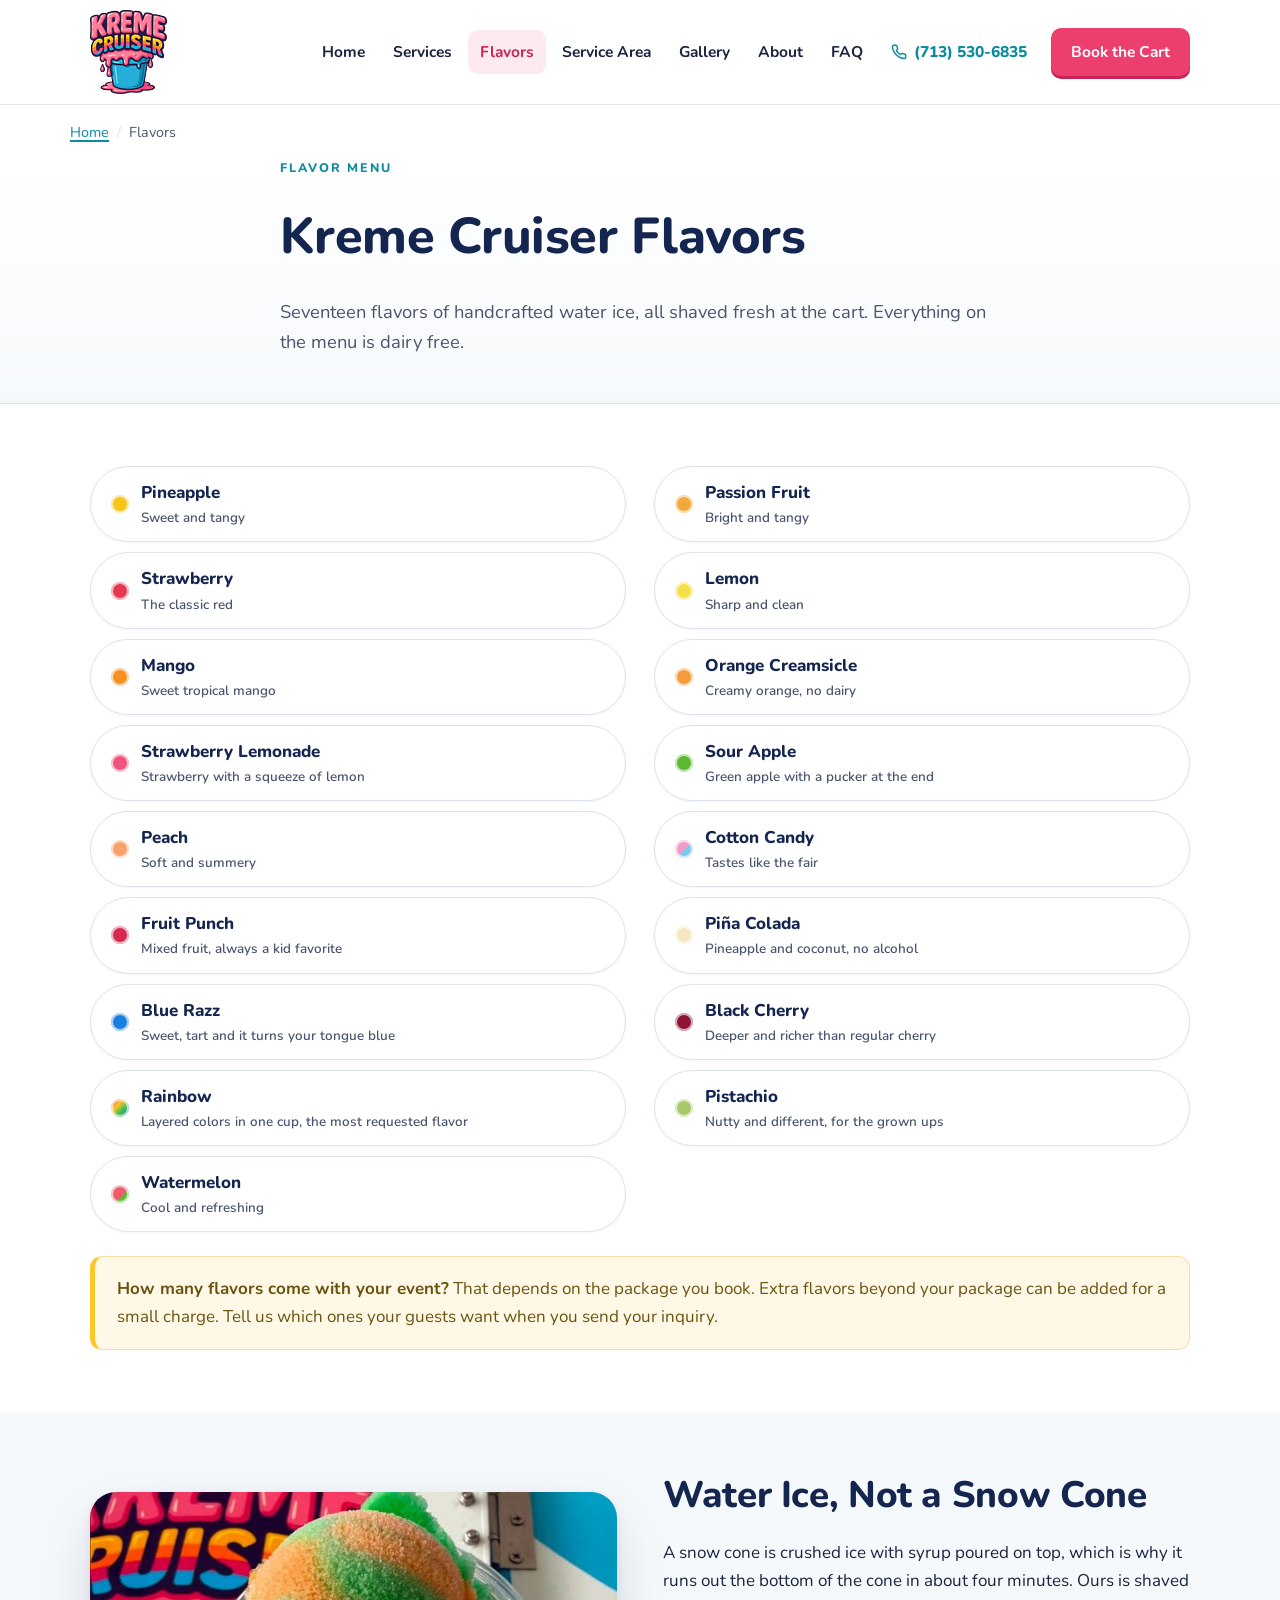
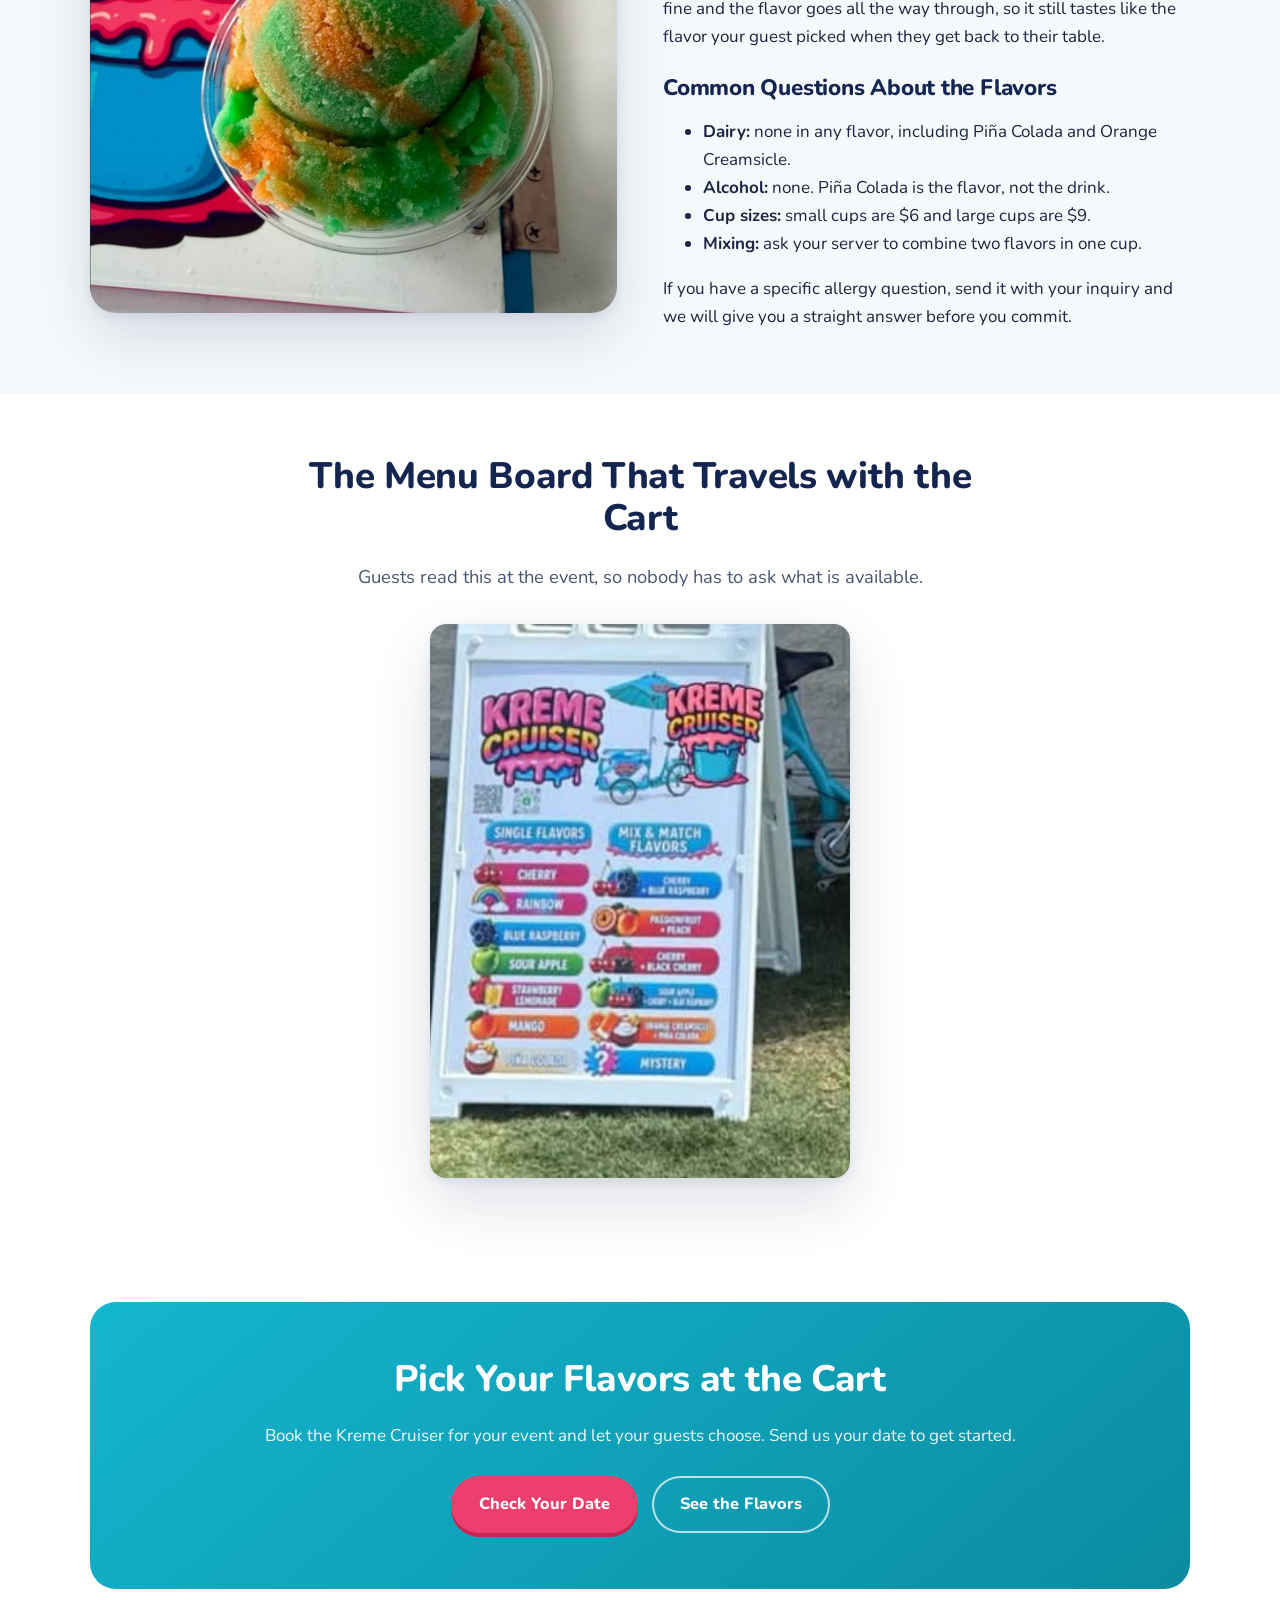
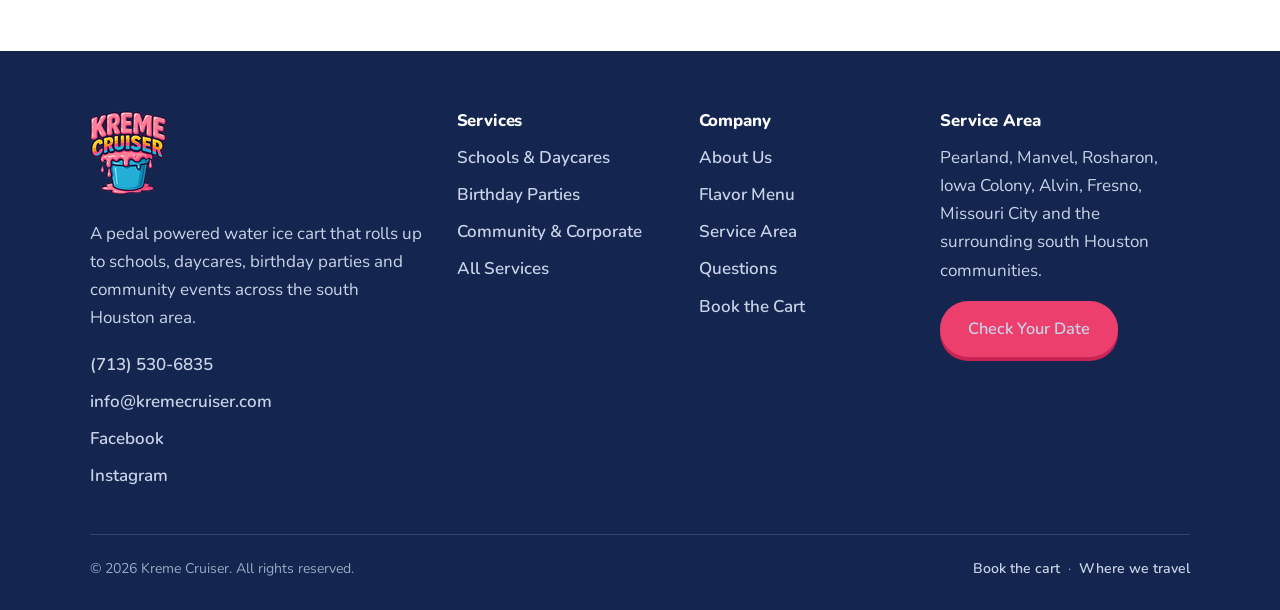
<file: flavors.html>
<!doctype html>
<html lang="en">
<head>
<meta charset="utf-8">
<meta name="viewport" content="width=device-width, initial-scale=1">
<title>Water Ice Flavors | Kreme Cruiser Menu</title>
<meta name="description" content="Seventeen water ice flavors including Rainbow, Cotton Candy and Blue Razz. Every Kreme Cruiser flavor is dairy free. Cups are $6 small, $9 large.">
<link rel="canonical" href="https://kreme-cruiser.netlify.app/flavors.html">
<meta name="robots" content="index, follow">
<meta property="og:type" content="website">
<meta property="og:site_name" content="Kreme Cruiser">
<meta property="og:title" content="Water Ice Flavors | Kreme Cruiser Menu">
<meta property="og:description" content="Seventeen water ice flavors including Rainbow, Cotton Candy and Blue Razz. Every Kreme Cruiser flavor is dairy free. Cups are $6 small, $9 large.">
<meta property="og:url" content="https://kreme-cruiser.netlify.app/flavors.html">
<meta property="og:image" content="https://kreme-cruiser.netlify.app/assets/img/og-kreme-cruiser.jpg">
<meta property="og:image:width" content="1200">
<meta property="og:image:height" content="630">
<meta property="og:image:alt" content="The Kreme Cruiser water ice cart parked under a teal umbrella beside its flavor menu board">
<meta name="twitter:card" content="summary_large_image">
<meta name="theme-color" content="#14b6cf">
<link rel="preconnect" href="https://fonts.googleapis.com">
<link rel="preconnect" href="https://fonts.gstatic.com" crossorigin>
<link rel="preload" as="style" href="https://fonts.googleapis.com/css2?family=Nunito:wght@400;600;700;800&display=swap">
<link rel="stylesheet" href="https://fonts.googleapis.com/css2?family=Nunito:wght@400;600;700;800&display=swap" media="print" onload="this.media='all';this.onload=null">
<noscript><link rel="stylesheet" href="https://fonts.googleapis.com/css2?family=Nunito:wght@400;600;700;800&display=swap"></noscript>
<link rel="stylesheet" href="assets/css/style.css?v=fdbb7ccd04">
<link rel="icon" href="assets/img/favicon-32.png?v=80367121b3" sizes="32x32" type="image/png">
<link rel="icon" href="assets/img/favicon-192.png?v=df41a5e89c" sizes="192x192" type="image/png">
<link rel="apple-touch-icon" href="assets/img/apple-touch-icon.png?v=be7489655d">
<link rel="manifest" href="site.webmanifest">
<script type="application/ld+json">{
  "@context": "https://schema.org",
  "@type": "FoodEstablishment",
  "@id": "https://kreme-cruiser.netlify.app/#business",
  "name": "Kreme Cruiser",
  "alternateName": "Kreme Cruiser Water Ice",
  "description": "Kreme Cruiser is a mobile water ice cart serving schools, daycares, birthday parties, church events and community gatherings in the south Houston area of Texas.",
  "url": "https://kreme-cruiser.netlify.app/",
  "telephone": "+1-713-530-6835",
  "email": "info@kremecruiser.com",
  "sameAs": ["https://www.instagram.com/kreme_cruiser/", "https://www.facebook.com/p/Kreme-Cruiser-61588605541964/"],
  "image": "https://kreme-cruiser.netlify.app/assets/img/og-kreme-cruiser.jpg",
  "servesCuisine": "Shaved ice",
  "priceRange": "$$",
  "areaServed": [{"@type":"City","name":"Pearland, TX"}, {"@type":"City","name":"Manvel, TX"}, {"@type":"City","name":"Rosharon, TX"}, {"@type":"City","name":"Iowa Colony, TX"}, {"@type":"City","name":"Alvin, TX"}, {"@type":"City","name":"Friendswood, TX"}, {"@type":"City","name":"Fresno, TX"}, {"@type":"City","name":"Missouri City, TX"}, {"@type":"City","name":"Sienna, TX"}, {"@type":"City","name":"Arcola, TX"}, {"@type":"City","name":"League City, TX"}, {"@type":"City","name":"South Houston, TX"}],
  "knowsAbout": ["Shaved ice catering", "School event catering", "Daycare treat days", "Birthday party catering"],
  "makesOffer": {
    "@type": "Offer",
    "itemOffered": {
      "@type": "Service",
      "name": "Mobile water ice cart service",
      "serviceType": "Event catering"
    }
  }
}</script>
<script type="application/ld+json">{
  "@context": "https://schema.org",
  "@type": "Menu",
  "name": "Kreme Cruiser Flavor Menu",
  "url": "https://kreme-cruiser.netlify.app/flavors.html",
  "hasMenuSection": [
    {"@type":"MenuSection","name":"Water Ice Flavors","hasMenuItem":[{"@type":"MenuItem","name":"Pineapple"},{"@type":"MenuItem","name":"Strawberry"},{"@type":"MenuItem","name":"Mango"},{"@type":"MenuItem","name":"Strawberry Lemonade"},{"@type":"MenuItem","name":"Peach"},{"@type":"MenuItem","name":"Fruit Punch"},{"@type":"MenuItem","name":"Blue Razz"},{"@type":"MenuItem","name":"Rainbow"},{"@type":"MenuItem","name":"Watermelon"},{"@type":"MenuItem","name":"Passion Fruit"},{"@type":"MenuItem","name":"Lemon"},{"@type":"MenuItem","name":"Orange Creamsicle"},{"@type":"MenuItem","name":"Sour Apple"},{"@type":"MenuItem","name":"Cotton Candy"},{"@type":"MenuItem","name":"Pina Colada"},{"@type":"MenuItem","name":"Black Cherry"},{"@type":"MenuItem","name":"Pistachio"}]}
  ]
}</script>
<script type="application/ld+json">{"@context":"https://schema.org","@type":"BreadcrumbList","itemListElement":[{"@type":"ListItem","position":1,"name":"Home","item":"https://kreme-cruiser.netlify.app/"},{"@type":"ListItem","position":2,"name":"Flavors","item":"https://kreme-cruiser.netlify.app/flavors.html"}]}</script>
</head>
<body>
<a class="skip" href="#main">Skip to content</a>
  <header class="site-header">
    <div class="wrap header-inner">
      <a class="logo" href="index.html">
        <img src="assets/img/kreme-cruiser-logo.png?v=2e368bd4f4"
             srcset="assets/img/kreme-cruiser-logo.png?v=2e368bd4f4 1x, assets/img/kreme-cruiser-logo@2x.png?v=cf0e3093c4 2x, assets/img/kreme-cruiser-logo@3x.png?v=b131eacd65 3x"
             width="77" height="84" alt="Kreme Cruiser" decoding="async">
      </a>
      <div class="header-actions">
        <a class="header-call" data-contact="phone" href="#" data-contact-item hidden aria-label="Call Kreme Cruiser">
          <svg width="21" height="21" viewBox="0 0 24 24" fill="none" stroke="currentColor" stroke-width="2.2" stroke-linecap="round" stroke-linejoin="round" aria-hidden="true"><path d="M22 16.9v3a2 2 0 0 1-2.2 2 19.8 19.8 0 0 1-8.6-3.1 19.5 19.5 0 0 1-6-6A19.8 19.8 0 0 1 2.1 4.2 2 2 0 0 1 4.1 2h3a2 2 0 0 1 2 1.7c.1.9.4 1.8.7 2.7a2 2 0 0 1-.5 2.1L8.1 9.9a16 16 0 0 0 6 6l1.4-1.2a2 2 0 0 1 2.1-.5c.9.3 1.8.6 2.7.7a2 2 0 0 1 1.7 2Z"/></svg>
          <span class="visually-hidden">Call</span>
        </a>
      <button class="nav-toggle" type="button" aria-expanded="false" aria-controls="site-nav">
        <svg width="18" height="18" viewBox="0 0 24 24" fill="none" stroke="currentColor" stroke-width="2.5" stroke-linecap="round" aria-hidden="true"><path d="M3 6h18M3 12h18M3 18h18"/></svg>
        Menu
      </button>
      </div>
      <nav class="site-nav" id="site-nav" aria-label="Main">
        <ul>
            <li><a href="index.html">Home</a></li>
            <li><a href="services.html">Services</a></li>
            <li><a href="flavors.html" aria-current="page">Flavors</a></li>
            <li><a href="service-area.html">Service Area</a></li>
            <li><a href="gallery.html">Gallery</a></li>
            <li><a href="about.html">About</a></li>
            <li><a href="faq.html">FAQ</a></li>
            <li class="nav-phone" data-contact-item hidden><a data-contact="phone" href="#"><svg width="16" height="16" viewBox="0 0 24 24" fill="none" stroke-width="2.2" stroke-linecap="round" stroke-linejoin="round" aria-hidden="true"><path d="M22 16.9v3a2 2 0 0 1-2.2 2 19.8 19.8 0 0 1-8.6-3.1 19.5 19.5 0 0 1-6-6A19.8 19.8 0 0 1 2.1 4.2 2 2 0 0 1 4.1 2h3a2 2 0 0 1 2 1.7c.1.9.4 1.8.7 2.7a2 2 0 0 1-.5 2.1L8.1 9.9a16 16 0 0 0 6 6l1.4-1.2a2 2 0 0 1 2.1-.5c.9.3 1.8.6 2.7.7a2 2 0 0 1 1.7 2Z"/></svg><span data-contact-text>Phone</span></a></li>
            <li class="nav-cta"><a href="contact.html">Book the Cart</a></li>
        </ul>
      </nav>
    </div>
  </header>
<main id="main">
  <div class="wrap crumbs"><nav aria-label="Breadcrumb"><ol><li><a href="index.html">Home</a></li><li aria-current="page">Flavors</li></ol></nav></div>
  <section class="page-head">
    <div class="wrap narrow">
      <span class="eyebrow">Flavor Menu</span>
      <h1>Kreme Cruiser Flavors</h1>
      <p class="lede">Seventeen flavors of handcrafted water ice, all shaved fresh at the cart. Everything on the menu is dairy free.</p>
    </div>
  </section>

  <section class="section">
    <div class="wrap">
      <div class="flavor-cols">
        <div><ul class="flavor-list"><li><span class="dot" style="background:#f5c518;" aria-hidden="true"></span><span>Pineapple<small>Sweet and tangy</small></span></li><li><span class="dot" style="background:#e63950;" aria-hidden="true"></span><span>Strawberry<small>The classic red</small></span></li><li><span class="dot" style="background:#f79021;" aria-hidden="true"></span><span>Mango<small>Sweet tropical mango</small></span></li><li><span class="dot" style="background:#f2547d;" aria-hidden="true"></span><span>Strawberry Lemonade<small>Strawberry with a squeeze of lemon</small></span></li><li><span class="dot" style="background:#f8a06a;" aria-hidden="true"></span><span>Peach<small>Soft and summery</small></span></li><li><span class="dot" style="background:#d6294e;" aria-hidden="true"></span><span>Fruit Punch<small>Mixed fruit, always a kid favorite</small></span></li><li><span class="dot" style="background:#1a7ee0;" aria-hidden="true"></span><span>Blue Razz<small>Sweet, tart and it turns your tongue blue</small></span></li><li><span class="dot" style="background:linear-gradient(135deg,#e2273f 0%,#ffc629 35%,#3cba54 65%,#1a7ee0 100%);" aria-hidden="true"></span><span>Rainbow<small>Layered colors in one cup, the most requested flavor</small></span></li><li><span class="dot" style="background:linear-gradient(135deg,#ef5b6b 60%,#5cb832 60%);" aria-hidden="true"></span><span>Watermelon<small>Cool and refreshing</small></span></li></ul></div>
        <div><ul class="flavor-list"><li><span class="dot" style="background:#f2a93b;" aria-hidden="true"></span><span>Passion Fruit<small>Bright and tangy</small></span></li><li><span class="dot" style="background:#f5e04a;" aria-hidden="true"></span><span>Lemon<small>Sharp and clean</small></span></li><li><span class="dot" style="background:#f79a3c;" aria-hidden="true"></span><span>Orange Creamsicle<small>Creamy orange, no dairy</small></span></li><li><span class="dot" style="background:#5cb832;" aria-hidden="true"></span><span>Sour Apple<small>Green apple with a pucker at the end</small></span></li><li><span class="dot" style="background:linear-gradient(135deg,#f49ac8 50%,#7cc9ec 50%);" aria-hidden="true"></span><span>Cotton Candy<small>Tastes like the fair</small></span></li><li><span class="dot" style="background:#f6e7c4;" aria-hidden="true"></span><span>Pi&ntilde;a Colada<small>Pineapple and coconut, no alcohol</small></span></li><li><span class="dot" style="background:#8b1533;" aria-hidden="true"></span><span>Black Cherry<small>Deeper and richer than regular cherry</small></span></li><li><span class="dot" style="background:#a8c86a;" aria-hidden="true"></span><span>Pistachio<small>Nutty and different, for the grown ups</small></span></li></ul></div>
      </div>
      <div class="note mt-32">
        <p class="mb-0"><strong>How many flavors come with your event?</strong> That depends on the package you book. Extra flavors beyond your package can be added for a small charge. Tell us which ones your guests want when you send your inquiry.</p>
      </div>
    </div>
  </section>

  <section class="section section-shell">
    <div class="wrap">
      <div class="split">
        <div><img src="assets/img/sour-apple-orange-shaved-ice-1179.jpg?v=ea5f17fc53" srcset="assets/img/sour-apple-orange-shaved-ice-600.jpg?v=50769f731c 600w, assets/img/sour-apple-orange-shaved-ice-1000.jpg?v=351bf5c3eb 1000w, assets/img/sour-apple-orange-shaved-ice-1179.jpg?v=ea5f17fc53 1179w" sizes="(max-width: 860px) 90vw, 500px" alt="A cup of orange and green water ice on the Kreme Cruiser cart" loading="lazy" decoding="async"></div>
        <div>
          <h2>Water Ice, Not a Snow Cone</h2>
          <p>A snow cone is crushed ice with syrup poured on top, which is why it runs out the bottom of the cone in about four minutes. Ours is shaved fine and the flavor goes all the way through, so it still tastes like the flavor your guest picked when they get back to their table.</p>
          <h3 class="mt-32">Common Questions About the Flavors</h3>
          <ul>
            <li><strong>Dairy:</strong> none in any flavor, including Pi&ntilde;a Colada and Orange Creamsicle.</li>
            <li><strong>Alcohol:</strong> none. Pi&ntilde;a Colada is the flavor, not the drink.</li>
            <li><strong>Cup sizes:</strong> small cups are $6 and large cups are $9.</li>
            <li><strong>Mixing:</strong> ask your server to combine two flavors in one cup.</li>
          </ul>
          <p>If you have a specific allergy question, send it with your inquiry and we will give you a straight answer before you commit.</p>
        </div>
      </div>
    </div>
  </section>

  <section class="section">
    <div class="wrap narrow center">
      <h2>The Menu Board That Travels with the Cart</h2>
      <p class="lede">Guests read this at the event, so nobody has to ask what is available.</p>
      <img src="assets/img/flavor-menu-sign-440.jpg?v=1c7b2e4a5c" alt="The Kreme Cruiser A frame menu board listing the water ice flavors" loading="lazy" decoding="async" style="border-radius:16px;box-shadow:var(--shadow-lg);margin:32px auto 0;max-width:420px;">
    </div>
  </section>

  <section class="section">
    <div class="wrap">
      <div class="callout">
        <h2>Pick Your Flavors at the Cart</h2>
        <p>Book the Kreme Cruiser for your event and let your guests choose. Send us your date to get started.</p>
        <div class="btn-row">
          <a class="btn btn-primary" href="contact.html">Check Your Date</a>
          <a class="btn btn-ghost" href="flavors.html">See the Flavors</a>
        </div>
      </div>
    </div>
  </section>

</main>
  <footer class="site-footer">
    <div class="wrap">
      <div class="footer-grid">
        <div>
          <a class="logo" href="index.html">
        <img src="assets/img/kreme-cruiser-logo.png?v=2e368bd4f4"
             srcset="assets/img/kreme-cruiser-logo.png?v=2e368bd4f4 1x, assets/img/kreme-cruiser-logo@2x.png?v=cf0e3093c4 2x, assets/img/kreme-cruiser-logo@3x.png?v=b131eacd65 3x"
             width="77" height="84" alt="Kreme Cruiser" decoding="async">
      </a>
          <p style="margin-top:16px;max-width:34ch;">A pedal powered water ice cart that rolls up to schools, daycares, birthday parties and community events across the south Houston area.</p>
          <ul style="margin-top:18px;">
            <li data-contact-item hidden><a data-contact="phone" href="#">Phone</a></li>
            <li data-contact-item hidden><a data-contact="email" href="#">Email</a></li>
            <li data-contact-item hidden><a data-contact="facebook" href="#" rel="noopener">Facebook</a></li>
            <li data-contact-item hidden><a data-contact="instagram" href="#" rel="noopener">Instagram</a></li>
            <li data-contact-item hidden><a data-contact="tiktok" href="#" rel="noopener">TikTok</a></li>
          </ul>
        </div>
        <div>
          <h3>Services</h3>
          <ul><li><a href="schools-and-daycares.html">Schools &amp; Daycares</a></li><li><a href="birthday-parties.html">Birthday Parties</a></li><li><a href="community-and-corporate-events.html">Community &amp; Corporate</a></li><li><a href="services.html">All Services</a></li></ul>
        </div>
        <div>
          <h3>Company</h3>
          <ul><li><a href="about.html">About Us</a></li><li><a href="flavors.html">Flavor Menu</a></li><li><a href="service-area.html">Service Area</a></li><li><a href="faq.html">Questions</a></li><li><a href="contact.html">Book the Cart</a></li></ul>
        </div>
        <div>
          <h3>Service Area</h3>
          <p style="margin-bottom:10px;">Pearland, Manvel, Rosharon, Iowa Colony, Alvin, Fresno, Missouri City and the surrounding south Houston communities.</p>
          <a class="btn btn-primary" href="contact.html" style="margin-top:6px;">Check Your Date</a>
        </div>
      </div>
      <div class="footer-bottom">
        <p class="mb-0">&copy; <span data-year>2026</span> Kreme Cruiser. All rights reserved.</p>
        <p class="mb-0"><a href="contact.html">Book the cart</a> &nbsp;&middot;&nbsp; <a href="service-area.html">Where we travel</a></p>
      </div>
    </div>
  </footer>
<script src="assets/js/site.js?v=b6ad2d8462"></script>
</body>
</html>
</file>
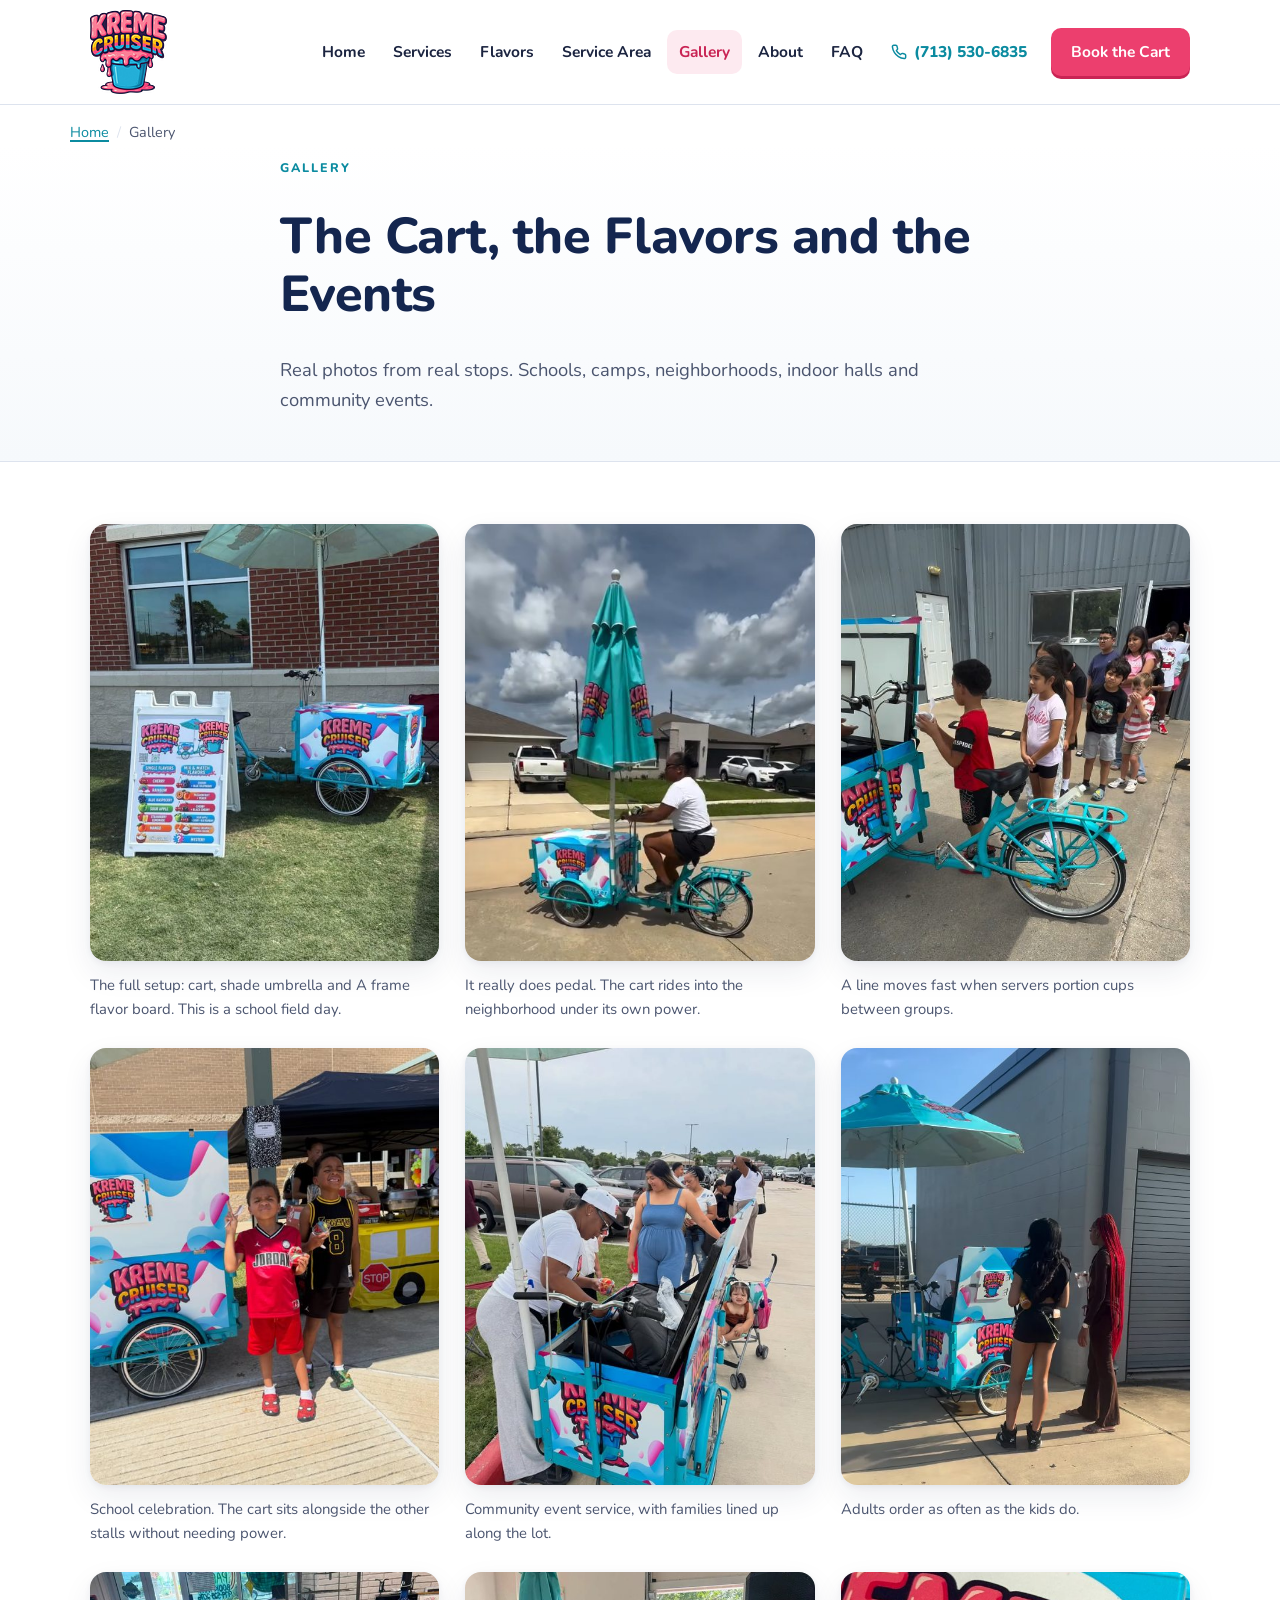
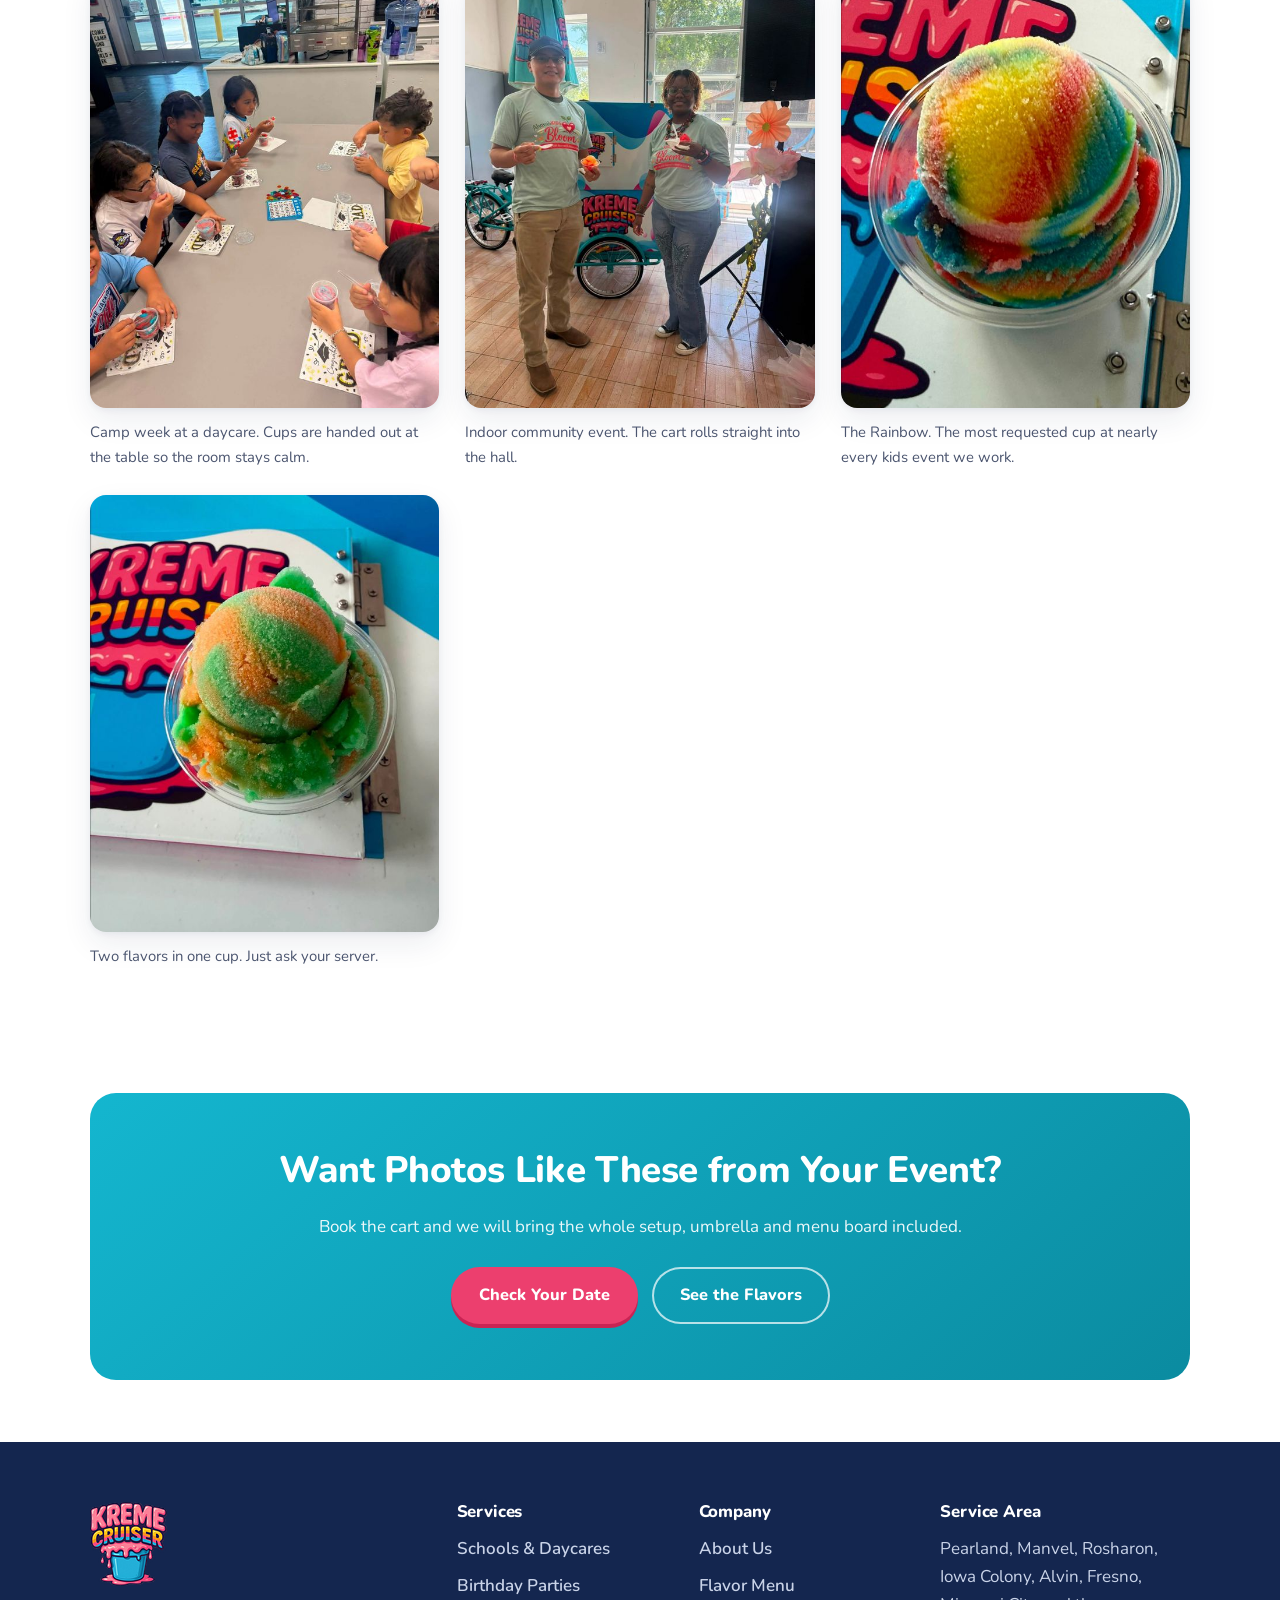
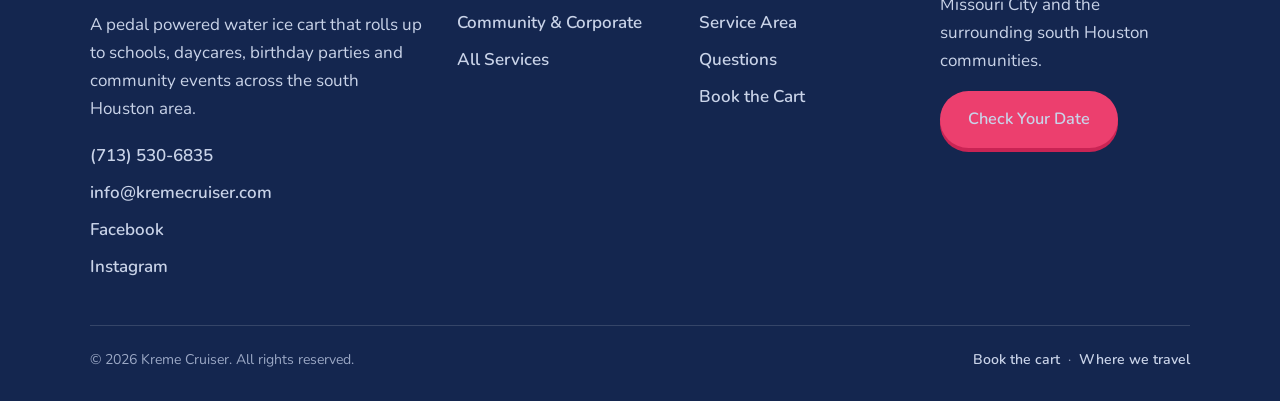
<file: gallery.html>
<!doctype html>
<html lang="en">
<head>
<meta charset="utf-8">
<meta name="viewport" content="width=device-width, initial-scale=1">
<title>Photo Gallery | Kreme Cruiser Water Ice Cart</title>
<meta name="description" content="Photos of the Kreme Cruiser water ice cart at schools, daycares, indoor community events and parties, plus close ups of the flavors.">
<link rel="canonical" href="https://kreme-cruiser.netlify.app/gallery.html">
<meta name="robots" content="index, follow">
<meta property="og:type" content="website">
<meta property="og:site_name" content="Kreme Cruiser">
<meta property="og:title" content="Photo Gallery | Kreme Cruiser Water Ice Cart">
<meta property="og:description" content="Photos of the Kreme Cruiser water ice cart at schools, daycares, indoor community events and parties, plus close ups of the flavors.">
<meta property="og:url" content="https://kreme-cruiser.netlify.app/gallery.html">
<meta property="og:image" content="https://kreme-cruiser.netlify.app/assets/img/og-kreme-cruiser.jpg">
<meta property="og:image:width" content="1200">
<meta property="og:image:height" content="630">
<meta property="og:image:alt" content="The Kreme Cruiser water ice cart parked under a teal umbrella beside its flavor menu board">
<meta name="twitter:card" content="summary_large_image">
<meta name="theme-color" content="#14b6cf">
<link rel="preconnect" href="https://fonts.googleapis.com">
<link rel="preconnect" href="https://fonts.gstatic.com" crossorigin>
<link rel="preload" as="style" href="https://fonts.googleapis.com/css2?family=Nunito:wght@400;600;700;800&display=swap">
<link rel="stylesheet" href="https://fonts.googleapis.com/css2?family=Nunito:wght@400;600;700;800&display=swap" media="print" onload="this.media='all';this.onload=null">
<noscript><link rel="stylesheet" href="https://fonts.googleapis.com/css2?family=Nunito:wght@400;600;700;800&display=swap"></noscript>
<link rel="stylesheet" href="assets/css/style.css?v=fdbb7ccd04">
<link rel="icon" href="assets/img/favicon-32.png?v=80367121b3" sizes="32x32" type="image/png">
<link rel="icon" href="assets/img/favicon-192.png?v=df41a5e89c" sizes="192x192" type="image/png">
<link rel="apple-touch-icon" href="assets/img/apple-touch-icon.png?v=be7489655d">
<link rel="manifest" href="site.webmanifest">
<script type="application/ld+json">{
  "@context": "https://schema.org",
  "@type": "FoodEstablishment",
  "@id": "https://kreme-cruiser.netlify.app/#business",
  "name": "Kreme Cruiser",
  "alternateName": "Kreme Cruiser Water Ice",
  "description": "Kreme Cruiser is a mobile water ice cart serving schools, daycares, birthday parties, church events and community gatherings in the south Houston area of Texas.",
  "url": "https://kreme-cruiser.netlify.app/",
  "telephone": "+1-713-530-6835",
  "email": "info@kremecruiser.com",
  "sameAs": ["https://www.instagram.com/kreme_cruiser/", "https://www.facebook.com/p/Kreme-Cruiser-61588605541964/"],
  "image": "https://kreme-cruiser.netlify.app/assets/img/og-kreme-cruiser.jpg",
  "servesCuisine": "Shaved ice",
  "priceRange": "$$",
  "areaServed": [{"@type":"City","name":"Pearland, TX"}, {"@type":"City","name":"Manvel, TX"}, {"@type":"City","name":"Rosharon, TX"}, {"@type":"City","name":"Iowa Colony, TX"}, {"@type":"City","name":"Alvin, TX"}, {"@type":"City","name":"Friendswood, TX"}, {"@type":"City","name":"Fresno, TX"}, {"@type":"City","name":"Missouri City, TX"}, {"@type":"City","name":"Sienna, TX"}, {"@type":"City","name":"Arcola, TX"}, {"@type":"City","name":"League City, TX"}, {"@type":"City","name":"South Houston, TX"}],
  "knowsAbout": ["Shaved ice catering", "School event catering", "Daycare treat days", "Birthday party catering"],
  "makesOffer": {
    "@type": "Offer",
    "itemOffered": {
      "@type": "Service",
      "name": "Mobile water ice cart service",
      "serviceType": "Event catering"
    }
  }
}</script>
<script type="application/ld+json">{"@context":"https://schema.org","@type":"BreadcrumbList","itemListElement":[{"@type":"ListItem","position":1,"name":"Home","item":"https://kreme-cruiser.netlify.app/"},{"@type":"ListItem","position":2,"name":"Gallery","item":"https://kreme-cruiser.netlify.app/gallery.html"}]}</script>
</head>
<body>
<a class="skip" href="#main">Skip to content</a>
  <header class="site-header">
    <div class="wrap header-inner">
      <a class="logo" href="index.html">
        <img src="assets/img/kreme-cruiser-logo.png?v=2e368bd4f4"
             srcset="assets/img/kreme-cruiser-logo.png?v=2e368bd4f4 1x, assets/img/kreme-cruiser-logo@2x.png?v=cf0e3093c4 2x, assets/img/kreme-cruiser-logo@3x.png?v=b131eacd65 3x"
             width="77" height="84" alt="Kreme Cruiser" decoding="async">
      </a>
      <div class="header-actions">
        <a class="header-call" data-contact="phone" href="#" data-contact-item hidden aria-label="Call Kreme Cruiser">
          <svg width="21" height="21" viewBox="0 0 24 24" fill="none" stroke="currentColor" stroke-width="2.2" stroke-linecap="round" stroke-linejoin="round" aria-hidden="true"><path d="M22 16.9v3a2 2 0 0 1-2.2 2 19.8 19.8 0 0 1-8.6-3.1 19.5 19.5 0 0 1-6-6A19.8 19.8 0 0 1 2.1 4.2 2 2 0 0 1 4.1 2h3a2 2 0 0 1 2 1.7c.1.9.4 1.8.7 2.7a2 2 0 0 1-.5 2.1L8.1 9.9a16 16 0 0 0 6 6l1.4-1.2a2 2 0 0 1 2.1-.5c.9.3 1.8.6 2.7.7a2 2 0 0 1 1.7 2Z"/></svg>
          <span class="visually-hidden">Call</span>
        </a>
      <button class="nav-toggle" type="button" aria-expanded="false" aria-controls="site-nav">
        <svg width="18" height="18" viewBox="0 0 24 24" fill="none" stroke="currentColor" stroke-width="2.5" stroke-linecap="round" aria-hidden="true"><path d="M3 6h18M3 12h18M3 18h18"/></svg>
        Menu
      </button>
      </div>
      <nav class="site-nav" id="site-nav" aria-label="Main">
        <ul>
            <li><a href="index.html">Home</a></li>
            <li><a href="services.html">Services</a></li>
            <li><a href="flavors.html">Flavors</a></li>
            <li><a href="service-area.html">Service Area</a></li>
            <li><a href="gallery.html" aria-current="page">Gallery</a></li>
            <li><a href="about.html">About</a></li>
            <li><a href="faq.html">FAQ</a></li>
            <li class="nav-phone" data-contact-item hidden><a data-contact="phone" href="#"><svg width="16" height="16" viewBox="0 0 24 24" fill="none" stroke-width="2.2" stroke-linecap="round" stroke-linejoin="round" aria-hidden="true"><path d="M22 16.9v3a2 2 0 0 1-2.2 2 19.8 19.8 0 0 1-8.6-3.1 19.5 19.5 0 0 1-6-6A19.8 19.8 0 0 1 2.1 4.2 2 2 0 0 1 4.1 2h3a2 2 0 0 1 2 1.7c.1.9.4 1.8.7 2.7a2 2 0 0 1-.5 2.1L8.1 9.9a16 16 0 0 0 6 6l1.4-1.2a2 2 0 0 1 2.1-.5c.9.3 1.8.6 2.7.7a2 2 0 0 1 1.7 2Z"/></svg><span data-contact-text>Phone</span></a></li>
            <li class="nav-cta"><a href="contact.html">Book the Cart</a></li>
        </ul>
      </nav>
    </div>
  </header>
<main id="main">
  <div class="wrap crumbs"><nav aria-label="Breadcrumb"><ol><li><a href="index.html">Home</a></li><li aria-current="page">Gallery</li></ol></nav></div>
  <section class="page-head">
    <div class="wrap narrow">
      <span class="eyebrow">Gallery</span>
      <h1>The Cart, the Flavors and the Events</h1>
      <p class="lede">Real photos from real stops. Schools, camps, neighborhoods, indoor halls and community events.</p>
    </div>
  </section>

  <section class="section">
    <div class="wrap">
      <div class="gallery-grid">
        <figure>
          <img src="assets/img/cart-menu-board-1179.jpg?v=4fcaa8e783" srcset="assets/img/cart-menu-board-600.jpg?v=f7136ae4d1 600w, assets/img/cart-menu-board-1000.jpg?v=7320a657a5 1000w, assets/img/cart-menu-board-1179.jpg?v=4fcaa8e783 1179w" sizes="(max-width: 560px) 90vw, (max-width: 900px) 45vw, 340px" alt="The Kreme Cruiser cart parked on grass outside a school with its teal umbrella up and the flavor menu board beside it" loading="lazy" decoding="async">
          <figcaption>The full setup: cart, shade umbrella and A frame flavor board. This is a school field day.</figcaption>
        </figure>
        <figure>
          <img src="assets/img/cart-neighborhood-ride-546.jpg?v=6443bb200f" srcset="assets/img/cart-neighborhood-ride-546.jpg?v=6443bb200f 546w" sizes="(max-width: 560px) 90vw, (max-width: 900px) 45vw, 340px" alt="A Kreme Cruiser rider pedaling the cart with its teal umbrella down a residential street" loading="lazy" decoding="async">
          <figcaption>It really does pedal. The cart rides into the neighborhood under its own power.</figcaption>
        </figure>
        <figure>
          <img src="assets/img/kids-lined-up-at-cart-541.jpg?v=65dc893226" srcset="assets/img/kids-lined-up-at-cart-541.jpg?v=65dc893226 541w" sizes="(max-width: 560px) 90vw, (max-width: 900px) 45vw, 340px" alt="A line of children waiting at the Kreme Cruiser cart outside a building while a server hands out a cup" loading="lazy" decoding="async">
          <figcaption>A line moves fast when servers portion cups between groups.</figcaption>
        </figure>
        <figure>
          <img src="assets/img/kids-school-event-725.jpg?v=3ba49e61a1" srcset="assets/img/kids-school-event-600.jpg?v=3986882c0f 600w, assets/img/kids-school-event-725.jpg?v=3ba49e61a1 725w" sizes="(max-width: 560px) 90vw, (max-width: 900px) 45vw, 340px" alt="Two boys holding cups of water ice in front of the Kreme Cruiser cart at an outdoor school event" loading="lazy" decoding="async">
          <figcaption>School celebration. The cart sits alongside the other stalls without needing power.</figcaption>
        </figure>
        <figure>
          <img src="assets/img/serving-community-event-722.jpg?v=02c997f39e" srcset="assets/img/serving-community-event-600.jpg?v=67e6cc764f 600w, assets/img/serving-community-event-722.jpg?v=02c997f39e 722w" sizes="(max-width: 560px) 90vw, (max-width: 900px) 45vw, 340px" alt="A Kreme Cruiser server scooping water ice for families waiting at an outdoor community event" loading="lazy" decoding="async">
          <figcaption>Community event service, with families lined up along the lot.</figcaption>
        </figure>
        <figure>
          <img src="assets/img/guests-ordering-at-cart-547.jpg?v=a4a7ed9abe" srcset="assets/img/guests-ordering-at-cart-547.jpg?v=a4a7ed9abe 547w" sizes="(max-width: 560px) 90vw, (max-width: 900px) 45vw, 340px" alt="Two guests standing at the Kreme Cruiser cart under its umbrella at an outdoor event" loading="lazy" decoding="async">
          <figcaption>Adults order as often as the kids do.</figcaption>
        </figure>
        <figure>
          <img src="assets/img/daycare-shaved-ice-party-1179.jpg?v=1bcc9d5c67" srcset="assets/img/daycare-shaved-ice-party-600.jpg?v=dbaf257090 600w, assets/img/daycare-shaved-ice-party-1000.jpg?v=82e90a5bbd 1000w, assets/img/daycare-shaved-ice-party-1179.jpg?v=1bcc9d5c67 1179w" sizes="(max-width: 560px) 90vw, (max-width: 900px) 45vw, 340px" alt="Children seated around a table indoors at a daycare eating cups of water ice" loading="lazy" decoding="async">
          <figcaption>Camp week at a daycare. Cups are handed out at the table so the room stays calm.</figcaption>
        </figure>
        <figure>
          <img src="assets/img/kreme-cruiser-team-event-1179.jpg?v=9f79cdac81" srcset="assets/img/kreme-cruiser-team-event-600.jpg?v=4797c5757e 600w, assets/img/kreme-cruiser-team-event-1000.jpg?v=46c14fb746 1000w, assets/img/kreme-cruiser-team-event-1179.jpg?v=9f79cdac81 1179w" sizes="(max-width: 560px) 90vw, (max-width: 900px) 45vw, 340px" alt="Two Kreme Cruiser servers in branded shirts holding cups in front of the cart at an indoor event" loading="lazy" decoding="async">
          <figcaption>Indoor community event. The cart rolls straight into the hall.</figcaption>
        </figure>
        <figure>
          <img src="assets/img/rainbow-shaved-ice-1179.jpg?v=c711240deb" srcset="assets/img/rainbow-shaved-ice-600.jpg?v=f32376c3d3 600w, assets/img/rainbow-shaved-ice-1000.jpg?v=c3ab63df27 1000w, assets/img/rainbow-shaved-ice-1179.jpg?v=c711240deb 1179w" sizes="(max-width: 560px) 90vw, (max-width: 900px) 45vw, 340px" alt="A cup of rainbow water ice layered in red, yellow, green and blue" loading="lazy" decoding="async">
          <figcaption>The Rainbow. The most requested cup at nearly every kids event we work.</figcaption>
        </figure>
        <figure>
          <img src="assets/img/sour-apple-orange-shaved-ice-1179.jpg?v=ea5f17fc53" srcset="assets/img/sour-apple-orange-shaved-ice-600.jpg?v=50769f731c 600w, assets/img/sour-apple-orange-shaved-ice-1000.jpg?v=351bf5c3eb 1000w, assets/img/sour-apple-orange-shaved-ice-1179.jpg?v=ea5f17fc53 1179w" sizes="(max-width: 560px) 90vw, (max-width: 900px) 45vw, 340px" alt="A cup of orange and green water ice resting on the Kreme Cruiser cart" loading="lazy" decoding="async">
          <figcaption>Two flavors in one cup. Just ask your server.</figcaption>
        </figure>
      </div>
    </div>
  </section>

  <section class="section">
    <div class="wrap">
      <div class="callout">
        <h2>Want Photos Like These from Your Event?</h2>
        <p>Book the cart and we will bring the whole setup, umbrella and menu board included.</p>
        <div class="btn-row">
          <a class="btn btn-primary" href="contact.html">Check Your Date</a>
          <a class="btn btn-ghost" href="flavors.html">See the Flavors</a>
        </div>
      </div>
    </div>
  </section>

</main>
  <footer class="site-footer">
    <div class="wrap">
      <div class="footer-grid">
        <div>
          <a class="logo" href="index.html">
        <img src="assets/img/kreme-cruiser-logo.png?v=2e368bd4f4"
             srcset="assets/img/kreme-cruiser-logo.png?v=2e368bd4f4 1x, assets/img/kreme-cruiser-logo@2x.png?v=cf0e3093c4 2x, assets/img/kreme-cruiser-logo@3x.png?v=b131eacd65 3x"
             width="77" height="84" alt="Kreme Cruiser" decoding="async">
      </a>
          <p style="margin-top:16px;max-width:34ch;">A pedal powered water ice cart that rolls up to schools, daycares, birthday parties and community events across the south Houston area.</p>
          <ul style="margin-top:18px;">
            <li data-contact-item hidden><a data-contact="phone" href="#">Phone</a></li>
            <li data-contact-item hidden><a data-contact="email" href="#">Email</a></li>
            <li data-contact-item hidden><a data-contact="facebook" href="#" rel="noopener">Facebook</a></li>
            <li data-contact-item hidden><a data-contact="instagram" href="#" rel="noopener">Instagram</a></li>
            <li data-contact-item hidden><a data-contact="tiktok" href="#" rel="noopener">TikTok</a></li>
          </ul>
        </div>
        <div>
          <h3>Services</h3>
          <ul><li><a href="schools-and-daycares.html">Schools &amp; Daycares</a></li><li><a href="birthday-parties.html">Birthday Parties</a></li><li><a href="community-and-corporate-events.html">Community &amp; Corporate</a></li><li><a href="services.html">All Services</a></li></ul>
        </div>
        <div>
          <h3>Company</h3>
          <ul><li><a href="about.html">About Us</a></li><li><a href="flavors.html">Flavor Menu</a></li><li><a href="service-area.html">Service Area</a></li><li><a href="faq.html">Questions</a></li><li><a href="contact.html">Book the Cart</a></li></ul>
        </div>
        <div>
          <h3>Service Area</h3>
          <p style="margin-bottom:10px;">Pearland, Manvel, Rosharon, Iowa Colony, Alvin, Fresno, Missouri City and the surrounding south Houston communities.</p>
          <a class="btn btn-primary" href="contact.html" style="margin-top:6px;">Check Your Date</a>
        </div>
      </div>
      <div class="footer-bottom">
        <p class="mb-0">&copy; <span data-year>2026</span> Kreme Cruiser. All rights reserved.</p>
        <p class="mb-0"><a href="contact.html">Book the cart</a> &nbsp;&middot;&nbsp; <a href="service-area.html">Where we travel</a></p>
      </div>
    </div>
  </footer>
<script src="assets/js/site.js?v=b6ad2d8462"></script>
</body>
</html>
</file>
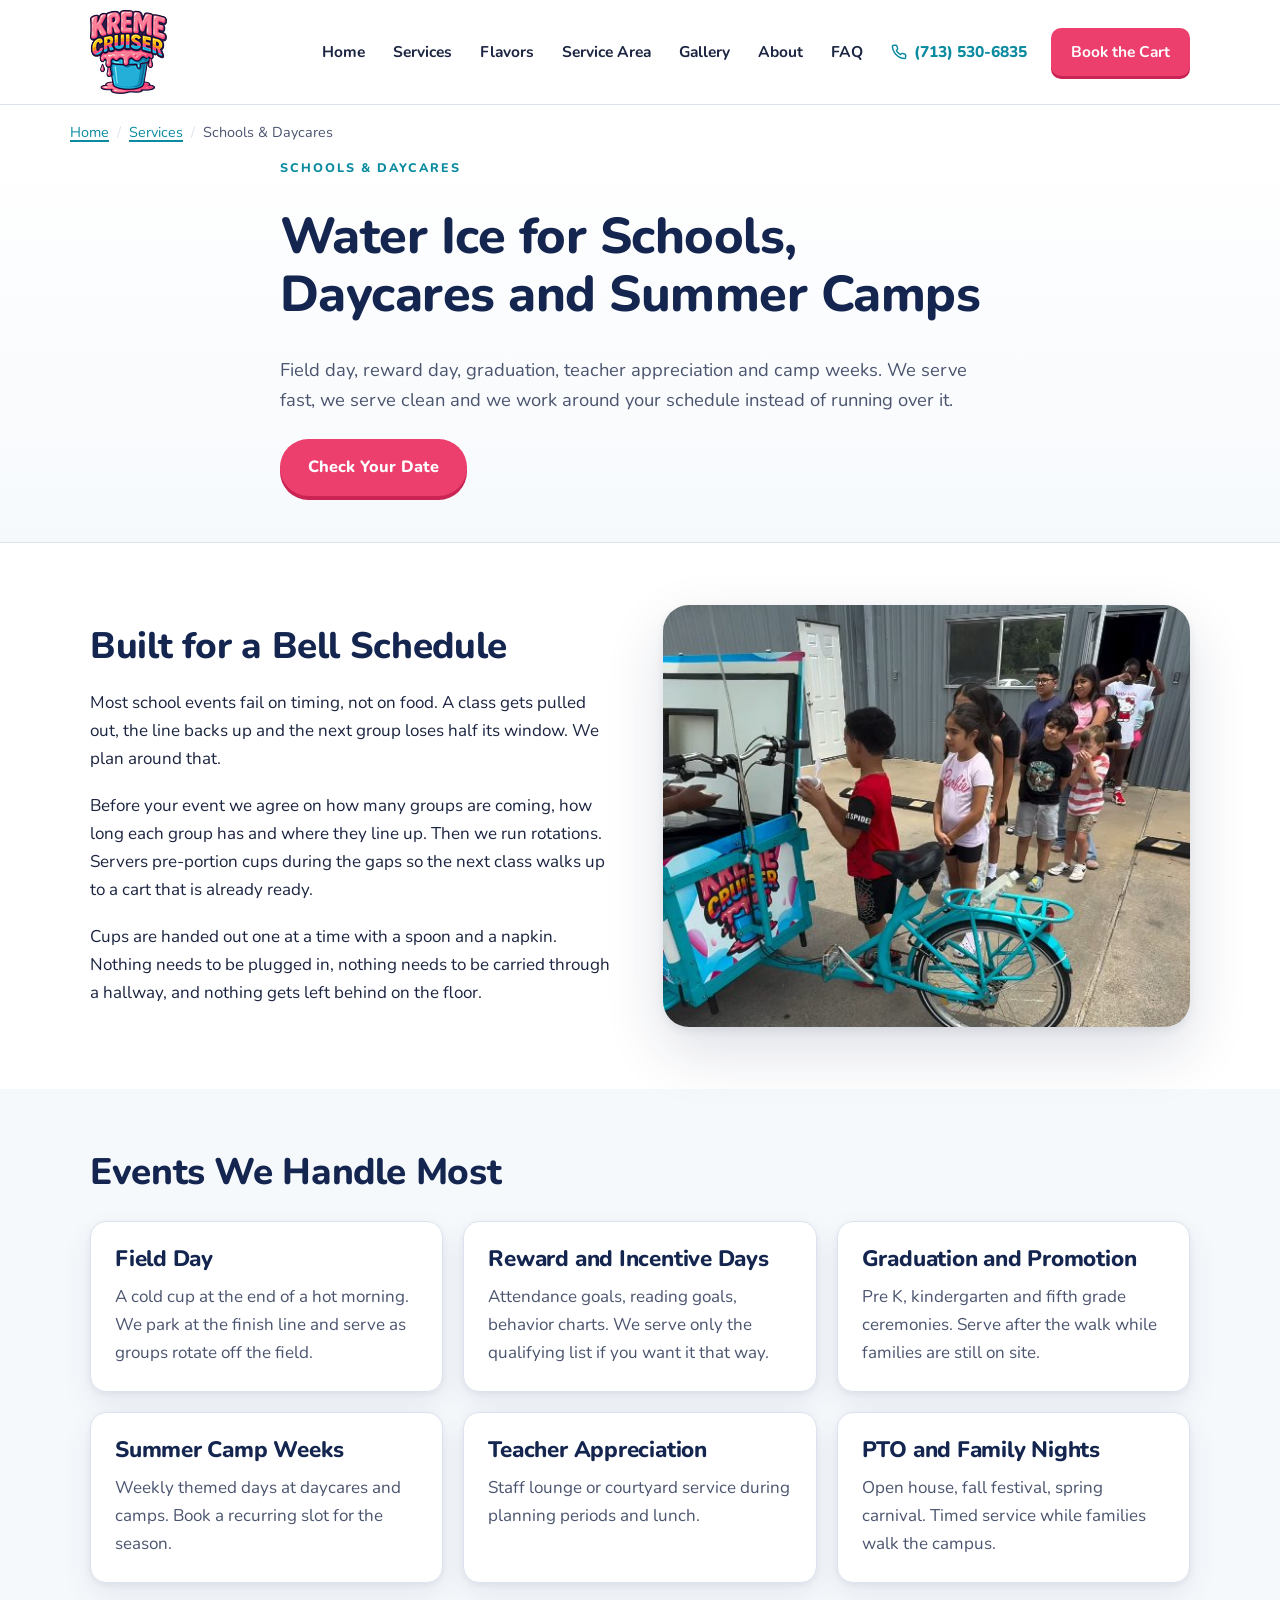
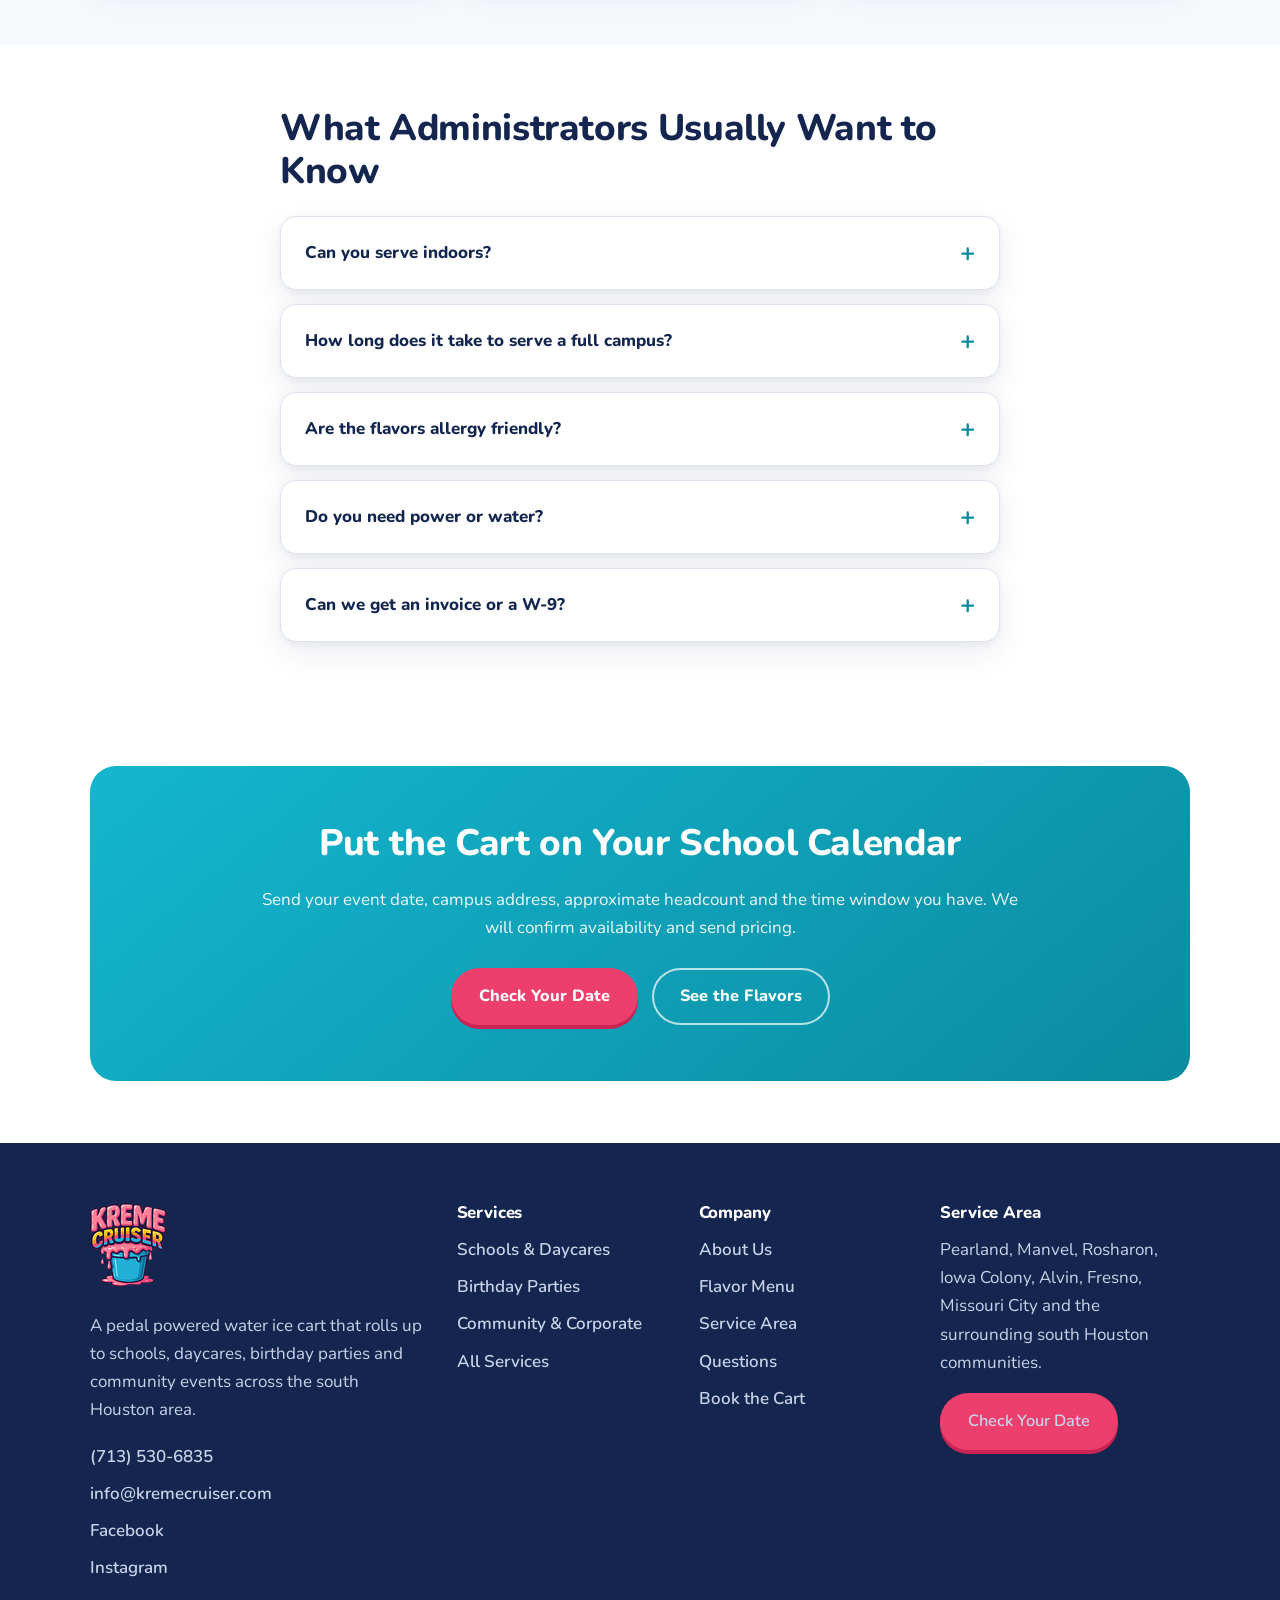
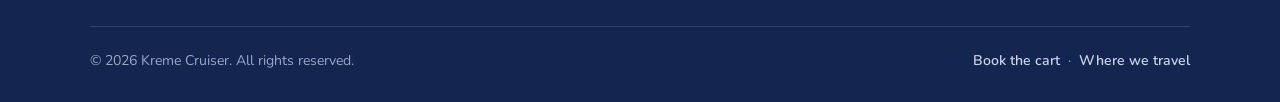
<file: schools-and-daycares.html>
<!doctype html>
<html lang="en">
<head>
<meta charset="utf-8">
<meta name="viewport" content="width=device-width, initial-scale=1">
<title>Water Ice for Schools &amp; Daycares | Kreme Cruiser</title>
<meta name="description" content="Field days, reward days, graduations and camp weeks. Rotation service that fits your bell schedule, indoors or out, across the south Houston area.">
<link rel="canonical" href="https://kreme-cruiser.netlify.app/schools-and-daycares.html">
<meta name="robots" content="index, follow">
<meta property="og:type" content="website">
<meta property="og:site_name" content="Kreme Cruiser">
<meta property="og:title" content="Water Ice for Schools &amp; Daycares | Kreme Cruiser">
<meta property="og:description" content="Field days, reward days, graduations and camp weeks. Rotation service that fits your bell schedule, indoors or out, across the south Houston area.">
<meta property="og:url" content="https://kreme-cruiser.netlify.app/schools-and-daycares.html">
<meta property="og:image" content="https://kreme-cruiser.netlify.app/assets/img/og-kreme-cruiser.jpg">
<meta property="og:image:width" content="1200">
<meta property="og:image:height" content="630">
<meta property="og:image:alt" content="The Kreme Cruiser water ice cart parked under a teal umbrella beside its flavor menu board">
<meta name="twitter:card" content="summary_large_image">
<meta name="theme-color" content="#14b6cf">
<link rel="preconnect" href="https://fonts.googleapis.com">
<link rel="preconnect" href="https://fonts.gstatic.com" crossorigin>
<link rel="preload" as="style" href="https://fonts.googleapis.com/css2?family=Nunito:wght@400;600;700;800&display=swap">
<link rel="stylesheet" href="https://fonts.googleapis.com/css2?family=Nunito:wght@400;600;700;800&display=swap" media="print" onload="this.media='all';this.onload=null">
<noscript><link rel="stylesheet" href="https://fonts.googleapis.com/css2?family=Nunito:wght@400;600;700;800&display=swap"></noscript>
<link rel="stylesheet" href="assets/css/style.css?v=fdbb7ccd04">
<link rel="icon" href="assets/img/favicon-32.png?v=80367121b3" sizes="32x32" type="image/png">
<link rel="icon" href="assets/img/favicon-192.png?v=df41a5e89c" sizes="192x192" type="image/png">
<link rel="apple-touch-icon" href="assets/img/apple-touch-icon.png?v=be7489655d">
<link rel="manifest" href="site.webmanifest">
<script type="application/ld+json">{
  "@context": "https://schema.org",
  "@type": "FoodEstablishment",
  "@id": "https://kreme-cruiser.netlify.app/#business",
  "name": "Kreme Cruiser",
  "alternateName": "Kreme Cruiser Water Ice",
  "description": "Kreme Cruiser is a mobile water ice cart serving schools, daycares, birthday parties, church events and community gatherings in the south Houston area of Texas.",
  "url": "https://kreme-cruiser.netlify.app/",
  "telephone": "+1-713-530-6835",
  "email": "info@kremecruiser.com",
  "sameAs": ["https://www.instagram.com/kreme_cruiser/", "https://www.facebook.com/p/Kreme-Cruiser-61588605541964/"],
  "image": "https://kreme-cruiser.netlify.app/assets/img/og-kreme-cruiser.jpg",
  "servesCuisine": "Shaved ice",
  "priceRange": "$$",
  "areaServed": [{"@type":"City","name":"Pearland, TX"}, {"@type":"City","name":"Manvel, TX"}, {"@type":"City","name":"Rosharon, TX"}, {"@type":"City","name":"Iowa Colony, TX"}, {"@type":"City","name":"Alvin, TX"}, {"@type":"City","name":"Friendswood, TX"}, {"@type":"City","name":"Fresno, TX"}, {"@type":"City","name":"Missouri City, TX"}, {"@type":"City","name":"Sienna, TX"}, {"@type":"City","name":"Arcola, TX"}, {"@type":"City","name":"League City, TX"}, {"@type":"City","name":"South Houston, TX"}],
  "knowsAbout": ["Shaved ice catering", "School event catering", "Daycare treat days", "Birthday party catering"],
  "makesOffer": {
    "@type": "Offer",
    "itemOffered": {
      "@type": "Service",
      "name": "Mobile water ice cart service",
      "serviceType": "Event catering"
    }
  }
}</script>
<script type="application/ld+json">{"@context":"https://schema.org","@type":"BreadcrumbList","itemListElement":[{"@type":"ListItem","position":1,"name":"Home","item":"https://kreme-cruiser.netlify.app/"},{"@type":"ListItem","position":2,"name":"Services","item":"https://kreme-cruiser.netlify.app/services.html"},{"@type":"ListItem","position":3,"name":"Schools and Daycares","item":"https://kreme-cruiser.netlify.app/schools-and-daycares.html"}]}</script>
</head>
<body>
<a class="skip" href="#main">Skip to content</a>
  <header class="site-header">
    <div class="wrap header-inner">
      <a class="logo" href="index.html">
        <img src="assets/img/kreme-cruiser-logo.png?v=2e368bd4f4"
             srcset="assets/img/kreme-cruiser-logo.png?v=2e368bd4f4 1x, assets/img/kreme-cruiser-logo@2x.png?v=cf0e3093c4 2x, assets/img/kreme-cruiser-logo@3x.png?v=b131eacd65 3x"
             width="77" height="84" alt="Kreme Cruiser" decoding="async">
      </a>
      <div class="header-actions">
        <a class="header-call" data-contact="phone" href="#" data-contact-item hidden aria-label="Call Kreme Cruiser">
          <svg width="21" height="21" viewBox="0 0 24 24" fill="none" stroke="currentColor" stroke-width="2.2" stroke-linecap="round" stroke-linejoin="round" aria-hidden="true"><path d="M22 16.9v3a2 2 0 0 1-2.2 2 19.8 19.8 0 0 1-8.6-3.1 19.5 19.5 0 0 1-6-6A19.8 19.8 0 0 1 2.1 4.2 2 2 0 0 1 4.1 2h3a2 2 0 0 1 2 1.7c.1.9.4 1.8.7 2.7a2 2 0 0 1-.5 2.1L8.1 9.9a16 16 0 0 0 6 6l1.4-1.2a2 2 0 0 1 2.1-.5c.9.3 1.8.6 2.7.7a2 2 0 0 1 1.7 2Z"/></svg>
          <span class="visually-hidden">Call</span>
        </a>
      <button class="nav-toggle" type="button" aria-expanded="false" aria-controls="site-nav">
        <svg width="18" height="18" viewBox="0 0 24 24" fill="none" stroke="currentColor" stroke-width="2.5" stroke-linecap="round" aria-hidden="true"><path d="M3 6h18M3 12h18M3 18h18"/></svg>
        Menu
      </button>
      </div>
      <nav class="site-nav" id="site-nav" aria-label="Main">
        <ul>
            <li><a href="index.html">Home</a></li>
            <li><a href="services.html">Services</a></li>
            <li><a href="flavors.html">Flavors</a></li>
            <li><a href="service-area.html">Service Area</a></li>
            <li><a href="gallery.html">Gallery</a></li>
            <li><a href="about.html">About</a></li>
            <li><a href="faq.html">FAQ</a></li>
            <li class="nav-phone" data-contact-item hidden><a data-contact="phone" href="#"><svg width="16" height="16" viewBox="0 0 24 24" fill="none" stroke-width="2.2" stroke-linecap="round" stroke-linejoin="round" aria-hidden="true"><path d="M22 16.9v3a2 2 0 0 1-2.2 2 19.8 19.8 0 0 1-8.6-3.1 19.5 19.5 0 0 1-6-6A19.8 19.8 0 0 1 2.1 4.2 2 2 0 0 1 4.1 2h3a2 2 0 0 1 2 1.7c.1.9.4 1.8.7 2.7a2 2 0 0 1-.5 2.1L8.1 9.9a16 16 0 0 0 6 6l1.4-1.2a2 2 0 0 1 2.1-.5c.9.3 1.8.6 2.7.7a2 2 0 0 1 1.7 2Z"/></svg><span data-contact-text>Phone</span></a></li>
            <li class="nav-cta"><a href="contact.html">Book the Cart</a></li>
        </ul>
      </nav>
    </div>
  </header>
<main id="main">
  <div class="wrap crumbs"><nav aria-label="Breadcrumb"><ol><li><a href="index.html">Home</a></li><li><a href="services.html">Services</a></li><li aria-current="page">Schools &amp; Daycares</li></ol></nav></div>
  <section class="page-head">
    <div class="wrap narrow">
      <span class="eyebrow">Schools &amp; Daycares</span>
      <h1>Water Ice for Schools, Daycares and Summer Camps</h1>
      <p class="lede">Field day, reward day, graduation, teacher appreciation and camp weeks. We serve fast, we serve clean and we work around your schedule instead of running over it.</p>
      <div class="btn-row mt-32"><a class="btn btn-primary" href="contact.html?event=School%20or%20daycare">Check Your Date</a></div>
    </div>
  </section>

  <section class="section">
    <div class="wrap">
      <div class="split">
        <div>
          <h2>Built for a Bell Schedule</h2>
          <p>Most school events fail on timing, not on food. A class gets pulled out, the line backs up and the next group loses half its window. We plan around that.</p>
          <p>Before your event we agree on how many groups are coming, how long each group has and where they line up. Then we run rotations. Servers pre-portion cups during the gaps so the next class walks up to a cart that is already ready.</p>
          <p>Cups are handed out one at a time with a spoon and a napkin. Nothing needs to be plugged in, nothing needs to be carried through a hallway, and nothing gets left behind on the floor.</p>
        </div>
        <div><img src="assets/img/kids-lined-up-at-cart-541.jpg?v=65dc893226" srcset="assets/img/kids-lined-up-at-cart-541.jpg?v=65dc893226 541w" sizes="(max-width: 860px) 90vw, 500px" alt="Children lined up at the Kreme Cruiser cart at a school while a server hands out a cup" loading="lazy" decoding="async"></div>
      </div>
    </div>
  </section>

  <section class="section section-shell">
    <div class="wrap">
      <div class="section-head"><h2>Events We Handle Most</h2></div>
      <div class="grid grid-3">
        <div class="card"><h3>Field Day</h3><p>A cold cup at the end of a hot morning. We park at the finish line and serve as groups rotate off the field.</p></div>
        <div class="card"><h3>Reward and Incentive Days</h3><p>Attendance goals, reading goals, behavior charts. We serve only the qualifying list if you want it that way.</p></div>
        <div class="card"><h3>Graduation and Promotion</h3><p>Pre K, kindergarten and fifth grade ceremonies. Serve after the walk while families are still on site.</p></div>
        <div class="card"><h3>Summer Camp Weeks</h3><p>Weekly themed days at daycares and camps. Book a recurring slot for the season.</p></div>
        <div class="card"><h3>Teacher Appreciation</h3><p>Staff lounge or courtyard service during planning periods and lunch.</p></div>
        <div class="card"><h3>PTO and Family Nights</h3><p>Open house, fall festival, spring carnival. Timed service while families walk the campus.</p></div>
      </div>
    </div>
  </section>

  <section class="section">
    <div class="wrap narrow">
      <h2>What Administrators Usually Want to Know</h2>
      <div class="faq mt-32">
        <details><summary>Can you serve indoors?</summary><div><p>Yes. The cart is a trike, not a trailer. It fits through a standard double door and rolls onto a gym floor, a cafeteria or a multipurpose room. We have served indoor events with the cart parked inside the room.</p></div></details>
        <details><summary>How long does it take to serve a full campus?</summary><div><p>It depends on headcount and how many groups you send at once. Tell us your total number and the window you have, and we will tell you honestly whether one cart can cover it or whether you need a longer window.</p></div></details>
        <details><summary>Are the flavors allergy friendly?</summary><div><p>All flavors are dairy free and the cart does not carry nuts. Pi&ntilde;a Colada and Orange Creamsicle taste creamy but contain no dairy and no alcohol. If you have a student with a specific allergy, send us the details before the event and we will tell you exactly what is in the flavor.</p></div></details>
        <details><summary>Do you need power or water?</summary><div><p>Not at most events. We do not run a generator. Tell us your serving spot when you book and we will confirm what, if anything, we need from you.</p></div></details>
        <details><summary>Can we get an invoice or a W-9?</summary><div><p>Yes. Send your district or center billing requirements with your booking request and we will get you what your business office needs.</p></div></details>
      </div>
    </div>
  </section>

  <section class="section">
    <div class="wrap">
      <div class="callout">
        <h2>Put the Cart on Your School Calendar</h2>
        <p>Send your event date, campus address, approximate headcount and the time window you have. We will confirm availability and send pricing.</p>
        <div class="btn-row">
          <a class="btn btn-primary" href="contact.html">Check Your Date</a>
          <a class="btn btn-ghost" href="flavors.html">See the Flavors</a>
        </div>
      </div>
    </div>
  </section>

</main>
  <footer class="site-footer">
    <div class="wrap">
      <div class="footer-grid">
        <div>
          <a class="logo" href="index.html">
        <img src="assets/img/kreme-cruiser-logo.png?v=2e368bd4f4"
             srcset="assets/img/kreme-cruiser-logo.png?v=2e368bd4f4 1x, assets/img/kreme-cruiser-logo@2x.png?v=cf0e3093c4 2x, assets/img/kreme-cruiser-logo@3x.png?v=b131eacd65 3x"
             width="77" height="84" alt="Kreme Cruiser" decoding="async">
      </a>
          <p style="margin-top:16px;max-width:34ch;">A pedal powered water ice cart that rolls up to schools, daycares, birthday parties and community events across the south Houston area.</p>
          <ul style="margin-top:18px;">
            <li data-contact-item hidden><a data-contact="phone" href="#">Phone</a></li>
            <li data-contact-item hidden><a data-contact="email" href="#">Email</a></li>
            <li data-contact-item hidden><a data-contact="facebook" href="#" rel="noopener">Facebook</a></li>
            <li data-contact-item hidden><a data-contact="instagram" href="#" rel="noopener">Instagram</a></li>
            <li data-contact-item hidden><a data-contact="tiktok" href="#" rel="noopener">TikTok</a></li>
          </ul>
        </div>
        <div>
          <h3>Services</h3>
          <ul><li><a href="schools-and-daycares.html">Schools &amp; Daycares</a></li><li><a href="birthday-parties.html">Birthday Parties</a></li><li><a href="community-and-corporate-events.html">Community &amp; Corporate</a></li><li><a href="services.html">All Services</a></li></ul>
        </div>
        <div>
          <h3>Company</h3>
          <ul><li><a href="about.html">About Us</a></li><li><a href="flavors.html">Flavor Menu</a></li><li><a href="service-area.html">Service Area</a></li><li><a href="faq.html">Questions</a></li><li><a href="contact.html">Book the Cart</a></li></ul>
        </div>
        <div>
          <h3>Service Area</h3>
          <p style="margin-bottom:10px;">Pearland, Manvel, Rosharon, Iowa Colony, Alvin, Fresno, Missouri City and the surrounding south Houston communities.</p>
          <a class="btn btn-primary" href="contact.html" style="margin-top:6px;">Check Your Date</a>
        </div>
      </div>
      <div class="footer-bottom">
        <p class="mb-0">&copy; <span data-year>2026</span> Kreme Cruiser. All rights reserved.</p>
        <p class="mb-0"><a href="contact.html">Book the cart</a> &nbsp;&middot;&nbsp; <a href="service-area.html">Where we travel</a></p>
      </div>
    </div>
  </footer>
<script src="assets/js/site.js?v=b6ad2d8462"></script>
</body>
</html>
</file>
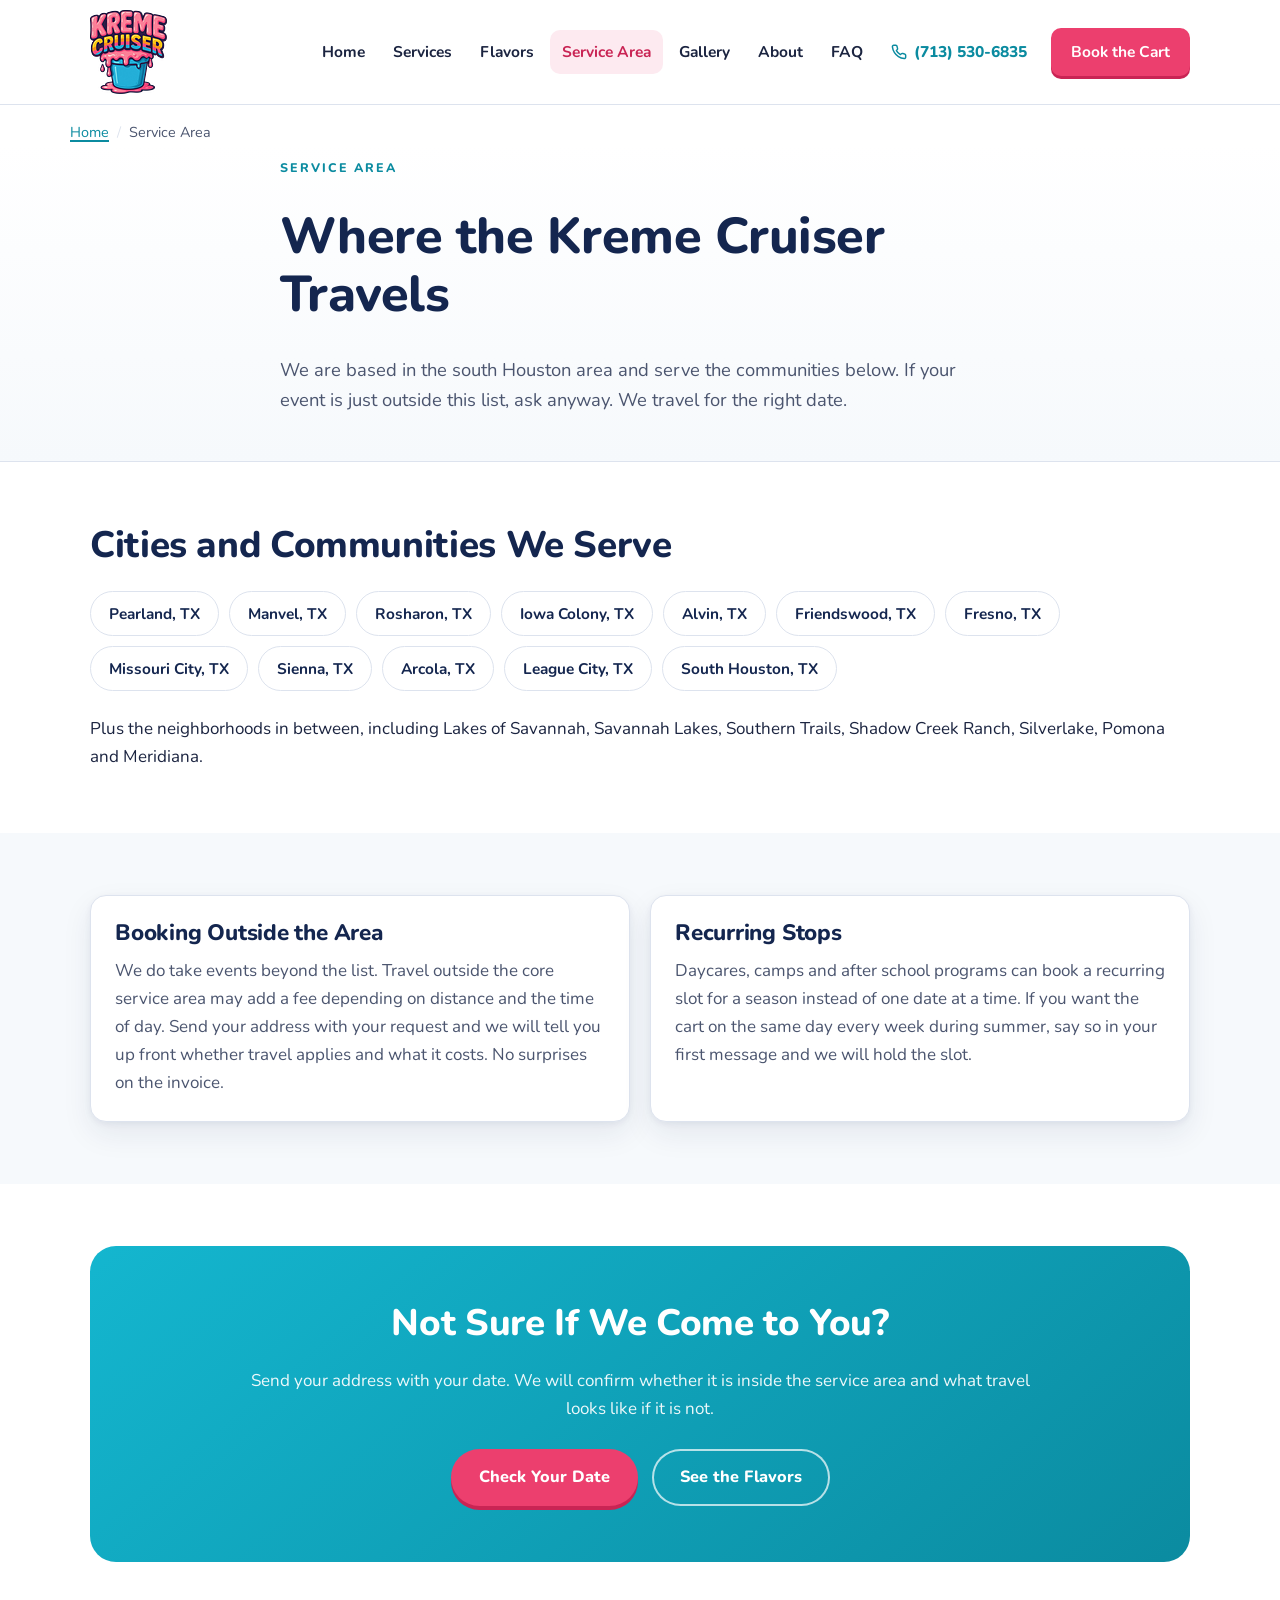
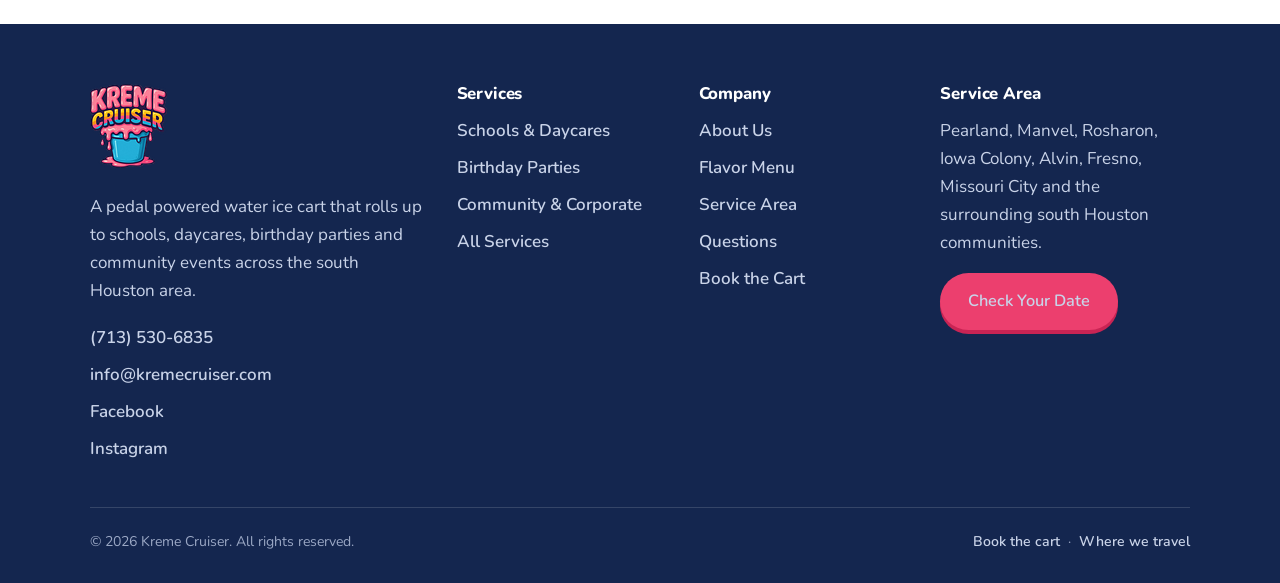
<file: service-area.html>
<!doctype html>
<html lang="en">
<head>
<meta charset="utf-8">
<meta name="viewport" content="width=device-width, initial-scale=1">
<title>Service Area | Kreme Cruiser Water Ice</title>
<meta name="description" content="Kreme Cruiser serves Pearland, Manvel, Rosharon, Iowa Colony, Alvin, Fresno, Missouri City and nearby communities. Ask about travel outside the area.">
<link rel="canonical" href="https://kreme-cruiser.netlify.app/service-area.html">
<meta name="robots" content="index, follow">
<meta property="og:type" content="website">
<meta property="og:site_name" content="Kreme Cruiser">
<meta property="og:title" content="Service Area | Kreme Cruiser Water Ice">
<meta property="og:description" content="Kreme Cruiser serves Pearland, Manvel, Rosharon, Iowa Colony, Alvin, Fresno, Missouri City and nearby communities. Ask about travel outside the area.">
<meta property="og:url" content="https://kreme-cruiser.netlify.app/service-area.html">
<meta property="og:image" content="https://kreme-cruiser.netlify.app/assets/img/og-kreme-cruiser.jpg">
<meta property="og:image:width" content="1200">
<meta property="og:image:height" content="630">
<meta property="og:image:alt" content="The Kreme Cruiser water ice cart parked under a teal umbrella beside its flavor menu board">
<meta name="twitter:card" content="summary_large_image">
<meta name="theme-color" content="#14b6cf">
<link rel="preconnect" href="https://fonts.googleapis.com">
<link rel="preconnect" href="https://fonts.gstatic.com" crossorigin>
<link rel="preload" as="style" href="https://fonts.googleapis.com/css2?family=Nunito:wght@400;600;700;800&display=swap">
<link rel="stylesheet" href="https://fonts.googleapis.com/css2?family=Nunito:wght@400;600;700;800&display=swap" media="print" onload="this.media='all';this.onload=null">
<noscript><link rel="stylesheet" href="https://fonts.googleapis.com/css2?family=Nunito:wght@400;600;700;800&display=swap"></noscript>
<link rel="stylesheet" href="assets/css/style.css?v=fdbb7ccd04">
<link rel="icon" href="assets/img/favicon-32.png?v=80367121b3" sizes="32x32" type="image/png">
<link rel="icon" href="assets/img/favicon-192.png?v=df41a5e89c" sizes="192x192" type="image/png">
<link rel="apple-touch-icon" href="assets/img/apple-touch-icon.png?v=be7489655d">
<link rel="manifest" href="site.webmanifest">
<script type="application/ld+json">{
  "@context": "https://schema.org",
  "@type": "FoodEstablishment",
  "@id": "https://kreme-cruiser.netlify.app/#business",
  "name": "Kreme Cruiser",
  "alternateName": "Kreme Cruiser Water Ice",
  "description": "Kreme Cruiser is a mobile water ice cart serving schools, daycares, birthday parties, church events and community gatherings in the south Houston area of Texas.",
  "url": "https://kreme-cruiser.netlify.app/",
  "telephone": "+1-713-530-6835",
  "email": "info@kremecruiser.com",
  "sameAs": ["https://www.instagram.com/kreme_cruiser/", "https://www.facebook.com/p/Kreme-Cruiser-61588605541964/"],
  "image": "https://kreme-cruiser.netlify.app/assets/img/og-kreme-cruiser.jpg",
  "servesCuisine": "Shaved ice",
  "priceRange": "$$",
  "areaServed": [{"@type":"City","name":"Pearland, TX"}, {"@type":"City","name":"Manvel, TX"}, {"@type":"City","name":"Rosharon, TX"}, {"@type":"City","name":"Iowa Colony, TX"}, {"@type":"City","name":"Alvin, TX"}, {"@type":"City","name":"Friendswood, TX"}, {"@type":"City","name":"Fresno, TX"}, {"@type":"City","name":"Missouri City, TX"}, {"@type":"City","name":"Sienna, TX"}, {"@type":"City","name":"Arcola, TX"}, {"@type":"City","name":"League City, TX"}, {"@type":"City","name":"South Houston, TX"}],
  "knowsAbout": ["Shaved ice catering", "School event catering", "Daycare treat days", "Birthday party catering"],
  "makesOffer": {
    "@type": "Offer",
    "itemOffered": {
      "@type": "Service",
      "name": "Mobile water ice cart service",
      "serviceType": "Event catering"
    }
  }
}</script>
<script type="application/ld+json">{"@context":"https://schema.org","@type":"BreadcrumbList","itemListElement":[{"@type":"ListItem","position":1,"name":"Home","item":"https://kreme-cruiser.netlify.app/"},{"@type":"ListItem","position":2,"name":"Service Area","item":"https://kreme-cruiser.netlify.app/service-area.html"}]}</script>
</head>
<body>
<a class="skip" href="#main">Skip to content</a>
  <header class="site-header">
    <div class="wrap header-inner">
      <a class="logo" href="index.html">
        <img src="assets/img/kreme-cruiser-logo.png?v=2e368bd4f4"
             srcset="assets/img/kreme-cruiser-logo.png?v=2e368bd4f4 1x, assets/img/kreme-cruiser-logo@2x.png?v=cf0e3093c4 2x, assets/img/kreme-cruiser-logo@3x.png?v=b131eacd65 3x"
             width="77" height="84" alt="Kreme Cruiser" decoding="async">
      </a>
      <div class="header-actions">
        <a class="header-call" data-contact="phone" href="#" data-contact-item hidden aria-label="Call Kreme Cruiser">
          <svg width="21" height="21" viewBox="0 0 24 24" fill="none" stroke="currentColor" stroke-width="2.2" stroke-linecap="round" stroke-linejoin="round" aria-hidden="true"><path d="M22 16.9v3a2 2 0 0 1-2.2 2 19.8 19.8 0 0 1-8.6-3.1 19.5 19.5 0 0 1-6-6A19.8 19.8 0 0 1 2.1 4.2 2 2 0 0 1 4.1 2h3a2 2 0 0 1 2 1.7c.1.9.4 1.8.7 2.7a2 2 0 0 1-.5 2.1L8.1 9.9a16 16 0 0 0 6 6l1.4-1.2a2 2 0 0 1 2.1-.5c.9.3 1.8.6 2.7.7a2 2 0 0 1 1.7 2Z"/></svg>
          <span class="visually-hidden">Call</span>
        </a>
      <button class="nav-toggle" type="button" aria-expanded="false" aria-controls="site-nav">
        <svg width="18" height="18" viewBox="0 0 24 24" fill="none" stroke="currentColor" stroke-width="2.5" stroke-linecap="round" aria-hidden="true"><path d="M3 6h18M3 12h18M3 18h18"/></svg>
        Menu
      </button>
      </div>
      <nav class="site-nav" id="site-nav" aria-label="Main">
        <ul>
            <li><a href="index.html">Home</a></li>
            <li><a href="services.html">Services</a></li>
            <li><a href="flavors.html">Flavors</a></li>
            <li><a href="service-area.html" aria-current="page">Service Area</a></li>
            <li><a href="gallery.html">Gallery</a></li>
            <li><a href="about.html">About</a></li>
            <li><a href="faq.html">FAQ</a></li>
            <li class="nav-phone" data-contact-item hidden><a data-contact="phone" href="#"><svg width="16" height="16" viewBox="0 0 24 24" fill="none" stroke-width="2.2" stroke-linecap="round" stroke-linejoin="round" aria-hidden="true"><path d="M22 16.9v3a2 2 0 0 1-2.2 2 19.8 19.8 0 0 1-8.6-3.1 19.5 19.5 0 0 1-6-6A19.8 19.8 0 0 1 2.1 4.2 2 2 0 0 1 4.1 2h3a2 2 0 0 1 2 1.7c.1.9.4 1.8.7 2.7a2 2 0 0 1-.5 2.1L8.1 9.9a16 16 0 0 0 6 6l1.4-1.2a2 2 0 0 1 2.1-.5c.9.3 1.8.6 2.7.7a2 2 0 0 1 1.7 2Z"/></svg><span data-contact-text>Phone</span></a></li>
            <li class="nav-cta"><a href="contact.html">Book the Cart</a></li>
        </ul>
      </nav>
    </div>
  </header>
<main id="main">
  <div class="wrap crumbs"><nav aria-label="Breadcrumb"><ol><li><a href="index.html">Home</a></li><li aria-current="page">Service Area</li></ol></nav></div>
  <section class="page-head">
    <div class="wrap narrow">
      <span class="eyebrow">Service Area</span>
      <h1>Where the Kreme Cruiser Travels</h1>
      <p class="lede">We are based in the south Houston area and serve the communities below. If your event is just outside this list, ask anyway. We travel for the right date.</p>
    </div>
  </section>

  <section class="section">
    <div class="wrap">
      <h2>Cities and Communities We Serve</h2>
      <ul class="area-list mt-32"><li>Pearland, TX</li><li>Manvel, TX</li><li>Rosharon, TX</li><li>Iowa Colony, TX</li><li>Alvin, TX</li><li>Friendswood, TX</li><li>Fresno, TX</li><li>Missouri City, TX</li><li>Sienna, TX</li><li>Arcola, TX</li><li>League City, TX</li><li>South Houston, TX</li></ul>
      <p class="mt-32">Plus the neighborhoods in between, including Lakes of Savannah, Savannah Lakes, Southern Trails, Shadow Creek Ranch, Silverlake, Pomona and Meridiana.</p>
    </div>
  </section>

  <section class="section section-shell">
    <div class="wrap">
      <div class="grid grid-2">
        <div class="card">
          <h3>Booking Outside the Area</h3>
          <p>We do take events beyond the list. Travel outside the core service area may add a fee depending on distance and the time of day. Send your address with your request and we will tell you up front whether travel applies and what it costs. No surprises on the invoice.</p>
        </div>
        <div class="card">
          <h3>Recurring Stops</h3>
          <p>Daycares, camps and after school programs can book a recurring slot for a season instead of one date at a time. If you want the cart on the same day every week during summer, say so in your first message and we will hold the slot.</p>
        </div>
      </div>
    </div>
  </section>

  <section class="section">
    <div class="wrap">
      <div class="callout">
        <h2>Not Sure If We Come to You?</h2>
        <p>Send your address with your date. We will confirm whether it is inside the service area and what travel looks like if it is not.</p>
        <div class="btn-row">
          <a class="btn btn-primary" href="contact.html">Check Your Date</a>
          <a class="btn btn-ghost" href="flavors.html">See the Flavors</a>
        </div>
      </div>
    </div>
  </section>

</main>
  <footer class="site-footer">
    <div class="wrap">
      <div class="footer-grid">
        <div>
          <a class="logo" href="index.html">
        <img src="assets/img/kreme-cruiser-logo.png?v=2e368bd4f4"
             srcset="assets/img/kreme-cruiser-logo.png?v=2e368bd4f4 1x, assets/img/kreme-cruiser-logo@2x.png?v=cf0e3093c4 2x, assets/img/kreme-cruiser-logo@3x.png?v=b131eacd65 3x"
             width="77" height="84" alt="Kreme Cruiser" decoding="async">
      </a>
          <p style="margin-top:16px;max-width:34ch;">A pedal powered water ice cart that rolls up to schools, daycares, birthday parties and community events across the south Houston area.</p>
          <ul style="margin-top:18px;">
            <li data-contact-item hidden><a data-contact="phone" href="#">Phone</a></li>
            <li data-contact-item hidden><a data-contact="email" href="#">Email</a></li>
            <li data-contact-item hidden><a data-contact="facebook" href="#" rel="noopener">Facebook</a></li>
            <li data-contact-item hidden><a data-contact="instagram" href="#" rel="noopener">Instagram</a></li>
            <li data-contact-item hidden><a data-contact="tiktok" href="#" rel="noopener">TikTok</a></li>
          </ul>
        </div>
        <div>
          <h3>Services</h3>
          <ul><li><a href="schools-and-daycares.html">Schools &amp; Daycares</a></li><li><a href="birthday-parties.html">Birthday Parties</a></li><li><a href="community-and-corporate-events.html">Community &amp; Corporate</a></li><li><a href="services.html">All Services</a></li></ul>
        </div>
        <div>
          <h3>Company</h3>
          <ul><li><a href="about.html">About Us</a></li><li><a href="flavors.html">Flavor Menu</a></li><li><a href="service-area.html">Service Area</a></li><li><a href="faq.html">Questions</a></li><li><a href="contact.html">Book the Cart</a></li></ul>
        </div>
        <div>
          <h3>Service Area</h3>
          <p style="margin-bottom:10px;">Pearland, Manvel, Rosharon, Iowa Colony, Alvin, Fresno, Missouri City and the surrounding south Houston communities.</p>
          <a class="btn btn-primary" href="contact.html" style="margin-top:6px;">Check Your Date</a>
        </div>
      </div>
      <div class="footer-bottom">
        <p class="mb-0">&copy; <span data-year>2026</span> Kreme Cruiser. All rights reserved.</p>
        <p class="mb-0"><a href="contact.html">Book the cart</a> &nbsp;&middot;&nbsp; <a href="service-area.html">Where we travel</a></p>
      </div>
    </div>
  </footer>
<script src="assets/js/site.js?v=b6ad2d8462"></script>
</body>
</html>
</file>
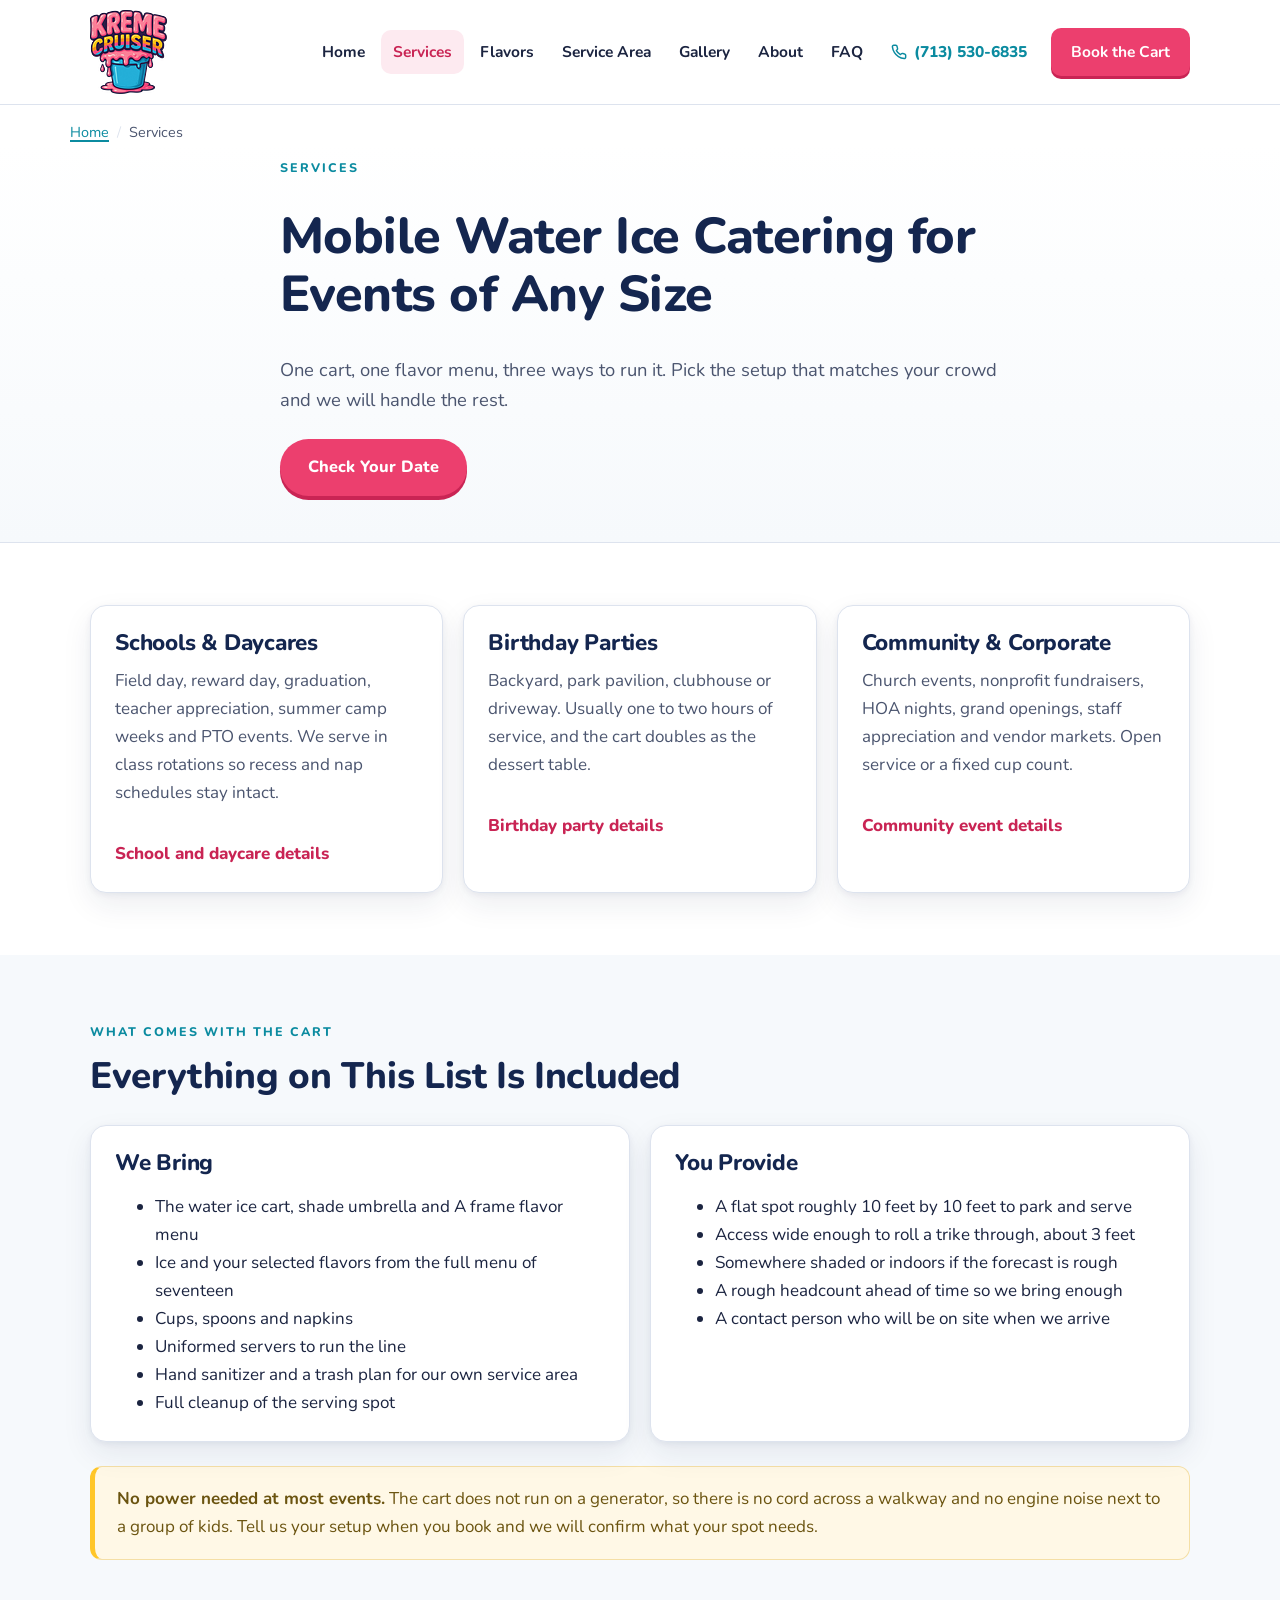
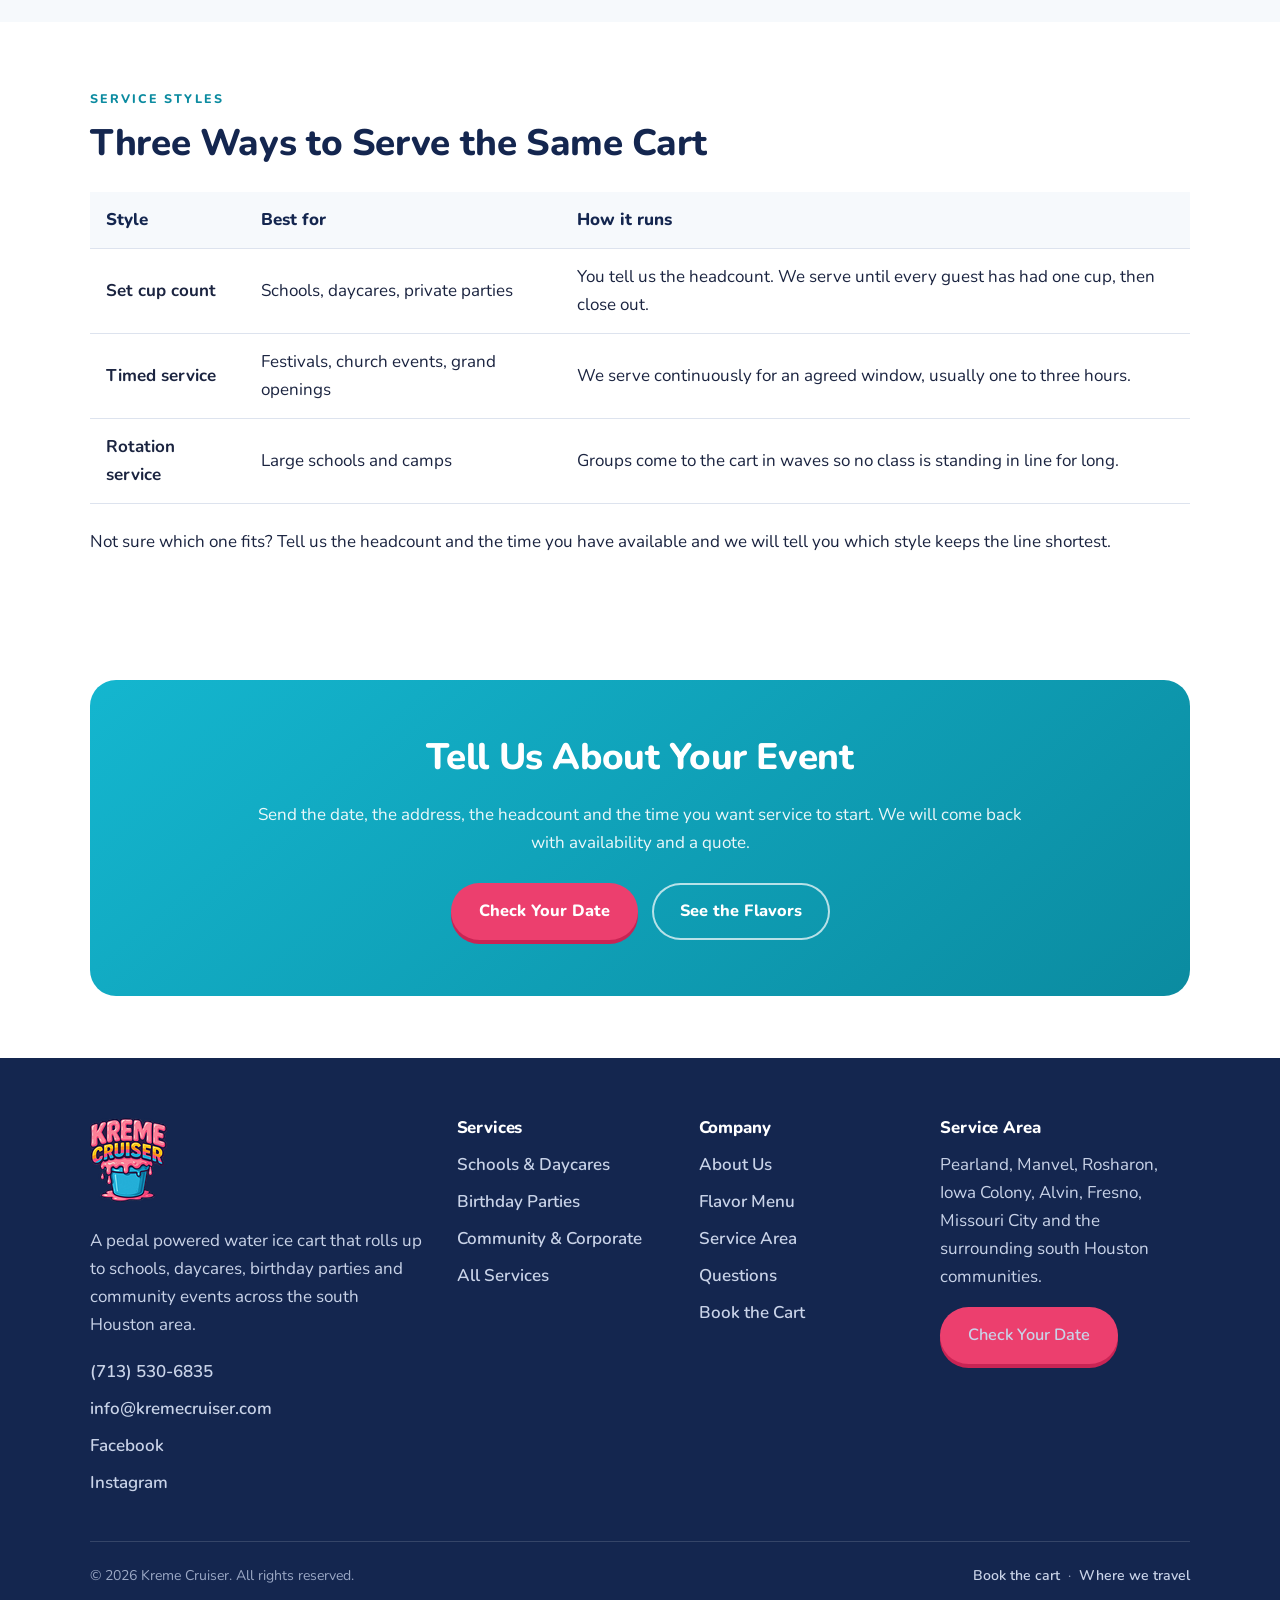
<file: services.html>
<!doctype html>
<html lang="en">
<head>
<meta charset="utf-8">
<meta name="viewport" content="width=device-width, initial-scale=1">
<title>Water Ice Catering Services | Kreme Cruiser</title>
<meta name="description" content="Mobile water ice catering for schools, birthday parties and community events. See what comes with the cart, how service runs and what your venue needs.">
<link rel="canonical" href="https://kreme-cruiser.netlify.app/services.html">
<meta name="robots" content="index, follow">
<meta property="og:type" content="website">
<meta property="og:site_name" content="Kreme Cruiser">
<meta property="og:title" content="Water Ice Catering Services | Kreme Cruiser">
<meta property="og:description" content="Mobile water ice catering for schools, birthday parties and community events. See what comes with the cart, how service runs and what your venue needs.">
<meta property="og:url" content="https://kreme-cruiser.netlify.app/services.html">
<meta property="og:image" content="https://kreme-cruiser.netlify.app/assets/img/og-kreme-cruiser.jpg">
<meta property="og:image:width" content="1200">
<meta property="og:image:height" content="630">
<meta property="og:image:alt" content="The Kreme Cruiser water ice cart parked under a teal umbrella beside its flavor menu board">
<meta name="twitter:card" content="summary_large_image">
<meta name="theme-color" content="#14b6cf">
<link rel="preconnect" href="https://fonts.googleapis.com">
<link rel="preconnect" href="https://fonts.gstatic.com" crossorigin>
<link rel="preload" as="style" href="https://fonts.googleapis.com/css2?family=Nunito:wght@400;600;700;800&display=swap">
<link rel="stylesheet" href="https://fonts.googleapis.com/css2?family=Nunito:wght@400;600;700;800&display=swap" media="print" onload="this.media='all';this.onload=null">
<noscript><link rel="stylesheet" href="https://fonts.googleapis.com/css2?family=Nunito:wght@400;600;700;800&display=swap"></noscript>
<link rel="stylesheet" href="assets/css/style.css?v=fdbb7ccd04">
<link rel="icon" href="assets/img/favicon-32.png?v=80367121b3" sizes="32x32" type="image/png">
<link rel="icon" href="assets/img/favicon-192.png?v=df41a5e89c" sizes="192x192" type="image/png">
<link rel="apple-touch-icon" href="assets/img/apple-touch-icon.png?v=be7489655d">
<link rel="manifest" href="site.webmanifest">
<script type="application/ld+json">{
  "@context": "https://schema.org",
  "@type": "FoodEstablishment",
  "@id": "https://kreme-cruiser.netlify.app/#business",
  "name": "Kreme Cruiser",
  "alternateName": "Kreme Cruiser Water Ice",
  "description": "Kreme Cruiser is a mobile water ice cart serving schools, daycares, birthday parties, church events and community gatherings in the south Houston area of Texas.",
  "url": "https://kreme-cruiser.netlify.app/",
  "telephone": "+1-713-530-6835",
  "email": "info@kremecruiser.com",
  "sameAs": ["https://www.instagram.com/kreme_cruiser/", "https://www.facebook.com/p/Kreme-Cruiser-61588605541964/"],
  "image": "https://kreme-cruiser.netlify.app/assets/img/og-kreme-cruiser.jpg",
  "servesCuisine": "Shaved ice",
  "priceRange": "$$",
  "areaServed": [{"@type":"City","name":"Pearland, TX"}, {"@type":"City","name":"Manvel, TX"}, {"@type":"City","name":"Rosharon, TX"}, {"@type":"City","name":"Iowa Colony, TX"}, {"@type":"City","name":"Alvin, TX"}, {"@type":"City","name":"Friendswood, TX"}, {"@type":"City","name":"Fresno, TX"}, {"@type":"City","name":"Missouri City, TX"}, {"@type":"City","name":"Sienna, TX"}, {"@type":"City","name":"Arcola, TX"}, {"@type":"City","name":"League City, TX"}, {"@type":"City","name":"South Houston, TX"}],
  "knowsAbout": ["Shaved ice catering", "School event catering", "Daycare treat days", "Birthday party catering"],
  "makesOffer": {
    "@type": "Offer",
    "itemOffered": {
      "@type": "Service",
      "name": "Mobile water ice cart service",
      "serviceType": "Event catering"
    }
  }
}</script>
<script type="application/ld+json">{"@context":"https://schema.org","@type":"BreadcrumbList","itemListElement":[{"@type":"ListItem","position":1,"name":"Home","item":"https://kreme-cruiser.netlify.app/"},{"@type":"ListItem","position":2,"name":"Services","item":"https://kreme-cruiser.netlify.app/services.html"}]}</script>
</head>
<body>
<a class="skip" href="#main">Skip to content</a>
  <header class="site-header">
    <div class="wrap header-inner">
      <a class="logo" href="index.html">
        <img src="assets/img/kreme-cruiser-logo.png?v=2e368bd4f4"
             srcset="assets/img/kreme-cruiser-logo.png?v=2e368bd4f4 1x, assets/img/kreme-cruiser-logo@2x.png?v=cf0e3093c4 2x, assets/img/kreme-cruiser-logo@3x.png?v=b131eacd65 3x"
             width="77" height="84" alt="Kreme Cruiser" decoding="async">
      </a>
      <div class="header-actions">
        <a class="header-call" data-contact="phone" href="#" data-contact-item hidden aria-label="Call Kreme Cruiser">
          <svg width="21" height="21" viewBox="0 0 24 24" fill="none" stroke="currentColor" stroke-width="2.2" stroke-linecap="round" stroke-linejoin="round" aria-hidden="true"><path d="M22 16.9v3a2 2 0 0 1-2.2 2 19.8 19.8 0 0 1-8.6-3.1 19.5 19.5 0 0 1-6-6A19.8 19.8 0 0 1 2.1 4.2 2 2 0 0 1 4.1 2h3a2 2 0 0 1 2 1.7c.1.9.4 1.8.7 2.7a2 2 0 0 1-.5 2.1L8.1 9.9a16 16 0 0 0 6 6l1.4-1.2a2 2 0 0 1 2.1-.5c.9.3 1.8.6 2.7.7a2 2 0 0 1 1.7 2Z"/></svg>
          <span class="visually-hidden">Call</span>
        </a>
      <button class="nav-toggle" type="button" aria-expanded="false" aria-controls="site-nav">
        <svg width="18" height="18" viewBox="0 0 24 24" fill="none" stroke="currentColor" stroke-width="2.5" stroke-linecap="round" aria-hidden="true"><path d="M3 6h18M3 12h18M3 18h18"/></svg>
        Menu
      </button>
      </div>
      <nav class="site-nav" id="site-nav" aria-label="Main">
        <ul>
            <li><a href="index.html">Home</a></li>
            <li><a href="services.html" aria-current="page">Services</a></li>
            <li><a href="flavors.html">Flavors</a></li>
            <li><a href="service-area.html">Service Area</a></li>
            <li><a href="gallery.html">Gallery</a></li>
            <li><a href="about.html">About</a></li>
            <li><a href="faq.html">FAQ</a></li>
            <li class="nav-phone" data-contact-item hidden><a data-contact="phone" href="#"><svg width="16" height="16" viewBox="0 0 24 24" fill="none" stroke-width="2.2" stroke-linecap="round" stroke-linejoin="round" aria-hidden="true"><path d="M22 16.9v3a2 2 0 0 1-2.2 2 19.8 19.8 0 0 1-8.6-3.1 19.5 19.5 0 0 1-6-6A19.8 19.8 0 0 1 2.1 4.2 2 2 0 0 1 4.1 2h3a2 2 0 0 1 2 1.7c.1.9.4 1.8.7 2.7a2 2 0 0 1-.5 2.1L8.1 9.9a16 16 0 0 0 6 6l1.4-1.2a2 2 0 0 1 2.1-.5c.9.3 1.8.6 2.7.7a2 2 0 0 1 1.7 2Z"/></svg><span data-contact-text>Phone</span></a></li>
            <li class="nav-cta"><a href="contact.html">Book the Cart</a></li>
        </ul>
      </nav>
    </div>
  </header>
<main id="main">
  <div class="wrap crumbs"><nav aria-label="Breadcrumb"><ol><li><a href="index.html">Home</a></li><li aria-current="page">Services</li></ol></nav></div>
  <section class="page-head">
    <div class="wrap narrow">
      <span class="eyebrow">Services</span>
      <h1>Mobile Water Ice Catering for Events of Any Size</h1>
      <p class="lede">One cart, one flavor menu, three ways to run it. Pick the setup that matches your crowd and we will handle the rest.</p>
      <div class="btn-row mt-32"><a class="btn btn-primary" href="contact.html">Check Your Date</a></div>
    </div>
  </section>

  <section class="section">
    <div class="wrap">
      <div class="grid grid-3">
        <a class="card card-link" href="schools-and-daycares.html">
          <h3>Schools &amp; Daycares</h3>
          <p>Field day, reward day, graduation, teacher appreciation, summer camp weeks and PTO events. We serve in class rotations so recess and nap schedules stay intact.</p>
          <span class="more">School and daycare details</span>
        </a>
        <a class="card card-link" href="birthday-parties.html">
          <h3>Birthday Parties</h3>
          <p>Backyard, park pavilion, clubhouse or driveway. Usually one to two hours of service, and the cart doubles as the dessert table.</p>
          <span class="more">Birthday party details</span>
        </a>
        <a class="card card-link" href="community-and-corporate-events.html">
          <h3>Community &amp; Corporate</h3>
          <p>Church events, nonprofit fundraisers, HOA nights, grand openings, staff appreciation and vendor markets. Open service or a fixed cup count.</p>
          <span class="more">Community event details</span>
        </a>
      </div>
    </div>
  </section>

  <section class="section section-shell">
    <div class="wrap">
      <div class="section-head">
        <span class="eyebrow">What comes with the cart</span>
        <h2>Everything on This List Is Included</h2>
      </div>
      <div class="grid grid-2">
        <div class="card">
          <h3>We Bring</h3>
          <ul>
            <li>The water ice cart, shade umbrella and A frame flavor menu</li>
            <li>Ice and your selected flavors from the full menu of seventeen</li>
            <li>Cups, spoons and napkins</li>
            <li>Uniformed servers to run the line</li>
            <li>Hand sanitizer and a trash plan for our own service area</li>
            <li>Full cleanup of the serving spot</li>
          </ul>
        </div>
        <div class="card">
          <h3>You Provide</h3>
          <ul>
            <li>A flat spot roughly 10 feet by 10 feet to park and serve</li>
            <li>Access wide enough to roll a trike through, about 3 feet</li>
            <li>Somewhere shaded or indoors if the forecast is rough</li>
            <li>A rough headcount ahead of time so we bring enough</li>
            <li>A contact person who will be on site when we arrive</li>
          </ul>
        </div>
      </div>
      <div class="note mt-32">
        <p class="mb-0"><strong>No power needed at most events.</strong> The cart does not run on a generator, so there is no cord across a walkway and no engine noise next to a group of kids. Tell us your setup when you book and we will confirm what your spot needs.</p>
      </div>
    </div>
  </section>

  <section class="section">
    <div class="wrap">
      <div class="section-head">
        <span class="eyebrow">Service styles</span>
        <h2>Three Ways to Serve the Same Cart</h2>
      </div>
      <div class="table-wrap">
        <table>
          <caption class="visually-hidden">Comparison of Kreme Cruiser service styles</caption>
          <thead><tr><th scope="col">Style</th><th scope="col">Best for</th><th scope="col">How it runs</th></tr></thead>
          <tbody>
            <tr><td><strong>Set cup count</strong></td><td>Schools, daycares, private parties</td><td>You tell us the headcount. We serve until every guest has had one cup, then close out.</td></tr>
            <tr><td><strong>Timed service</strong></td><td>Festivals, church events, grand openings</td><td>We serve continuously for an agreed window, usually one to three hours.</td></tr>
            <tr><td><strong>Rotation service</strong></td><td>Large schools and camps</td><td>Groups come to the cart in waves so no class is standing in line for long.</td></tr>
          </tbody>
        </table>
      </div>
      <p class="mt-32">Not sure which one fits? Tell us the headcount and the time you have available and we will tell you which style keeps the line shortest.</p>
    </div>
  </section>

  <section class="section">
    <div class="wrap">
      <div class="callout">
        <h2>Tell Us About Your Event</h2>
        <p>Send the date, the address, the headcount and the time you want service to start. We will come back with availability and a quote.</p>
        <div class="btn-row">
          <a class="btn btn-primary" href="contact.html">Check Your Date</a>
          <a class="btn btn-ghost" href="flavors.html">See the Flavors</a>
        </div>
      </div>
    </div>
  </section>

</main>
  <footer class="site-footer">
    <div class="wrap">
      <div class="footer-grid">
        <div>
          <a class="logo" href="index.html">
        <img src="assets/img/kreme-cruiser-logo.png?v=2e368bd4f4"
             srcset="assets/img/kreme-cruiser-logo.png?v=2e368bd4f4 1x, assets/img/kreme-cruiser-logo@2x.png?v=cf0e3093c4 2x, assets/img/kreme-cruiser-logo@3x.png?v=b131eacd65 3x"
             width="77" height="84" alt="Kreme Cruiser" decoding="async">
      </a>
          <p style="margin-top:16px;max-width:34ch;">A pedal powered water ice cart that rolls up to schools, daycares, birthday parties and community events across the south Houston area.</p>
          <ul style="margin-top:18px;">
            <li data-contact-item hidden><a data-contact="phone" href="#">Phone</a></li>
            <li data-contact-item hidden><a data-contact="email" href="#">Email</a></li>
            <li data-contact-item hidden><a data-contact="facebook" href="#" rel="noopener">Facebook</a></li>
            <li data-contact-item hidden><a data-contact="instagram" href="#" rel="noopener">Instagram</a></li>
            <li data-contact-item hidden><a data-contact="tiktok" href="#" rel="noopener">TikTok</a></li>
          </ul>
        </div>
        <div>
          <h3>Services</h3>
          <ul><li><a href="schools-and-daycares.html">Schools &amp; Daycares</a></li><li><a href="birthday-parties.html">Birthday Parties</a></li><li><a href="community-and-corporate-events.html">Community &amp; Corporate</a></li><li><a href="services.html">All Services</a></li></ul>
        </div>
        <div>
          <h3>Company</h3>
          <ul><li><a href="about.html">About Us</a></li><li><a href="flavors.html">Flavor Menu</a></li><li><a href="service-area.html">Service Area</a></li><li><a href="faq.html">Questions</a></li><li><a href="contact.html">Book the Cart</a></li></ul>
        </div>
        <div>
          <h3>Service Area</h3>
          <p style="margin-bottom:10px;">Pearland, Manvel, Rosharon, Iowa Colony, Alvin, Fresno, Missouri City and the surrounding south Houston communities.</p>
          <a class="btn btn-primary" href="contact.html" style="margin-top:6px;">Check Your Date</a>
        </div>
      </div>
      <div class="footer-bottom">
        <p class="mb-0">&copy; <span data-year>2026</span> Kreme Cruiser. All rights reserved.</p>
        <p class="mb-0"><a href="contact.html">Book the cart</a> &nbsp;&middot;&nbsp; <a href="service-area.html">Where we travel</a></p>
      </div>
    </div>
  </footer>
<script src="assets/js/site.js?v=b6ad2d8462"></script>
</body>
</html>
</file>
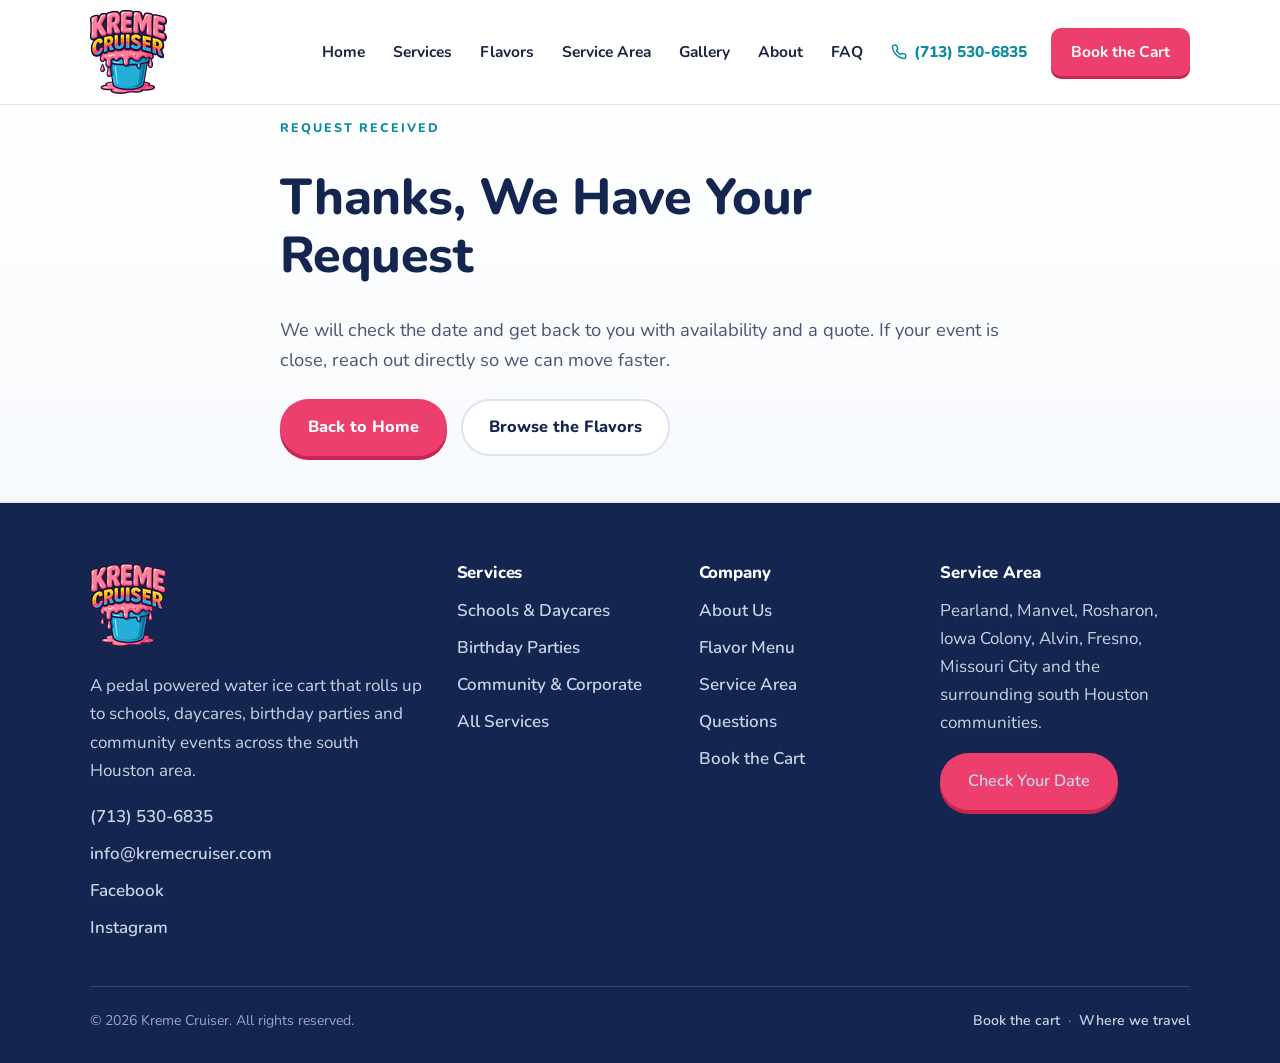
<file: thank-you.html>
<!doctype html>
<html lang="en">
<head>
<meta charset="utf-8">
<meta name="viewport" content="width=device-width, initial-scale=1">
<title>Request Received | Kreme Cruiser</title>
<meta name="description" content="Thanks for your booking request. We will confirm availability and send a quote.">
<link rel="canonical" href="https://kreme-cruiser.netlify.app/thank-you.html">
<meta name="robots" content="noindex, follow">
<meta property="og:type" content="website">
<meta property="og:site_name" content="Kreme Cruiser">
<meta property="og:title" content="Request Received | Kreme Cruiser">
<meta property="og:description" content="Thanks for your booking request. We will confirm availability and send a quote.">
<meta property="og:url" content="https://kreme-cruiser.netlify.app/thank-you.html">
<meta property="og:image" content="https://kreme-cruiser.netlify.app/assets/img/og-kreme-cruiser.jpg">
<meta property="og:image:width" content="1200">
<meta property="og:image:height" content="630">
<meta property="og:image:alt" content="The Kreme Cruiser water ice cart parked under a teal umbrella beside its flavor menu board">
<meta name="twitter:card" content="summary_large_image">
<meta name="theme-color" content="#14b6cf">
<link rel="preconnect" href="https://fonts.googleapis.com">
<link rel="preconnect" href="https://fonts.gstatic.com" crossorigin>
<link rel="preload" as="style" href="https://fonts.googleapis.com/css2?family=Nunito:wght@400;600;700;800&display=swap">
<link rel="stylesheet" href="https://fonts.googleapis.com/css2?family=Nunito:wght@400;600;700;800&display=swap" media="print" onload="this.media='all';this.onload=null">
<noscript><link rel="stylesheet" href="https://fonts.googleapis.com/css2?family=Nunito:wght@400;600;700;800&display=swap"></noscript>
<link rel="stylesheet" href="assets/css/style.css?v=fdbb7ccd04">
<link rel="icon" href="assets/img/favicon-32.png?v=80367121b3" sizes="32x32" type="image/png">
<link rel="icon" href="assets/img/favicon-192.png?v=df41a5e89c" sizes="192x192" type="image/png">
<link rel="apple-touch-icon" href="assets/img/apple-touch-icon.png?v=be7489655d">
<link rel="manifest" href="site.webmanifest">
<script type="application/ld+json">{
  "@context": "https://schema.org",
  "@type": "FoodEstablishment",
  "@id": "https://kreme-cruiser.netlify.app/#business",
  "name": "Kreme Cruiser",
  "alternateName": "Kreme Cruiser Water Ice",
  "description": "Kreme Cruiser is a mobile water ice cart serving schools, daycares, birthday parties, church events and community gatherings in the south Houston area of Texas.",
  "url": "https://kreme-cruiser.netlify.app/",
  "telephone": "+1-713-530-6835",
  "email": "info@kremecruiser.com",
  "sameAs": ["https://www.instagram.com/kreme_cruiser/", "https://www.facebook.com/p/Kreme-Cruiser-61588605541964/"],
  "image": "https://kreme-cruiser.netlify.app/assets/img/og-kreme-cruiser.jpg",
  "servesCuisine": "Shaved ice",
  "priceRange": "$$",
  "areaServed": [{"@type":"City","name":"Pearland, TX"}, {"@type":"City","name":"Manvel, TX"}, {"@type":"City","name":"Rosharon, TX"}, {"@type":"City","name":"Iowa Colony, TX"}, {"@type":"City","name":"Alvin, TX"}, {"@type":"City","name":"Friendswood, TX"}, {"@type":"City","name":"Fresno, TX"}, {"@type":"City","name":"Missouri City, TX"}, {"@type":"City","name":"Sienna, TX"}, {"@type":"City","name":"Arcola, TX"}, {"@type":"City","name":"League City, TX"}, {"@type":"City","name":"South Houston, TX"}],
  "knowsAbout": ["Shaved ice catering", "School event catering", "Daycare treat days", "Birthday party catering"],
  "makesOffer": {
    "@type": "Offer",
    "itemOffered": {
      "@type": "Service",
      "name": "Mobile water ice cart service",
      "serviceType": "Event catering"
    }
  }
}</script>
</head>
<body>
<a class="skip" href="#main">Skip to content</a>
  <header class="site-header">
    <div class="wrap header-inner">
      <a class="logo" href="index.html">
        <img src="assets/img/kreme-cruiser-logo.png?v=2e368bd4f4"
             srcset="assets/img/kreme-cruiser-logo.png?v=2e368bd4f4 1x, assets/img/kreme-cruiser-logo@2x.png?v=cf0e3093c4 2x, assets/img/kreme-cruiser-logo@3x.png?v=b131eacd65 3x"
             width="77" height="84" alt="Kreme Cruiser" decoding="async">
      </a>
      <div class="header-actions">
        <a class="header-call" data-contact="phone" href="#" data-contact-item hidden aria-label="Call Kreme Cruiser">
          <svg width="21" height="21" viewBox="0 0 24 24" fill="none" stroke="currentColor" stroke-width="2.2" stroke-linecap="round" stroke-linejoin="round" aria-hidden="true"><path d="M22 16.9v3a2 2 0 0 1-2.2 2 19.8 19.8 0 0 1-8.6-3.1 19.5 19.5 0 0 1-6-6A19.8 19.8 0 0 1 2.1 4.2 2 2 0 0 1 4.1 2h3a2 2 0 0 1 2 1.7c.1.9.4 1.8.7 2.7a2 2 0 0 1-.5 2.1L8.1 9.9a16 16 0 0 0 6 6l1.4-1.2a2 2 0 0 1 2.1-.5c.9.3 1.8.6 2.7.7a2 2 0 0 1 1.7 2Z"/></svg>
          <span class="visually-hidden">Call</span>
        </a>
      <button class="nav-toggle" type="button" aria-expanded="false" aria-controls="site-nav">
        <svg width="18" height="18" viewBox="0 0 24 24" fill="none" stroke="currentColor" stroke-width="2.5" stroke-linecap="round" aria-hidden="true"><path d="M3 6h18M3 12h18M3 18h18"/></svg>
        Menu
      </button>
      </div>
      <nav class="site-nav" id="site-nav" aria-label="Main">
        <ul>
            <li><a href="index.html">Home</a></li>
            <li><a href="services.html">Services</a></li>
            <li><a href="flavors.html">Flavors</a></li>
            <li><a href="service-area.html">Service Area</a></li>
            <li><a href="gallery.html">Gallery</a></li>
            <li><a href="about.html">About</a></li>
            <li><a href="faq.html">FAQ</a></li>
            <li class="nav-phone" data-contact-item hidden><a data-contact="phone" href="#"><svg width="16" height="16" viewBox="0 0 24 24" fill="none" stroke-width="2.2" stroke-linecap="round" stroke-linejoin="round" aria-hidden="true"><path d="M22 16.9v3a2 2 0 0 1-2.2 2 19.8 19.8 0 0 1-8.6-3.1 19.5 19.5 0 0 1-6-6A19.8 19.8 0 0 1 2.1 4.2 2 2 0 0 1 4.1 2h3a2 2 0 0 1 2 1.7c.1.9.4 1.8.7 2.7a2 2 0 0 1-.5 2.1L8.1 9.9a16 16 0 0 0 6 6l1.4-1.2a2 2 0 0 1 2.1-.5c.9.3 1.8.6 2.7.7a2 2 0 0 1 1.7 2Z"/></svg><span data-contact-text>Phone</span></a></li>
            <li class="nav-cta"><a href="contact.html">Book the Cart</a></li>
        </ul>
      </nav>
    </div>
  </header>
<main id="main">

  <section class="page-head">
    <div class="wrap narrow">
      <span class="eyebrow">Request received</span>
      <h1>Thanks, We Have Your Request</h1>
      <p class="lede">We will check the date and get back to you with availability and a quote. If your event is close, reach out directly so we can move faster.</p>
      <div class="btn-row mt-32">
        <a class="btn btn-primary" href="index.html">Back to Home</a>
        <a class="btn btn-ghost" href="flavors.html">Browse the Flavors</a>
      </div>
    </div>
  </section>

</main>
  <footer class="site-footer">
    <div class="wrap">
      <div class="footer-grid">
        <div>
          <a class="logo" href="index.html">
        <img src="assets/img/kreme-cruiser-logo.png?v=2e368bd4f4"
             srcset="assets/img/kreme-cruiser-logo.png?v=2e368bd4f4 1x, assets/img/kreme-cruiser-logo@2x.png?v=cf0e3093c4 2x, assets/img/kreme-cruiser-logo@3x.png?v=b131eacd65 3x"
             width="77" height="84" alt="Kreme Cruiser" decoding="async">
      </a>
          <p style="margin-top:16px;max-width:34ch;">A pedal powered water ice cart that rolls up to schools, daycares, birthday parties and community events across the south Houston area.</p>
          <ul style="margin-top:18px;">
            <li data-contact-item hidden><a data-contact="phone" href="#">Phone</a></li>
            <li data-contact-item hidden><a data-contact="email" href="#">Email</a></li>
            <li data-contact-item hidden><a data-contact="facebook" href="#" rel="noopener">Facebook</a></li>
            <li data-contact-item hidden><a data-contact="instagram" href="#" rel="noopener">Instagram</a></li>
            <li data-contact-item hidden><a data-contact="tiktok" href="#" rel="noopener">TikTok</a></li>
          </ul>
        </div>
        <div>
          <h3>Services</h3>
          <ul><li><a href="schools-and-daycares.html">Schools &amp; Daycares</a></li><li><a href="birthday-parties.html">Birthday Parties</a></li><li><a href="community-and-corporate-events.html">Community &amp; Corporate</a></li><li><a href="services.html">All Services</a></li></ul>
        </div>
        <div>
          <h3>Company</h3>
          <ul><li><a href="about.html">About Us</a></li><li><a href="flavors.html">Flavor Menu</a></li><li><a href="service-area.html">Service Area</a></li><li><a href="faq.html">Questions</a></li><li><a href="contact.html">Book the Cart</a></li></ul>
        </div>
        <div>
          <h3>Service Area</h3>
          <p style="margin-bottom:10px;">Pearland, Manvel, Rosharon, Iowa Colony, Alvin, Fresno, Missouri City and the surrounding south Houston communities.</p>
          <a class="btn btn-primary" href="contact.html" style="margin-top:6px;">Check Your Date</a>
        </div>
      </div>
      <div class="footer-bottom">
        <p class="mb-0">&copy; <span data-year>2026</span> Kreme Cruiser. All rights reserved.</p>
        <p class="mb-0"><a href="contact.html">Book the cart</a> &nbsp;&middot;&nbsp; <a href="service-area.html">Where we travel</a></p>
      </div>
    </div>
  </footer>
<script src="assets/js/site.js?v=b6ad2d8462"></script>
</body>
</html>
</file>
<file: assets/css/style.css>
/* Kreme Cruiser - site styles
   Brand palette taken from the cart wrap and menu board. */

:root {
  --teal:       #14b6cf;
  --teal-deep:  #0b8ba0;
  --teal-soft:  #d5f3f8;
  --pink:       #ec3f6e;
  --pink-deep:  #c92454;
  --orange:     #f58220;
  --yellow:     #ffc629;
  --navy:       #14264f;
  --ink:        #1b2440;
  --ink-soft:   #4b556f;
  --line:       #dde3ee;
  --paper:      #ffffff;
  --shell:      #f6f9fc;

  --radius:     16px;
  --radius-lg:  26px;
  --shadow:     0 2px 6px rgba(20,38,79,.06), 0 12px 30px rgba(20,38,79,.08);
  --shadow-lg:  0 4px 10px rgba(20,38,79,.08), 0 24px 60px rgba(20,38,79,.14);
  --wrap:       1140px;
  --font:       "Nunito", "Trebuchet MS", "Segoe UI", system-ui, -apple-system, sans-serif;
}

*, *::before, *::after { box-sizing: border-box; }

html { scroll-behavior: smooth; }
@media (prefers-reduced-motion: reduce) {
  html { scroll-behavior: auto; }
  * { animation: none !important; transition: none !important; }
}

body {
  margin: 0;
  font-family: var(--font);
  font-size: 1.0625rem;
  line-height: 1.65;
  color: var(--ink);
  background: var(--paper);
  -webkit-font-smoothing: antialiased;
}

img { max-width: 100%; height: auto; display: block; }

h1, h2, h3, h4 {
  font-family: var(--font);
  color: var(--navy);
  line-height: 1.15;
  letter-spacing: -0.01em;
  margin: 0 0 .6em;
  font-weight: 800;
}
h1 { font-size: clamp(2rem, 5.2vw, 3.15rem); }
h2 { font-size: clamp(1.55rem, 3.6vw, 2.3rem); }
h3 { font-size: clamp(1.18rem, 2.2vw, 1.4rem); }
p  { margin: 0 0 1.1em; }
p:last-child, ul:last-child, ol:last-child { margin-bottom: 0; }

a { color: var(--teal-deep); text-decoration-thickness: 2px; text-underline-offset: 3px; }
a:hover { color: var(--pink-deep); }

:focus-visible {
  outline: 3px solid var(--orange);
  outline-offset: 3px;
  border-radius: 4px;
}

.wrap { width: 100%; max-width: var(--wrap); margin: 0 auto; padding: 0 20px; }
.narrow { max-width: 760px; }

.skip {
  position: absolute; left: -9999px; top: 0;
  background: var(--navy); color: #fff; padding: 12px 20px; z-index: 200;
  border-radius: 0 0 10px 0; font-weight: 700;
}
.skip:focus { left: 0; }

/* ---------- Header ---------- */
.site-header {
  position: sticky; top: 0; z-index: 100;
  background: #fff;
  border-bottom: 1px solid var(--line);
}
.header-inner {
  display: flex; align-items: center; justify-content: space-between;
  gap: 16px; min-height: 104px;
}
.logo { display: inline-flex; align-items: center; text-decoration: none; }
.logo img { display: block; height: 84px; width: auto; }
@media (max-width: 520px) { .logo img { height: 60px; } }

.nav-toggle {
  display: none; align-items: center; gap: 8px;
  background: var(--shell); border: 1px solid var(--line); color: var(--navy);
  font: inherit; font-weight: 800; padding: 9px 14px; border-radius: 10px; cursor: pointer;
}
.nav-toggle:hover { background: var(--teal-soft); }

.site-nav ul {
  list-style: none; display: flex; align-items: center; gap: 4px; margin: 0; padding: 0;
}
.site-nav a {
  display: block; padding: 9px 12px; border-radius: 10px;
  font-weight: 700; font-size: .97rem; color: var(--ink); text-decoration: none;
}
.site-nav a:hover { background: var(--teal-soft); color: var(--teal-deep); }
.site-nav a[aria-current="page"] { color: var(--pink-deep); background: #fdeaf0; }
.site-nav .nav-cta a {
  background: var(--pink); color: #fff; margin-left: 8px; padding: 11px 20px;
  box-shadow: 0 3px 0 var(--pink-deep);
}
.site-nav .nav-cta a:hover { background: var(--pink-deep); color: #fff; }

@media (max-width: 900px) {
  .nav-toggle { display: inline-flex; }
  .site-nav {
    display: none; position: absolute; left: 0; right: 0; top: 100%;
    background: #fff; border-bottom: 1px solid var(--line); box-shadow: var(--shadow);
    padding: 10px 20px 18px;
  }
  .site-nav.open { display: block; }
  .site-nav ul { flex-direction: column; align-items: stretch; gap: 2px; }
  .site-nav a { padding: 13px 12px; font-size: 1.05rem; }
  .site-nav .nav-cta a { margin: 8px 0 0; text-align: center; }
  .header-inner { position: relative; }
}

/* ---------- Buttons ---------- */
.btn {
  display: inline-flex; align-items: center; justify-content: center; gap: 8px;
  font-weight: 800; font-size: 1.02rem; text-decoration: none;
  padding: 15px 28px; border-radius: 999px; border: 0; cursor: pointer;
  transition: transform .12s ease, background .12s ease;
}
.btn:hover { transform: translateY(-1px); }
.btn:active { transform: translateY(1px); }
.btn-primary { background: var(--pink); color: #fff; box-shadow: 0 4px 0 var(--pink-deep); }
.btn-primary:hover { background: var(--pink-deep); color: #fff; }
.btn-secondary { background: var(--teal); color: #fff; box-shadow: 0 4px 0 var(--teal-deep); }
.btn-secondary:hover { background: var(--teal-deep); color: #fff; }
.btn-ghost { background: #fff; color: var(--navy); box-shadow: inset 0 0 0 2px var(--line); }
.btn-ghost:hover { background: var(--shell); color: var(--navy); box-shadow: inset 0 0 0 2px var(--teal); }
.btn-row { display: flex; flex-wrap: wrap; gap: 14px; }

/* ---------- Sections ---------- */
.section { padding: clamp(38px, 5vw, 62px) 0; }
.section-shell { background: var(--shell); }
.section-teal { background: var(--teal-soft); }
.section-head { max-width: 720px; margin-bottom: 28px; }
.section-head.center { margin-left: auto; margin-right: auto; text-align: center; }
.eyebrow {
  display: inline-block; font-size: .78rem; font-weight: 800; letter-spacing: .16em;
  text-transform: uppercase; color: var(--teal-deep); margin-bottom: 12px;
}
.lede { font-size: 1.15rem; color: var(--ink-soft); }

/* ---------- Hero ---------- */
.hero {
  background:
    radial-gradient(1100px 500px at 88% -10%, #d9f5fa 0%, rgba(217,245,250,0) 62%),
    linear-gradient(180deg, #ffffff 0%, var(--shell) 100%);
  padding: clamp(30px, 4vw, 52px) 0 clamp(34px, 4.5vw, 58px);
  border-bottom: 1px solid var(--line);
}
.hero-grid {
  display: grid; grid-template-columns: 1.05fr .95fr; gap: clamp(28px, 5vw, 60px);
  align-items: center;
}
.hero h1 { margin-bottom: .45em; }
.hero h1 .accent { color: var(--pink); }
.hero-lede { font-size: 1.2rem; color: var(--ink-soft); max-width: 34em; }
.hero-photo {
  border-radius: var(--radius-lg); overflow: hidden;
  box-shadow: var(--shadow-lg); border: 6px solid #fff;
}
.hero-photo img { width: 100%; aspect-ratio: 4 / 3.4; object-fit: cover; }
.hero-points { list-style: none; margin: 20px 0 24px; padding: 0; display: grid; gap: 8px; }
.hero-points li { display: flex; gap: 10px; align-items: flex-start; font-weight: 600; }
.hero-points li::before {
  content: ""; flex: none; width: 22px; height: 22px; margin-top: 2px; border-radius: 50%;
  background: var(--teal) url("data:image/svg+xml,%3Csvg xmlns='http://www.w3.org/2000/svg' viewBox='0 0 24 24' fill='none' stroke='%23fff' stroke-width='3.5' stroke-linecap='round' stroke-linejoin='round'%3E%3Cpolyline points='20 6 9 17 4 12'/%3E%3C/svg%3E") center/13px no-repeat;
}
@media (max-width: 860px) {
  .hero-grid { grid-template-columns: 1fr; }
  .hero-photo { max-width: 460px; margin: 0 auto; }
}

/* ---------- Cards ---------- */
.grid { display: grid; gap: 20px; }
.grid-2 { grid-template-columns: repeat(2, 1fr); }
.grid-3 { grid-template-columns: repeat(3, 1fr); }
.grid-4 { grid-template-columns: repeat(4, 1fr); }
@media (max-width: 900px) { .grid-3, .grid-4 { grid-template-columns: repeat(2, 1fr); } }
@media (max-width: 620px) { .grid-2, .grid-3, .grid-4 { grid-template-columns: 1fr; } }

.card {
  background: #fff; border: 1px solid var(--line); border-radius: var(--radius);
  padding: 24px; box-shadow: var(--shadow);
}
.card h3 { margin-bottom: .5em; }
.card p { color: var(--ink-soft); }
.card-link {
  display: block; text-decoration: none; color: inherit;
  transition: transform .14s ease, box-shadow .14s ease;
}
.card-link:hover { transform: translateY(-3px); box-shadow: var(--shadow-lg); color: inherit; }
.card-link .more { display: inline-block; margin-top: 14px; font-weight: 800; color: var(--pink-deep); }
.card-link:hover .more { text-decoration: underline; }

.icon-badge {
  width: 50px; height: 50px; border-radius: 14px; display: grid; place-items: center;
  background: var(--teal-soft); margin-bottom: 16px;
}
.icon-badge svg { width: 26px; height: 26px; stroke: var(--teal-deep); }

.step { counter-increment: step; }
.step-num {
  width: 44px; height: 44px; border-radius: 50%; display: grid; place-items: center;
  background: var(--pink); color: #fff; font-weight: 800; font-size: 1.15rem; margin-bottom: 16px;
}

/* ---------- Flavor menu ---------- */
.flavor-cols { display: grid; grid-template-columns: 1fr 1fr; gap: 28px; }
@media (max-width: 760px) { .flavor-cols { grid-template-columns: 1fr; } }
.flavor-list { list-style: none; margin: 0; padding: 0; display: grid; gap: 10px; }
.flavor-list li {
  display: flex; align-items: center; gap: 12px;
  background: #fff; border: 1px solid var(--line); border-radius: 999px;
  padding: 12px 20px; font-weight: 800; color: var(--navy);
  box-shadow: 0 1px 3px rgba(20,38,79,.05);
}
.flavor-list li .dot {
  width: 18px; height: 18px; border-radius: 50%; flex: none;
  box-shadow: inset 0 0 0 2px rgba(255,255,255,.65);
}
.flavor-list li small { display: block; font-weight: 600; color: var(--ink-soft); font-size: .84rem; }

/* ---------- Photo strip ---------- */
.photo-strip { display: grid; grid-template-columns: repeat(4, 1fr); gap: 16px; }
@media (max-width: 860px) { .photo-strip { grid-template-columns: repeat(2, 1fr); } }
.photo-strip figure { margin: 0; }
.photo-strip img {
  border-radius: var(--radius); box-shadow: var(--shadow);
  aspect-ratio: 3 / 4; object-fit: cover; width: 100%;
}
.photo-strip figcaption { font-size: .9rem; color: var(--ink-soft); margin-top: 10px; }

/* ---------- Split ---------- */
.split { display: grid; grid-template-columns: 1fr 1fr; gap: clamp(26px, 4vw, 46px); align-items: center; }
@media (max-width: 860px) { .split { grid-template-columns: 1fr; } }
.split img { border-radius: var(--radius-lg); box-shadow: var(--shadow-lg); width: 100%; aspect-ratio: 4 / 3.2; object-fit: cover; }
.split-form img { aspect-ratio: auto; }

/* ---------- FAQ ---------- */
.faq { display: grid; gap: 14px; }
.faq details {
  background: #fff; border: 1px solid var(--line); border-radius: var(--radius); padding: 4px 24px;
  box-shadow: var(--shadow);
}
.faq summary {
  cursor: pointer; font-weight: 800; color: var(--navy); padding: 18px 30px 18px 0;
  list-style: none; position: relative; font-size: 1.06rem;
}
.faq summary::-webkit-details-marker { display: none; }
.faq summary::after {
  content: "+"; position: absolute; right: 0; top: 50%; transform: translateY(-50%);
  font-size: 1.6rem; color: var(--teal-deep); font-weight: 700; line-height: 1;
}
.faq details[open] summary::after { content: "\2212"; }
.faq details > div { padding-bottom: 20px; color: var(--ink-soft); }

/* ---------- Callout ---------- */
.callout {
  background: linear-gradient(140deg, var(--teal) 0%, var(--teal-deep) 100%);
  color: #fff; border-radius: var(--radius-lg); padding: clamp(32px, 5vw, 56px);
  text-align: center;
}
.callout h2 { color: #fff; }
.callout p { color: rgba(255,255,255,.92); max-width: 46em; margin-left: auto; margin-right: auto; }
.callout .btn-row { justify-content: center; margin-top: 26px; }
.callout .btn-ghost { box-shadow: inset 0 0 0 2px rgba(255,255,255,.7); background: transparent; color: #fff; }
.callout .btn-ghost:hover { background: rgba(255,255,255,.14); color: #fff; box-shadow: inset 0 0 0 2px #fff; }

/* ---------- Forms ---------- */
.form-grid { display: grid; grid-template-columns: 1fr 1fr; gap: 20px; }
@media (max-width: 700px) { .form-grid { grid-template-columns: 1fr; } }
.field { display: grid; gap: 7px; }
.field.full { grid-column: 1 / -1; }
.field label { font-weight: 800; color: var(--navy); font-size: .95rem; }
.field .hint { font-size: .85rem; color: var(--ink-soft); font-weight: 600; }
.field input, .field select, .field textarea {
  font: inherit; color: var(--ink); background: #fff;
  border: 2px solid var(--line); border-radius: 12px; padding: 13px 15px; width: 100%;
}
.field input:focus, .field select:focus, .field textarea:focus {
  border-color: var(--teal); outline: none; box-shadow: 0 0 0 4px var(--teal-soft);
}
.field textarea { min-height: 130px; resize: vertical; }
.req { color: var(--pink-deep); }
.hp { position: absolute; left: -9999px; }

/* ---------- Areas ---------- */
.area-list { list-style: none; margin: 0; padding: 0; display: flex; flex-wrap: wrap; gap: 10px; }
.area-list li {
  background: #fff; border: 1px solid var(--line); border-radius: 999px;
  padding: 9px 18px; font-weight: 700; color: var(--navy); font-size: .96rem;
}

/* ---------- Tables ---------- */
.table-wrap { overflow-x: auto; }
table { border-collapse: collapse; width: 100%; background: #fff; }
th, td { text-align: left; padding: 14px 16px; border-bottom: 1px solid var(--line); }
th { background: var(--shell); color: var(--navy); font-weight: 800; }

/* ---------- Breadcrumbs ---------- */
.crumbs { padding: 16px 0 0; font-size: .9rem; color: var(--ink-soft); }
.crumbs ol { list-style: none; display: flex; flex-wrap: wrap; gap: 8px; margin: 0; padding: 0; }
.crumbs li + li::before { content: "/"; margin-right: 8px; color: var(--line); }

/* ---------- Page header ---------- */
.page-head {
  background: linear-gradient(180deg, #fff 0%, var(--shell) 100%);
  padding: 8px 0 clamp(30px, 4vw, 46px);
  border-bottom: 1px solid var(--line);
}
.page-head h1 { margin-top: 18px; }
.page-head .lede { max-width: 46em; }

/* ---------- Footer ---------- */
.site-footer { background: var(--navy); color: #c9d3e8; padding: 60px 0 30px; margin-top: 0; }
.site-footer h2, .site-footer h3 { color: #fff; font-size: 1.05rem; margin-bottom: 14px; }
.footer-grid { display: grid; grid-template-columns: 1.6fr 1fr 1fr 1.2fr; gap: 34px; }
@media (max-width: 900px) { .footer-grid { grid-template-columns: 1fr 1fr; } }
@media (max-width: 560px) { .footer-grid { grid-template-columns: 1fr; } }
.site-footer ul { list-style: none; margin: 0; padding: 0; display: grid; gap: 9px; }
.site-footer a { color: #c9d3e8; text-decoration: none; font-weight: 600; }
.site-footer a:hover { color: #fff; text-decoration: underline; }
.site-footer .logo img { height: 84px; }
.footer-bottom {
  margin-top: 44px; padding-top: 22px; border-top: 1px solid rgba(255,255,255,.14);
  display: flex; flex-wrap: wrap; gap: 12px; justify-content: space-between;
  font-size: .88rem; color: #9aa7c4;
}

/* ---------- Utilities ---------- */
.center { text-align: center; }
.mt-0 { margin-top: 0; }
.mt-32 { margin-top: 24px; }
.mb-0 { margin-bottom: 0; }
.visually-hidden {
  position: absolute; width: 1px; height: 1px; overflow: hidden;
  clip: rect(0 0 0 0); white-space: nowrap;
}
.note {
  background: #fff8e6; border: 1px solid #f5dfa5; border-left: 5px solid var(--yellow);
  border-radius: 12px; padding: 18px 22px; color: #6b5410;
}

/* ---------- Inquiry form ---------- */
form fieldset {
  border: 0; padding: 0; margin: 0 0 34px;
}
form > fieldset > legend {
  font-size: 1.15rem; font-weight: 800; color: var(--navy);
  padding: 0 0 14px; margin-bottom: 6px; width: 100%;
  border-bottom: 2px solid var(--line);
}
.label-text { font-weight: 800; color: var(--navy); font-size: .95rem; display: block; }

.choice-set { margin: 22px 0 0; }
.choice-set legend {
  font-weight: 800; color: var(--navy); font-size: .95rem; padding: 0 0 10px;
}
.choice-row { display: flex; flex-wrap: wrap; gap: 10px; }

.choice-grid {
  display: grid; grid-template-columns: repeat(auto-fill, minmax(190px, 1fr));
  gap: 8px; margin-top: 12px;
}

.check {
  display: flex; align-items: center; gap: 10px;
  background: #fff; border: 2px solid var(--line); border-radius: 12px;
  padding: 11px 15px; font-weight: 700; color: var(--ink);
  cursor: pointer; font-size: .95rem; line-height: 1.35;
}
.check.start { align-items: flex-start; font-weight: 600; }
.check:hover { border-color: var(--teal); background: var(--teal-soft); }
.check input { accent-color: var(--pink); width: 18px; height: 18px; flex: none; margin: 0; }
.check.start input { margin-top: 2px; }
.check:has(input:checked) { border-color: var(--pink); background: #fdeaf0; }
.check:has(input:focus-visible) { outline: 3px solid var(--orange); outline-offset: 2px; }

.signature-input {
  font-family: "Brush Script MT", "Segoe Script", cursive;
  font-size: 1.5rem; letter-spacing: .01em;
}
.split-form { grid-template-columns: 1.62fr 1fr; }
@media (max-width: 940px) { .split-form { grid-template-columns: 1fr; } }

/* ---------- Gallery ---------- */
.gallery-grid { display: grid; grid-template-columns: repeat(3, 1fr); gap: 26px; }
@media (max-width: 900px) { .gallery-grid { grid-template-columns: repeat(2, 1fr); } }
@media (max-width: 560px) { .gallery-grid { grid-template-columns: 1fr; } }
.gallery-grid figure { margin: 0; }
.gallery-grid img {
  width: 100%; aspect-ratio: 4 / 5; object-fit: cover;
  border-radius: var(--radius); box-shadow: var(--shadow);
}
.gallery-grid figcaption { margin-top: 12px; color: var(--ink-soft); font-size: .93rem; }

/* ---------- Trust bar ---------- */
.trust-bar { background: var(--navy); color: #fff; padding: 22px 0; }
.trust-bar ul {
  list-style: none; margin: 0; padding: 0;
  display: grid; grid-template-columns: repeat(4, 1fr); gap: 18px;
}
@media (max-width: 820px) { .trust-bar ul { grid-template-columns: repeat(2, 1fr); } }
.trust-bar li { display: flex; align-items: center; gap: 12px; }
.trust-bar b { display: block; font-size: 1.02rem; color: #fff; line-height: 1.2; }
.trust-bar span { display: block; font-size: .86rem; color: #a9b8d6; margin-top: 3px; }
.trust-bar svg { width: 26px; height: 26px; flex: none; stroke: var(--teal); }

/* ---------- Venue strip ---------- */
.venues { display: flex; flex-wrap: wrap; gap: 10px; justify-content: center; }
.venues li {
  list-style: none; background: #fff; border: 1px solid var(--line);
  border-radius: 999px; padding: 10px 20px; font-weight: 800;
  color: var(--navy); font-size: .95rem; box-shadow: 0 1px 3px rgba(20,38,79,.05);
}

/* ---------- Social band ---------- */
.social-row { display: flex; flex-wrap: wrap; gap: 12px; justify-content: center; margin-top: 22px; }
.social-btn {
  display: inline-flex; align-items: center; gap: 10px;
  background: #fff; border: 2px solid var(--line); border-radius: 999px;
  padding: 12px 24px; font-weight: 800; color: var(--navy); text-decoration: none;
}
.social-btn:hover { border-color: var(--pink); color: var(--pink-deep); }
.social-btn svg { width: 20px; height: 20px; }

/* ---------- Header phone ---------- */
.nav-phone a {
  display: inline-flex; align-items: center; gap: 7px;
  font-weight: 800; color: var(--teal-deep); white-space: nowrap;
}
.nav-phone svg { width: 16px; height: 16px; stroke: currentColor; }

/* ---------- Mobile call button ---------- */
.header-actions { display: contents; }
.header-call { display: none; }
@media (max-width: 900px) {
  .header-actions { display: flex; align-items: center; gap: 10px; }
  .header-call {
    display: inline-flex; align-items: center; justify-content: center;
    width: 46px; height: 46px; border-radius: 12px;
    background: var(--teal); color: #fff; text-decoration: none;
    box-shadow: 0 3px 0 var(--teal-deep);
  }
  .header-call:hover { background: var(--teal-deep); color: #fff; }
  .header-call svg { width: 21px; height: 21px; }
}
</file>
